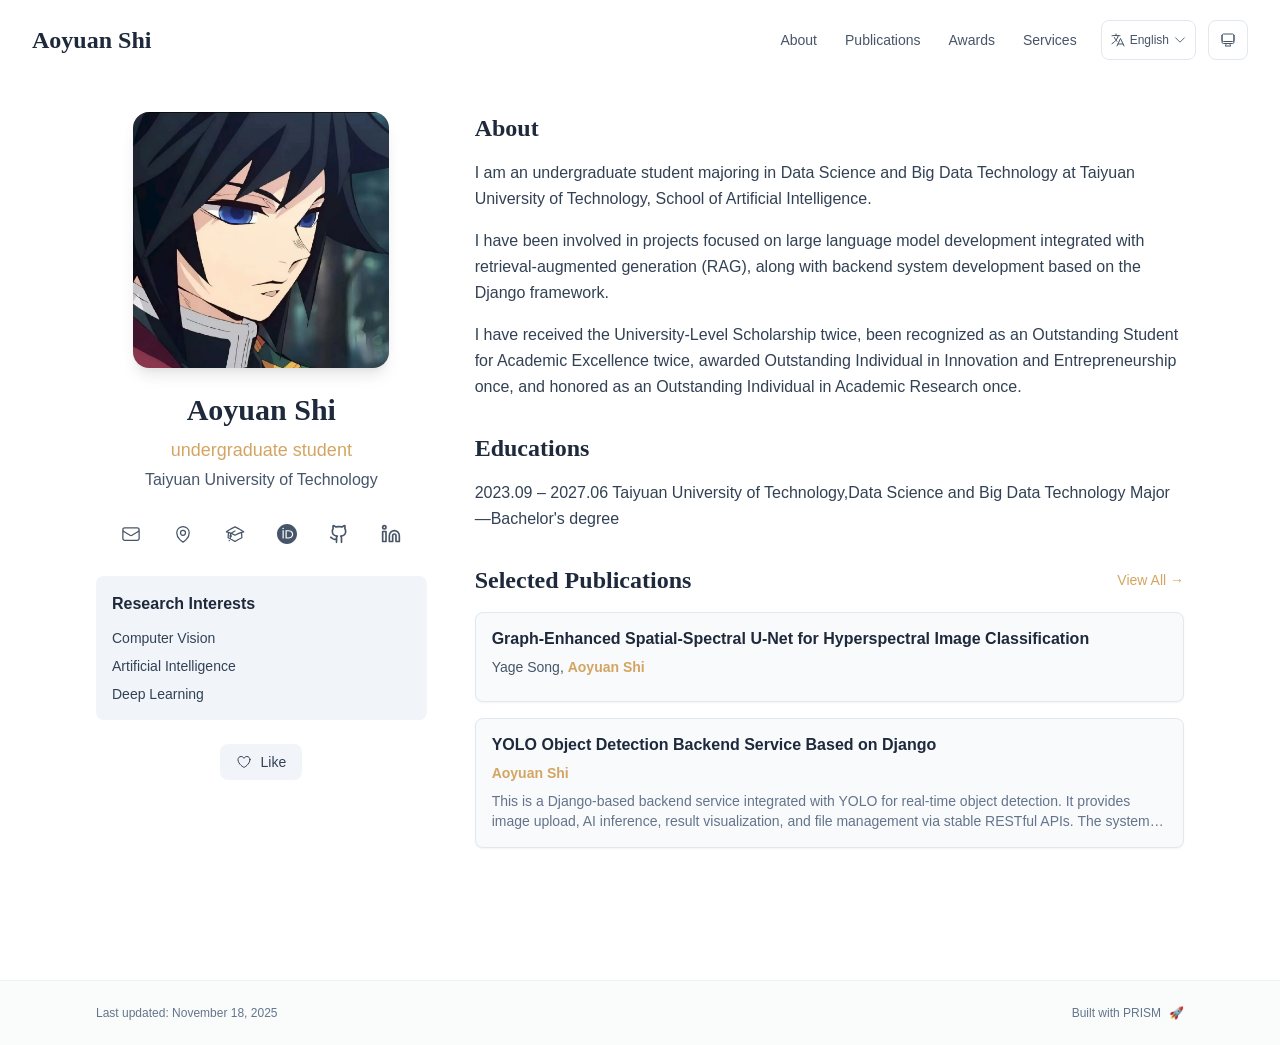
<file: index.html>
<!DOCTYPE html><html lang="en" class="scroll-smooth"><head><meta charSet="utf-8"/><meta name="viewport" content="width=device-width, initial-scale=1"/><link rel="preload" as="image" href="/bio.jpg"/><link rel="stylesheet" href="/_next/static/css/78c4370b96c05382.css" data-precedence="next"/><link rel="preload" as="script" fetchPriority="low" href="/_next/static/chunks/webpack-af78f5c2c11af041.js"/><script src="/_next/static/chunks/4bd1b696-70b6d399998de86a.js" async=""></script><script src="/_next/static/chunks/684-5aaa8290a129f299.js" async=""></script><script src="/_next/static/chunks/main-app-479bc42736169e68.js" async=""></script><script src="/_next/static/chunks/461-a9a5d7b05a71d978.js" async=""></script><script src="/_next/static/chunks/874-6cc630662f3664af.js" async=""></script><script src="/_next/static/chunks/291-e39730cc9327e39b.js" async=""></script><script src="/_next/static/chunks/app/layout-06cda5ab63d5f60a.js" async=""></script><script src="/_next/static/chunks/178-595a94b9af1e67b5.js" async=""></script><script src="/_next/static/chunks/748-97f90665cfe632a2.js" async=""></script><script src="/_next/static/chunks/app/page-14cb04c5182127f5.js" async=""></script><link rel="icon" href="/favicon.svg" type="image/svg+xml"/><link rel="dns-prefetch" href="https://jialeliu.com"/><link rel="preconnect" href="https://jialeliu.com" crossorigin=""/><link rel="preload" as="font" type="font/woff2" href="https://jialeliu.com/fonts/georgiab.woff2" crossorigin=""/><script>
              try {
                const theme = localStorage.getItem('theme-storage');
                const parsed = theme ? JSON.parse(theme) : null;
                const setting = parsed?.state?.theme || 'system';
                const prefersDark = typeof window !== 'undefined' && window.matchMedia && window.matchMedia('(prefers-color-scheme: dark)').matches;
                const effective = setting === 'dark' ? 'dark' : (setting === 'light' ? 'light' : (prefersDark ? 'dark' : 'light'));
                var root = document.documentElement;
                root.classList.add(effective);
                root.setAttribute('data-theme', effective);
              } catch (e) {
                var root = document.documentElement;
                root.classList.add('light');
                root.setAttribute('data-theme', 'light');
              }
            </script><script>
    try {
      const cfg = {"enabled":true,"locales":["zh","en"],"defaultLocale":"en","mode":"auto","fixedLocale":"en","persist":true,"switcher":true,"labels":{"zh":"中文","en":"English"}};
      const storageKey = 'locale-storage';
      const normalize = (value) => typeof value === 'string' ? value.trim().replace('_', '-').toLowerCase() : '';
      const matchLocale = (candidate) => {
        const normalized = normalize(candidate);
        if (!normalized) return null;
        if (cfg.locales.includes(normalized)) return normalized;
        const language = normalized.split('-')[0];
        if (cfg.locales.includes(language)) return language;
        return null;
      };

      let resolved = null;

      if (cfg.persist) {
        resolved = matchLocale(localStorage.getItem(storageKey));
      }

      if (!resolved) {
        if (cfg.mode === 'fixed') {
          resolved = cfg.fixedLocale;
        } else {
          resolved = matchLocale(navigator.language);
        }
      }

      if (!resolved) {
        resolved = cfg.defaultLocale;
      }

      const root = document.documentElement;
      root.lang = resolved;
      root.setAttribute('data-locale', resolved);

      if (cfg.persist) {
        localStorage.setItem(storageKey, resolved);
      }
    } catch (e) {
      const root = document.documentElement;
      root.lang = 'en';
      root.setAttribute('data-locale', 'en');
    }
  </script><title>Aoyuan Shi</title><meta name="description" content="Aoyuan Shi&#x27;s homepage"/><meta name="author" content="Aoyuan Shi"/><meta name="keywords" content="Aoyuan Shi,PhD,Research,Taiyuan University of Technology"/><meta name="creator" content="Aoyuan Shi"/><meta name="publisher" content="Aoyuan Shi"/><meta property="og:title" content="Aoyuan Shi"/><meta property="og:description" content="Aoyuan Shi&#x27;s homepage"/><meta property="og:site_name" content="Aoyuan Shi&#x27;s Academic Website"/><meta property="og:locale" content="en_US"/><meta property="og:type" content="website"/><meta name="twitter:card" content="summary"/><meta name="twitter:title" content="Aoyuan Shi"/><meta name="twitter:description" content="Aoyuan Shi&#x27;s homepage"/><link rel="icon" href="/favicon.svg"/><script>document.querySelectorAll('body link[rel="icon"], body link[rel="apple-touch-icon"]').forEach(el => document.head.appendChild(el))</script><script src="/_next/static/chunks/polyfills-42372ed130431b0a.js" noModule=""></script></head><body class="font-sans antialiased"><div style="visibility:hidden"><nav class="fixed top-0 left-0 right-0 z-50" data-headlessui-state=""><div class="transition-all duration-300 ease-out bg-transparent" style="transform:translateY(-100px)"><div class="max-w-7xl mx-auto px-4 sm:px-6 lg:px-8"><div class="flex justify-between items-center h-16 lg:h-20"><div class="flex-shrink-0" tabindex="0"><a class="text-xl lg:text-2xl font-serif font-semibold text-primary hover:text-accent transition-colors duration-200" href="/">Aoyuan Shi</a></div><div class="hidden lg:block"><div class="ml-10 flex items-center space-x-3"><div class="relative flex items-baseline space-x-1"><a data-nav-href="/" class="relative px-3 py-2 text-sm font-medium rounded-lg transition-colors duration-150 text-primary" href="/">About</a><a data-nav-href="/publications" class="relative px-3 py-2 text-sm font-medium rounded-lg transition-colors duration-150 text-neutral-600" href="/publications/">Publications</a><a data-nav-href="/awards" class="relative px-3 py-2 text-sm font-medium rounded-lg transition-colors duration-150 text-neutral-600" href="/awards/">Awards</a><a data-nav-href="/services" class="relative px-3 py-2 text-sm font-medium rounded-lg transition-colors duration-150 text-neutral-600" href="/services/">Services</a></div><div class="flex items-center justify-center w-14 h-10 rounded-lg border border-neutral-200 dark:border-[rgba(148,163,184,0.24)] bg-background dark:bg-neutral-800"><div class="w-6 h-4 rounded bg-neutral-300 animate-pulse"></div></div><div class="flex items-center justify-center w-10 h-10 rounded-lg border border-neutral-200 dark:border-[rgba(148,163,184,0.24)] bg-background dark:bg-neutral-800"><div class="w-4 h-4 rounded-full bg-neutral-300 animate-pulse"></div></div></div></div><div class="lg:hidden flex items-center space-x-2"><div class="flex items-center justify-center w-14 h-10 rounded-lg border border-neutral-200 dark:border-[rgba(148,163,184,0.24)] bg-background dark:bg-neutral-800"><div class="w-6 h-4 rounded bg-neutral-300 animate-pulse"></div></div><div class="flex items-center justify-center w-10 h-10 rounded-lg border border-neutral-200 dark:border-[rgba(148,163,184,0.24)] bg-background dark:bg-neutral-800"><div class="w-4 h-4 rounded-full bg-neutral-300 animate-pulse"></div></div><button class="inline-flex items-center justify-center p-2 rounded-md text-neutral-600 hover:text-primary hover:bg-neutral-100 dark:hover:bg-neutral-800 focus:outline-none focus:ring-2 focus:ring-inset focus:ring-accent transition-colors duration-200" id="headlessui-disclosure-button-«R7pdb»" type="button" aria-expanded="false" data-headlessui-state=""><span class="sr-only">Open main menu</span><div><svg xmlns="http://www.w3.org/2000/svg" fill="none" viewBox="0 0 24 24" stroke-width="1.5" stroke="currentColor" aria-hidden="true" data-slot="icon" class="block h-6 w-6"><path stroke-linecap="round" stroke-linejoin="round" d="M3.75 6.75h16.5M3.75 12h16.5m-16.5 5.25h16.5"></path></svg></div></button></div></div></div></div></nav><main class="min-h-screen pt-16 lg:pt-20"><div class="max-w-6xl mx-auto px-4 sm:px-6 lg:px-8 py-8 bg-background min-h-screen"><div class="grid grid-cols-1 lg:grid-cols-3 gap-12"><div class="lg:col-span-1"><div class="sticky top-8" style="opacity:0;transform:translateY(20px)"><div class="w-64 h-64 mx-auto mb-6 rounded-2xl overflow-hidden shadow-lg hover:shadow-xl transition-all duration-200 hover:scale-105"><img alt="Aoyuan Shi" width="256" height="256" decoding="async" data-nimg="1" class="w-full h-full object-cover object-[32%_center]" style="color:transparent" src="/bio.jpg"/></div><div class="text-center mb-6"><h1 class="text-3xl font-serif font-bold text-primary mb-2">Aoyuan Shi</h1><p class="text-lg text-accent font-medium mb-1">undergraduate student</p><p class="text-neutral-600 mb-2">Taiyuan University of Technology</p></div><div class="flex flex-wrap justify-center gap-3 sm:gap-4 mb-6 relative px-2"><div class="relative"><button class="p-2 sm:p-2 transition-colors duration-200 text-neutral-600 dark:text-neutral-400 hover:text-accent" aria-label="Email"><svg xmlns="http://www.w3.org/2000/svg" fill="none" viewBox="0 0 24 24" stroke-width="1.5" stroke="currentColor" aria-hidden="true" data-slot="icon" class="h-5 w-5"><path stroke-linecap="round" stroke-linejoin="round" d="M21.75 6.75v10.5a2.25 2.25 0 0 1-2.25 2.25h-15a2.25 2.25 0 0 1-2.25-2.25V6.75m19.5 0A2.25 2.25 0 0 0 19.5 4.5h-15a2.25 2.25 0 0 0-2.25 2.25m19.5 0v.243a2.25 2.25 0 0 1-1.07 1.916l-7.5 4.615a2.25 2.25 0 0 1-2.36 0L3.32 8.91a2.25 2.25 0 0 1-1.07-1.916V6.75"></path></svg></button></div><div class="relative"><button class="p-2 sm:p-2 transition-colors duration-200 text-neutral-600 dark:text-neutral-400 hover:text-accent" aria-label="Location"><svg xmlns="http://www.w3.org/2000/svg" fill="none" viewBox="0 0 24 24" stroke-width="1.5" stroke="currentColor" aria-hidden="true" data-slot="icon" class="h-5 w-5"><path stroke-linecap="round" stroke-linejoin="round" d="M15 10.5a3 3 0 1 1-6 0 3 3 0 0 1 6 0Z"></path><path stroke-linecap="round" stroke-linejoin="round" d="M19.5 10.5c0 7.142-7.5 11.25-7.5 11.25S4.5 17.642 4.5 10.5a7.5 7.5 0 1 1 15 0Z"></path></svg></button></div><a href="https://scholar.google.com" target="_blank" rel="noopener noreferrer" class="p-2 sm:p-2 text-neutral-600 dark:text-neutral-400 hover:text-accent transition-colors duration-200" aria-label="Google Scholar"><svg xmlns="http://www.w3.org/2000/svg" fill="none" viewBox="0 0 24 24" stroke-width="1.5" stroke="currentColor" aria-hidden="true" data-slot="icon" class="h-5 w-5"><path stroke-linecap="round" stroke-linejoin="round" d="M4.26 10.147a60.438 60.438 0 0 0-.491 6.347A48.62 48.62 0 0 1 12 20.904a48.62 48.62 0 0 1 8.232-4.41 60.46 60.46 0 0 0-.491-6.347m-15.482 0a50.636 50.636 0 0 0-2.658-.813A59.906 59.906 0 0 1 12 3.493a59.903 59.903 0 0 1 10.399 5.84c-.896.248-1.783.52-2.658.814m-15.482 0A50.717 50.717 0 0 1 12 13.489a50.702 50.702 0 0 1 7.74-3.342M6.75 15a.75.75 0 1 0 0-1.5.75.75 0 0 0 0 1.5Zm0 0v-3.675A55.378 55.378 0 0 1 12 8.443m-7.007 11.55A5.981 5.981 0 0 0 6.75 15.75v-1.5"></path></svg></a><a href="https://orcid.org" target="_blank" rel="noopener noreferrer" class="p-2 sm:p-2 text-neutral-600 dark:text-neutral-400 hover:text-accent transition-colors duration-200" aria-label="ORCID"><svg viewBox="0 0 24 24" fill="currentColor" class="h-5 w-5" xmlns="http://www.w3.org/2000/svg"><path d="M12 0C5.372 0 0 5.372 0 12s5.372 12 12 12 12-5.372 12-12S18.628 0 12 0zM7.369 4.378c.525 0 .947.431.947.947s-.422.947-.947.947a.95.95 0 0 1-.947-.947c0-.525.422-.947.947-.947zm-.722 3.038h1.444v10.041H6.647V7.416zm3.562 0h3.9c3.712 0 5.344 2.653 5.344 5.025 0 2.578-2.016 5.025-5.325 5.025h-3.919V7.416zm1.444 1.303v7.444h2.297c3.272 0 4.022-2.484 4.022-3.722 0-2.016-1.284-3.722-4.097-3.722h-2.222z"></path></svg></a><a href="https://github.com" target="_blank" rel="noopener noreferrer" class="p-2 sm:p-2 text-neutral-600 dark:text-neutral-400 hover:text-accent transition-colors duration-200" aria-label="GitHub"><svg xmlns="http://www.w3.org/2000/svg" width="24" height="24" viewBox="0 0 24 24" fill="none" stroke="currentColor" stroke-width="2" stroke-linecap="round" stroke-linejoin="round" class="lucide lucide-github h-5 w-5" aria-hidden="true"><path d="M15 22v-4a4.8 4.8 0 0 0-1-3.5c3 0 6-2 6-5.5.08-1.25-.27-2.48-1-3.5.28-1.15.28-2.35 0-3.5 0 0-1 0-3 1.5-2.64-.5-5.36-.5-8 0C6 2 5 2 5 2c-.3 1.15-.3 2.35 0 3.5A5.403 5.403 0 0 0 4 9c0 3.5 3 5.5 6 5.5-.39.49-.68 1.05-.85 1.65-.17.6-.22 1.23-.15 1.85v4"></path><path d="M9 18c-4.51 2-5-2-7-2"></path></svg></a><a href="https://linkedin.com" target="_blank" rel="noopener noreferrer" class="p-2 sm:p-2 text-neutral-600 dark:text-neutral-400 hover:text-accent transition-colors duration-200" aria-label="LinkedIn"><svg xmlns="http://www.w3.org/2000/svg" width="24" height="24" viewBox="0 0 24 24" fill="none" stroke="currentColor" stroke-width="2" stroke-linecap="round" stroke-linejoin="round" class="lucide lucide-linkedin h-5 w-5" aria-hidden="true"><path d="M16 8a6 6 0 0 1 6 6v7h-4v-7a2 2 0 0 0-2-2 2 2 0 0 0-2 2v7h-4v-7a6 6 0 0 1 6-6z"></path><rect width="4" height="12" x="2" y="9"></rect><circle cx="4" cy="4" r="2"></circle></svg></a></div><div class="bg-neutral-100 dark:bg-neutral-800 rounded-lg p-4 mb-6 hover:shadow-lg transition-all duration-200 hover:scale-[1.02]"><h3 class="font-semibold text-primary mb-3">Research Interests</h3><div class="space-y-2 text-sm text-neutral-700 dark:text-neutral-500"><div>Computer Vision</div><div>Artificial Intelligence</div><div>Deep Learning</div></div></div><div class="flex justify-center"><div class="relative"><button class="flex items-center space-x-2 px-4 py-2 rounded-lg font-medium text-sm transition-all duration-200 bg-neutral-100 dark:bg-neutral-800 text-neutral-700 dark:text-neutral-500 hover:bg-red-50 dark:hover:bg-red-900/20 hover:text-red-600 dark:hover:text-red-400 cursor-pointer" tabindex="0"><svg xmlns="http://www.w3.org/2000/svg" fill="none" viewBox="0 0 24 24" stroke-width="1.5" stroke="currentColor" aria-hidden="true" data-slot="icon" class="h-4 w-4"><path stroke-linecap="round" stroke-linejoin="round" d="M21 8.25c0-2.485-2.099-4.5-4.688-4.5-1.935 0-3.597 1.126-4.312 2.733-.715-1.607-2.377-2.733-4.313-2.733C5.1 3.75 3 5.765 3 8.25c0 7.22 9 12 9 12s9-4.78 9-12Z"></path></svg><span>Like</span></button></div></div></div></div><div class="lg:col-span-2 space-y-8"><section id="about" class="scroll-mt-24 space-y-8"><section style="opacity:0;transform:translateY(20px)"><h2 class="text-2xl font-serif font-bold text-primary mb-4">About</h2><div class="text-neutral-700 dark:text-neutral-600 leading-relaxed"><p class="mb-4 last:mb-0">I am an undergraduate student majoring in Data Science and Big Data Technology at Taiyuan University of Technology, School of Artificial Intelligence.</p>
<p class="mb-4 last:mb-0">I have been involved in projects focused on large language model development integrated with retrieval-augmented generation (RAG), along with backend system development based on the Django framework.</p>
<p class="mb-4 last:mb-0">I have received the University-Level Scholarship twice, been recognized as an Outstanding Student for Academic Excellence twice, awarded Outstanding Individual in Innovation and Entrepreneurship once, and honored as an Outstanding Individual in Academic Research once.</p></div></section><section style="opacity:0;transform:translateY(20px)"><h2 class="text-2xl font-serif font-bold text-primary mb-4">Educations</h2><div class="text-neutral-700 dark:text-neutral-600 leading-relaxed"><p class="mb-4 last:mb-0">2023.09 – 2027.06    Taiyuan University of Technology,Data Science and Big Data Technology Major—Bachelor&#x27;s degree</p></div></section><section style="opacity:0;transform:translateY(20px)"><div class="flex items-center justify-between mb-4"><h2 class="text-2xl font-serif font-bold text-primary">Selected Publications</h2><a class="text-accent hover:text-accent-dark text-sm font-medium transition-all duration-200 rounded hover:bg-accent/10 hover:shadow-sm" href="/publications/">View All<!-- --> →</a></div><div class="space-y-4"><div class="bg-neutral-50 dark:bg-neutral-800 p-4 rounded-lg shadow-sm border border-neutral-200 dark:border-[rgba(148,163,184,0.24)] hover:shadow-lg transition-all duration-200 hover:scale-[1.02]" style="opacity:0;transform:translateY(20px)"><h3 class="font-semibold text-primary mb-2 leading-tight">Graph-Enhanced Spatial-Spectral U-Net for Hyperspectral Image Classification</h3><p class="text-sm text-neutral-600 dark:text-neutral-500 mb-1"><span><span class=" ">Yage Song</span>, </span><span><span class="font-semibold text-accent ">Aoyuan Shi</span></span></p><p class="text-sm text-neutral-600 dark:text-neutral-500 mb-2"></p></div><div class="bg-neutral-50 dark:bg-neutral-800 p-4 rounded-lg shadow-sm border border-neutral-200 dark:border-[rgba(148,163,184,0.24)] hover:shadow-lg transition-all duration-200 hover:scale-[1.02]" style="opacity:0;transform:translateY(20px)"><h3 class="font-semibold text-primary mb-2 leading-tight">YOLO Object Detection Backend Service Based on Django</h3><p class="text-sm text-neutral-600 dark:text-neutral-500 mb-1"><span><span class="font-semibold text-accent ">Aoyuan Shi</span></span></p><p class="text-sm text-neutral-600 dark:text-neutral-500 mb-2"></p><p class="text-sm text-neutral-500 dark:text-neutral-500 line-clamp-2">This is a Django-based backend service integrated with YOLO for real-time object detection. It provides image upload, AI inference, result visualization, and file management via stable RESTful APIs. The system supports fast deployment and convenient front-end docking for intelligent vision applications.</p></div></div></section></section></div></div></div><!--$--><!--/$--><!--$--><!--/$--></main><footer class="border-t border-neutral-200/50 bg-neutral-50/50 dark:bg-neutral-900/50 dark:border-neutral-700/50"><div class="max-w-6xl mx-auto px-4 sm:px-6 lg:px-8 py-6"><div class="flex flex-col sm:flex-row justify-between items-center gap-2"><p class="text-xs text-neutral-500">Last updated<!-- -->: <!-- -->November 18, 2025</p><p class="text-xs text-neutral-500 flex items-center"><a href="https://github.com/xyjoey/PRISM" target="_blank" rel="noopener noreferrer">Built with PRISM</a><span class="ml-2">🚀</span></p></div></div></footer></div><script src="/_next/static/chunks/webpack-af78f5c2c11af041.js" async=""></script><script>(self.__next_f=self.__next_f||[]).push([0])</script><script>self.__next_f.push([1,"1:\"$Sreact.fragment\"\n3:I[3719,[\"461\",\"static/chunks/461-a9a5d7b05a71d978.js\",\"874\",\"static/chunks/874-6cc630662f3664af.js\",\"291\",\"static/chunks/291-e39730cc9327e39b.js\",\"177\",\"static/chunks/app/layout-06cda5ab63d5f60a.js\"],\"ThemeProvider\"]\n4:I[310,[\"461\",\"static/chunks/461-a9a5d7b05a71d978.js\",\"874\",\"static/chunks/874-6cc630662f3664af.js\",\"291\",\"static/chunks/291-e39730cc9327e39b.js\",\"177\",\"static/chunks/app/layout-06cda5ab63d5f60a.js\"],\"LocaleProvider\"]\n5:I[4574,[\"461\",\"static/chunks/461-a9a5d7b05a71d978.js\",\"874\",\"static/chunks/874-6cc630662f3664af.js\",\"291\",\"static/chunks/291-e39730cc9327e39b.js\",\"177\",\"static/chunks/app/layout-06cda5ab63d5f60a.js\"],\"default\"]\n6:I[7555,[],\"\"]\n7:I[1295,[],\"\"]\n8:I[2548,[\"461\",\"static/chunks/461-a9a5d7b05a71d978.js\",\"874\",\"static/chunks/874-6cc630662f3664af.js\",\"291\",\"static/chunks/291-e39730cc9327e39b.js\",\"177\",\"static/chunks/app/layout-06cda5ab63d5f60a.js\"],\"default\"]\n9:I[6613,[\"461\",\"static/chunks/461-a9a5d7b05a71d978.js\",\"178\",\"static/chunks/178-595a94b9af1e67b5.js\",\"874\",\"static/chunks/874-6cc630662f3664af.js\",\"748\",\"static/chunks/748-97f90665cfe632a2.js\",\"974\",\"static/chunks/app/page-14cb04c5182127f5.js\"],\"default\"]\ne:I[9665,[],\"MetadataBoundary\"]\n10:I[9665,[],\"OutletBoundary\"]\n13:I[4911,[],\"AsyncMetadataOutlet\"]\n15:I[9665,[],\"ViewportBoundary\"]\n17:I[6614,[],\"\"]\n:HL[\"/_next/static/css/78c4370b96c05382.css\",\"style\"]\n2:T590,\n    try {\n      const cfg = {\"enabled\":true,\"locales\":[\"zh\",\"en\"],\"defaultLocale\":\"en\",\"mode\":\"auto\",\"fixedLocale\":\"en\",\"persist\":true,\"switcher\":true,\"labels\":{\"zh\":\"中文\",\"en\":\"English\"}};\n      const storageKey = 'locale-storage';\n      const normalize = (value) =\u003e typeof value === 'string' ? value.trim().replace('_', '-').toLowerCase() : '';\n      const matchLocale = (candidate) =\u003e {\n        const normalized = normalize(candidate);\n        if (!normalized) return null;\n        if (cfg.locales.includes(normalized)) return normalized;\n        const language = normalized.split('-')[0];\n        if (cfg.locales.includes(language)) return language;\n      "])</script><script>self.__next_f.push([1,"  return null;\n      };\n\n      let resolved = null;\n\n      if (cfg.persist) {\n        resolved = matchLocale(localStorage.getItem(storageKey));\n      }\n\n      if (!resolved) {\n        if (cfg.mode === 'fixed') {\n          resolved = cfg.fixedLocale;\n        } else {\n          resolved = matchLocale(navigator.language);\n        }\n      }\n\n      if (!resolved) {\n        resolved = cfg.defaultLocale;\n      }\n\n      const root = document.documentElement;\n      root.lang = resolved;\n      root.setAttribute('data-locale', resolved);\n\n      if (cfg.persist) {\n        localStorage.setItem(storageKey, resolved);\n      }\n    } catch (e) {\n      const root = document.documentElement;\n      root.lang = 'en';\n      root.setAttribute('data-locale', 'en');\n    }\n  a:T567,Hyperspectral image (HSI) classification demands the sophisticated modeling of both intricate spatial contexts and long-range spectral dependencies. Prevailing methods, however, struggle with a fundamental trade-off: Convolutional Neural Networks (CNNs) exhibit spectral myopia due to their local receptive fields; Graph Neural Networks (GNNs) applied spatially can disrupt image integrity and incur prohibitive costs; and Transformers, while adept at capturing global dependencies, often struggle with quadratic complexity and data-hungry nature, limiting their scalability for HSI tasks. To resolve this, we propose S²G-UNet, a unified framework architected for synergistic spatial-spectral feature learning. S²G-UNet introduces three key innovations: (1) a Hierarchical Hybrid Feature Encoder (HHFE) that captures rich, multi-scale spatial features; (2) a Spectral Graph Refinement Module (SGRM), positioned at the network bottleneck, which uniquely models spectral bands as graph nodes to explicitly capture global inter-band correlations via graph attention; and (3) a Feature-Guided Interaction Module (FGIM) that ensures robust bidirectional semantic alignment between encoder and decoder pathways. Extensive experiments on three benchmark datasets demonstrate that S²G-U"])</script><script>self.__next_f.push([1,"Net substantially outperforms contemporary methods, validating the efficacy of its synergistic design.b:T6d2,@article{song_graph-enhanced_nodate,\n  title = {Graph-{Enhanced} {Spatial}-{Spectral} {U}-{Net} for {Hyperspectral} {Image} {Classification}},\n  abstract = {Hyperspectral image (HSI) classification demands the sophisticated modeling of both intricate spatial contexts and long-range spectral dependencies. Prevailing methods, however, struggle with a fundamental trade-off: Convolutional Neural Networks (CNNs) exhibit spectral myopia due to their local receptive fields; Graph Neural Networks (GNNs) applied spatially can disrupt image integrity and incur prohibitive costs; and Transformers, while adept at capturing global dependencies, often struggle with quadratic complexity and data-hungry nature, limiting their scalability for HSI tasks. To resolve this, we propose S²G-UNet, a unified framework architected for synergistic spatial-spectral feature learning. S²G-UNet introduces three key innovations: (1) a Hierarchical Hybrid Feature Encoder (HHFE) that captures rich, multi-scale spatial features; (2) a Spectral Graph Refinement Module (SGRM), positioned at the network bottleneck, which uniquely models spectral bands as graph nodes to explicitly capture global inter-band correlations via graph attention; and (3) a Feature-Guided Interaction Module (FGIM) that ensures robust bidirectional semantic alignment between encoder and decoder pathways. Extensive experiments on three benchmark datasets demonstrate that S²G-UNet substantially outperforms contemporary methods, validating the efficacy of its synergistic design.},\n  language = {en},\n  year = {2025},\n  author = {Yage Song and Aoyuan Shi},\n  file = {PDF:files/5/Song - Graph-Enhanced Spatial-Spectral U-Net for Hyperspectral Image Classification.pdf:application/pdf}\n}c:T567,Hyperspectral image (HSI) classification demands the sophisticated modeling of both intricate spatial contexts and long-range spectral dependencies. Prevailing methods, however, struggle"])</script><script>self.__next_f.push([1," with a fundamental trade-off: Convolutional Neural Networks (CNNs) exhibit spectral myopia due to their local receptive fields; Graph Neural Networks (GNNs) applied spatially can disrupt image integrity and incur prohibitive costs; and Transformers, while adept at capturing global dependencies, often struggle with quadratic complexity and data-hungry nature, limiting their scalability for HSI tasks. To resolve this, we propose S²G-UNet, a unified framework architected for synergistic spatial-spectral feature learning. S²G-UNet introduces three key innovations: (1) a Hierarchical Hybrid Feature Encoder (HHFE) that captures rich, multi-scale spatial features; (2) a Spectral Graph Refinement Module (SGRM), positioned at the network bottleneck, which uniquely models spectral bands as graph nodes to explicitly capture global inter-band correlations via graph attention; and (3) a Feature-Guided Interaction Module (FGIM) that ensures robust bidirectional semantic alignment between encoder and decoder pathways. Extensive experiments on three benchmark datasets demonstrate that S²G-UNet substantially outperforms contemporary methods, validating the efficacy of its synergistic design.d:T6d2,@article{song_graph-enhanced_nodate,\n  title = {Graph-{Enhanced} {Spatial}-{Spectral} {U}-{Net} for {Hyperspectral} {Image} {Classification}},\n  abstract = {Hyperspectral image (HSI) classification demands the sophisticated modeling of both intricate spatial contexts and long-range spectral dependencies. Prevailing methods, however, struggle with a fundamental trade-off: Convolutional Neural Networks (CNNs) exhibit spectral myopia due to their local receptive fields; Graph Neural Networks (GNNs) applied spatially can disrupt image integrity and incur prohibitive costs; and Transformers, while adept at capturing global dependencies, often struggle with quadratic complexity and data-hungry nature, limiting their scalability for HSI tasks. To resolve this, we propose S²G-UNet, a unified framework architected for synergistic spatial-sp"])</script><script>self.__next_f.push([1,"ectral feature learning. S²G-UNet introduces three key innovations: (1) a Hierarchical Hybrid Feature Encoder (HHFE) that captures rich, multi-scale spatial features; (2) a Spectral Graph Refinement Module (SGRM), positioned at the network bottleneck, which uniquely models spectral bands as graph nodes to explicitly capture global inter-band correlations via graph attention; and (3) a Feature-Guided Interaction Module (FGIM) that ensures robust bidirectional semantic alignment between encoder and decoder pathways. Extensive experiments on three benchmark datasets demonstrate that S²G-UNet substantially outperforms contemporary methods, validating the efficacy of its synergistic design.},\n  language = {en},\n  year = {2025},\n  author = {Yage Song and Aoyuan Shi},\n  file = {PDF:files/5/Song - Graph-Enhanced Spatial-Spectral U-Net for Hyperspectral Image Classification.pdf:application/pdf}\n}"])</script><script>self.__next_f.push([1,"0:{\"P\":null,\"b\":\"4FcUEV9wpQqeiVip3p1Sm\",\"p\":\"\",\"c\":[\"\",\"\"],\"i\":false,\"f\":[[[\"\",{\"children\":[\"__PAGE__\",{}]},\"$undefined\",\"$undefined\",true],[\"\",[\"$\",\"$1\",\"c\",{\"children\":[[[\"$\",\"link\",\"0\",{\"rel\":\"stylesheet\",\"href\":\"/_next/static/css/78c4370b96c05382.css\",\"precedence\":\"next\",\"crossOrigin\":\"$undefined\",\"nonce\":\"$undefined\"}]],[\"$\",\"html\",null,{\"lang\":\"en\",\"className\":\"scroll-smooth\",\"suppressHydrationWarning\":true,\"children\":[[\"$\",\"head\",null,{\"children\":[[\"$\",\"link\",null,{\"rel\":\"icon\",\"href\":\"/favicon.svg\",\"type\":\"image/svg+xml\"}],[\"$\",\"link\",null,{\"rel\":\"dns-prefetch\",\"href\":\"https://jialeliu.com\"}],[\"$\",\"link\",null,{\"rel\":\"preconnect\",\"href\":\"https://jialeliu.com\",\"crossOrigin\":\"\"}],[\"$\",\"link\",null,{\"rel\":\"preload\",\"as\":\"font\",\"type\":\"font/woff2\",\"href\":\"https://jialeliu.com/fonts/georgiab.woff2\",\"crossOrigin\":\"\"}],[\"$\",\"script\",null,{\"dangerouslySetInnerHTML\":{\"__html\":\"\\n              try {\\n                const theme = localStorage.getItem('theme-storage');\\n                const parsed = theme ? JSON.parse(theme) : null;\\n                const setting = parsed?.state?.theme || 'system';\\n                const prefersDark = typeof window !== 'undefined' \u0026\u0026 window.matchMedia \u0026\u0026 window.matchMedia('(prefers-color-scheme: dark)').matches;\\n                const effective = setting === 'dark' ? 'dark' : (setting === 'light' ? 'light' : (prefersDark ? 'dark' : 'light'));\\n                var root = document.documentElement;\\n                root.classList.add(effective);\\n                root.setAttribute('data-theme', effective);\\n              } catch (e) {\\n                var root = document.documentElement;\\n                root.classList.add('light');\\n                root.setAttribute('data-theme', 'light');\\n              }\\n            \"}}],[\"$\",\"script\",null,{\"dangerouslySetInnerHTML\":{\"__html\":\"$2\"}}]]}],[\"$\",\"body\",null,{\"className\":\"font-sans antialiased\",\"children\":[\"$\",\"$L3\",null,{\"children\":[\"$\",\"$L4\",null,{\"config\":{\"enabled\":true,\"locales\":[\"zh\",\"en\"],\"defaultLocale\":\"en\",\"mode\":\"auto\",\"fixedLocale\":\"en\",\"persist\":true,\"switcher\":true,\"labels\":{\"zh\":\"中文\",\"en\":\"English\"}},\"children\":[[\"$\",\"$L5\",null,{\"items\":[{\"title\":\"About\",\"type\":\"page\",\"target\":\"about\",\"href\":\"/\"},{\"title\":\"Publications\",\"type\":\"page\",\"target\":\"publications\",\"href\":\"/publications\"},{\"title\":\"Awards\",\"type\":\"page\",\"target\":\"awards\",\"href\":\"/awards\"},{\"title\":\"Services\",\"type\":\"page\",\"target\":\"services\",\"href\":\"/services\"}],\"siteTitle\":\"Aoyuan Shi\",\"enableOnePageMode\":false,\"i18n\":\"$0:f:0:1:1:props:children:1:props:children:1:props:children:props:children:props:config\",\"itemsByLocale\":{\"zh\":[{\"title\":\"关于我\",\"type\":\"page\",\"target\":\"about\",\"href\":\"/\"},{\"title\":\"论文\",\"type\":\"page\",\"target\":\"publications\",\"href\":\"/publications\"},{\"title\":\"奖项\",\"type\":\"page\",\"target\":\"awards\",\"href\":\"/awards\"},{\"title\":\"服务\",\"type\":\"page\",\"target\":\"services\",\"href\":\"/services\"}],\"en\":[{\"title\":\"About\",\"type\":\"page\",\"target\":\"about\",\"href\":\"/\"},{\"title\":\"Publications\",\"type\":\"page\",\"target\":\"publications\",\"href\":\"/publications\"},{\"title\":\"Awards\",\"type\":\"page\",\"target\":\"awards\",\"href\":\"/awards\"},{\"title\":\"Services\",\"type\":\"page\",\"target\":\"services\",\"href\":\"/services\"}]},\"siteTitleByLocale\":{\"zh\":\"史傲渊\",\"en\":\"Aoyuan Shi\"}}],[\"$\",\"main\",null,{\"className\":\"min-h-screen pt-16 lg:pt-20\",\"children\":[\"$\",\"$L6\",null,{\"parallelRouterKey\":\"children\",\"error\":\"$undefined\",\"errorStyles\":\"$undefined\",\"errorScripts\":\"$undefined\",\"template\":[\"$\",\"$L7\",null,{}],\"templateStyles\":\"$undefined\",\"templateScripts\":\"$undefined\",\"notFound\":[[[\"$\",\"title\",null,{\"children\":\"404: This page could not be found.\"}],[\"$\",\"div\",null,{\"style\":{\"fontFamily\":\"system-ui,\\\"Segoe UI\\\",Roboto,Helvetica,Arial,sans-serif,\\\"Apple Color Emoji\\\",\\\"Segoe UI Emoji\\\"\",\"height\":\"100vh\",\"textAlign\":\"center\",\"display\":\"flex\",\"flexDirection\":\"column\",\"alignItems\":\"center\",\"justifyContent\":\"center\"},\"children\":[\"$\",\"div\",null,{\"children\":[[\"$\",\"style\",null,{\"dangerouslySetInnerHTML\":{\"__html\":\"body{color:#000;background:#fff;margin:0}.next-error-h1{border-right:1px solid rgba(0,0,0,.3)}@media (prefers-color-scheme:dark){body{color:#fff;background:#000}.next-error-h1{border-right:1px solid rgba(255,255,255,.3)}}\"}}],[\"$\",\"h1\",null,{\"className\":\"next-error-h1\",\"style\":{\"display\":\"inline-block\",\"margin\":\"0 20px 0 0\",\"padding\":\"0 23px 0 0\",\"fontSize\":24,\"fontWeight\":500,\"verticalAlign\":\"top\",\"lineHeight\":\"49px\"},\"children\":404}],[\"$\",\"div\",null,{\"style\":{\"display\":\"inline-block\"},\"children\":[\"$\",\"h2\",null,{\"style\":{\"fontSize\":14,\"fontWeight\":400,\"lineHeight\":\"49px\",\"margin\":0},\"children\":\"This page could not be found.\"}]}]]}]}]],[]],\"forbidden\":\"$undefined\",\"unauthorized\":\"$undefined\"}]}],[\"$\",\"$L8\",null,{\"lastUpdated\":\"November 18, 2025\",\"lastUpdatedByLocale\":{\"zh\":\"2025年11月18日\",\"en\":\"November 18, 2025\"},\"defaultLocale\":\"en\"}]]}]}]}]]}]]}],{\"children\":[\"__PAGE__\",[\"$\",\"$1\",\"c\",{\"children\":[[\"$\",\"$L9\",null,{\"dataByLocale\":{\"zh\":{\"author\":{\"name\":\"史傲渊\",\"title\":\"本科\",\"institution\":\"太原理工大学\",\"avatar\":\"/bio.jpg\"},\"social\":{\"email\":\"say78770@gmail.com\",\"location\":\"太原，中国\",\"location_url\":\"https://maps.google.com\",\"location_details\":[\"太原理工大学，\",\"太原，中国\"],\"google_scholar\":\"https://scholar.google.com\",\"orcid\":\"https://orcid.org\",\"github\":\"https://github.com\",\"linkedin\":\"https://linkedin.com\"},\"features\":{\"enable_likes\":true,\"enable_one_page_mode\":false},\"enableOnePageMode\":false,\"researchInterests\":[\"计算机视觉\",\"人工智能\",\"深度学习\"],\"pagesToShow\":[{\"type\":\"about\",\"id\":\"about\",\"sections\":[{\"id\":\"about\",\"type\":\"markdown\",\"source\":\"bio.md\",\"title\":\"关于我\",\"content\":\"我是一名在太原理工大学人工智能学院主修数据科学与大数据技术的本科生。\\n\\n我参与了以大语言模型开发为核心、结合检索增强生成（RAG）的项目，以及基于Django框架的后端系统开发。\\n\\n我曾两次获得校级奖学金，两次被评为学业优秀优秀学生，曾一次获得创新创业优秀个人奖，曾一次被评为学术科研优秀个人。\\n\"},{\"id\":\"教育经历\",\"type\":\"markdown\",\"source\":\"education.md\",\"title\":\"教育经历\",\"content\":\"2023.09 – 2027.06    太原理工大学数据科学与大数据专业-本科\\r\\n                   \"},{\"id\":\"featured_publications\",\"type\":\"publications\",\"title\":\"精选论文\",\"filter\":\"selected\",\"limit\":5,\"publications\":[{\"id\":\"song_graph-enhanced_nodate\",\"title\":\"Graph-Enhanced Spatial-Spectral U-Net for Hyperspectral Image Classification\",\"authors\":[{\"name\":\"Yage Song\",\"isHighlighted\":false,\"isCorresponding\":false,\"isCoAuthor\":false},{\"name\":\"Aoyuan Shi\",\"isHighlighted\":true,\"isCorresponding\":false,\"isCoAuthor\":false}],\"year\":2025,\"type\":\"journal\",\"status\":\"published\",\"tags\":[],\"keywords\":\"$0:f:0:1:2:children:1:props:children:0:props:dataByLocale:zh:pagesToShow:0:sections:2:publications:0:tags\",\"researchArea\":\"machine-learning\",\"journal\":\"\",\"conference\":\"\",\"abstract\":\"$a\",\"description\":\"\",\"selected\":true,\"preview\":\"1.png\",\"bibtex\":\"$b\"},{\"id\":\"smith2024constructive\",\"title\":\"YOLO Object Detection Backend Service Based on Django\",\"authors\":[{\"name\":\"Aoyuan Shi\",\"isHighlighted\":true,\"isCorresponding\":false,\"isCoAuthor\":false}],\"year\":2024,\"month\":\"6\",\"type\":\"conference\",\"status\":\"published\",\"tags\":[\"Django\",\"YOLO\",\"Object Detection\",\"Backend Service\"],\"keywords\":\"$0:f:0:1:2:children:1:props:children:0:props:dataByLocale:zh:pagesToShow:0:sections:2:publications:1:tags\",\"researchArea\":\"machine-learning\",\"journal\":\"\",\"conference\":\"\",\"code\":\"https://github.com/say-666/yolo_backend\",\"abstract\":\"\",\"description\":\"This is a Django-based backend service integrated with YOLO for real-time object detection. It provides image upload, AI inference, result visualization, and file management via stable RESTful APIs. The system supports fast deployment and convenient front-end docking for intelligent vision applications.\",\"selected\":true,\"bibtex\":\"@inproceedings{smith2024constructive,\\n  title = {YOLO Object Detection Backend Service Based on Django},\\n  author = {Aoyuan Shi},\\n  year = {2024},\\n  month = {jun},\\n  urldate = {2024-12-02}\\n}\"}]}]}]},\"en\":{\"author\":{\"name\":\"Aoyuan Shi\",\"title\":\"undergraduate student\",\"institution\":\"Taiyuan University of Technology\",\"avatar\":\"/bio.jpg\"},\"social\":{\"email\":\"say78770@gmail.com\",\"location\":\"Taiyuan, China\",\"location_url\":\"https://maps.google.com\",\"location_details\":[\"Taiyuan University of Technology\",\"Taiyuan, China\"],\"google_scholar\":\"https://scholar.google.com\",\"orcid\":\"https://orcid.org\",\"github\":\"https://github.com\",\"linkedin\":\"https://linkedin.com\"},\"features\":{\"enable_likes\":true,\"enable_one_page_mode\":false},\"enableOnePageMode\":false,\"researchInterests\":[\"Computer Vision\",\"Artificial Intelligence\",\"Deep Learning\"],\"pagesToShow\":[{\"type\":\"about\",\"id\":\"about\",\"sections\":[{\"id\":\"about\",\"type\":\"markdown\",\"source\":\"bio.md\",\"title\":\"About\",\"content\":\"I am an undergraduate student majoring in Data Science and Big Data Technology at Taiyuan University of Technology, School of Artificial Intelligence.\\n\\nI have been involved in projects focused on large language model development integrated with retrieval-augmented generation (RAG), along with backend system development based on the Django framework.\\n\\nI have received the University-Level Scholarship twice, been recognized as an Outstanding Student for Academic Excellence twice, awarded Outstanding Individual in Innovation and Entrepreneurship once, and honored as an Outstanding Individual in Academic Research once.\"},{\"id\":\"Educations\",\"type\":\"markdown\",\"source\":\"education.md\",\"title\":\"Educations\",\"content\":\"2023.09 – 2027.06    Taiyuan University of Technology,Data Science and Big Data Technology Major—Bachelor's degree\\r\\n                   \"},{\"id\":\"featured_publications\",\"type\":\"publications\",\"title\":\"Selected Publications\",\"filter\":\"selected\",\"limit\":5,\"publications\":[{\"id\":\"song_graph-enhanced_nodate\",\"title\":\"Graph-Enhanced Spatial-Spectral U-Net for Hyperspectral Image Classification\",\"authors\":[{\"name\":\"Yage Song\",\"isHighlighted\":false,\"isCorresponding\":false,\"isCoAuthor\":false},{\"name\":\"Aoyuan Shi\",\"isHighlighted\":true,\"isCorresponding\":false,\"isCoAuthor\":false}],\"year\":2025,\"type\":\"journal\",\"status\":\"published\",\"tags\":[],\"keywords\":\"$0:f:0:1:2:children:1:props:children:0:props:dataByLocale:en:pagesToShow:0:sections:2:publications:0:tags\",\"researchArea\":\"machine-learning\",\"journal\":\"\",\"conference\":\"\",\"abstract\":\"$c\",\"description\":\"\",\"selected\":true,\"preview\":\"1.png\",\"bibtex\":\"$d\"},{\"id\":\"smith2024constructive\",\"title\":\"YOLO Object Detection Backend Service Based on Django\",\"authors\":[{\"name\":\"Aoyuan Shi\",\"isHighlighted\":true,\"isCorresponding\":false,\"isCoAuthor\":false}],\"year\":2024,\"month\":\"6\",\"type\":\"conference\",\"status\":\"published\",\"tags\":[\"Django\",\"YOLO\",\"Object Detection\",\"Backend Service\"],\"keywords\":\"$0:f:0:1:2:children:1:props:children:0:props:dataByLocale:en:pagesToShow:0:sections:2:publications:1:tags\",\"researchArea\":\"machine-learning\",\"journal\":\"\",\"conference\":\"\",\"code\":\"https://github.com/say-666/yolo_backend\",\"abstract\":\"\",\"description\":\"This is a Django-based backend service integrated with YOLO for real-time object detection. It provides image upload, AI inference, result visualization, and file management via stable RESTful APIs. The system supports fast deployment and convenient front-end docking for intelligent vision applications.\",\"selected\":true,\"bibtex\":\"@inproceedings{smith2024constructive,\\n  title = {YOLO Object Detection Backend Service Based on Django},\\n  author = {Aoyuan Shi},\\n  year = {2024},\\n  month = {jun},\\n  urldate = {2024-12-02}\\n}\"}]}]}]}},\"defaultLocale\":\"en\"}],[\"$\",\"$Le\",null,{\"children\":\"$Lf\"}],null,[\"$\",\"$L10\",null,{\"children\":[\"$L11\",\"$L12\",[\"$\",\"$L13\",null,{\"promise\":\"$@14\"}]]}]]}],{},null,false]},null,false],[\"$\",\"$1\",\"h\",{\"children\":[null,[\"$\",\"$1\",\"3bNuFl0yjwMBCtZhNMWBh\",{\"children\":[[\"$\",\"$L15\",null,{\"children\":\"$L16\"}],null]}],null]}],false]],\"m\":\"$undefined\",\"G\":[\"$17\",\"$undefined\"],\"s\":false,\"S\":true}\n"])</script><script>self.__next_f.push([1,"18:\"$Sreact.suspense\"\n19:I[4911,[],\"AsyncMetadata\"]\nf:[\"$\",\"$18\",null,{\"fallback\":null,\"children\":[\"$\",\"$L19\",null,{\"promise\":\"$@1a\"}]}]\n"])</script><script>self.__next_f.push([1,"12:null\n"])</script><script>self.__next_f.push([1,"16:[[\"$\",\"meta\",\"0\",{\"charSet\":\"utf-8\"}],[\"$\",\"meta\",\"1\",{\"name\":\"viewport\",\"content\":\"width=device-width, initial-scale=1\"}]]\n11:null\n"])</script><script>self.__next_f.push([1,"1a:{\"metadata\":[[\"$\",\"title\",\"0\",{\"children\":\"Aoyuan Shi\"}],[\"$\",\"meta\",\"1\",{\"name\":\"description\",\"content\":\"Aoyuan Shi's homepage\"}],[\"$\",\"meta\",\"2\",{\"name\":\"author\",\"content\":\"Aoyuan Shi\"}],[\"$\",\"meta\",\"3\",{\"name\":\"keywords\",\"content\":\"Aoyuan Shi,PhD,Research,Taiyuan University of Technology\"}],[\"$\",\"meta\",\"4\",{\"name\":\"creator\",\"content\":\"Aoyuan Shi\"}],[\"$\",\"meta\",\"5\",{\"name\":\"publisher\",\"content\":\"Aoyuan Shi\"}],[\"$\",\"meta\",\"6\",{\"property\":\"og:title\",\"content\":\"Aoyuan Shi\"}],[\"$\",\"meta\",\"7\",{\"property\":\"og:description\",\"content\":\"Aoyuan Shi's homepage\"}],[\"$\",\"meta\",\"8\",{\"property\":\"og:site_name\",\"content\":\"Aoyuan Shi's Academic Website\"}],[\"$\",\"meta\",\"9\",{\"property\":\"og:locale\",\"content\":\"en_US\"}],[\"$\",\"meta\",\"10\",{\"property\":\"og:type\",\"content\":\"website\"}],[\"$\",\"meta\",\"11\",{\"name\":\"twitter:card\",\"content\":\"summary\"}],[\"$\",\"meta\",\"12\",{\"name\":\"twitter:title\",\"content\":\"Aoyuan Shi\"}],[\"$\",\"meta\",\"13\",{\"name\":\"twitter:description\",\"content\":\"Aoyuan Shi's homepage\"}],[\"$\",\"link\",\"14\",{\"rel\":\"icon\",\"href\":\"/favicon.svg\"}]],\"error\":null,\"digest\":\"$undefined\"}\n14:{\"metadata\":\"$1a:metadata\",\"error\":null,\"digest\":\"$undefined\"}\n"])</script></body></html>
</file>
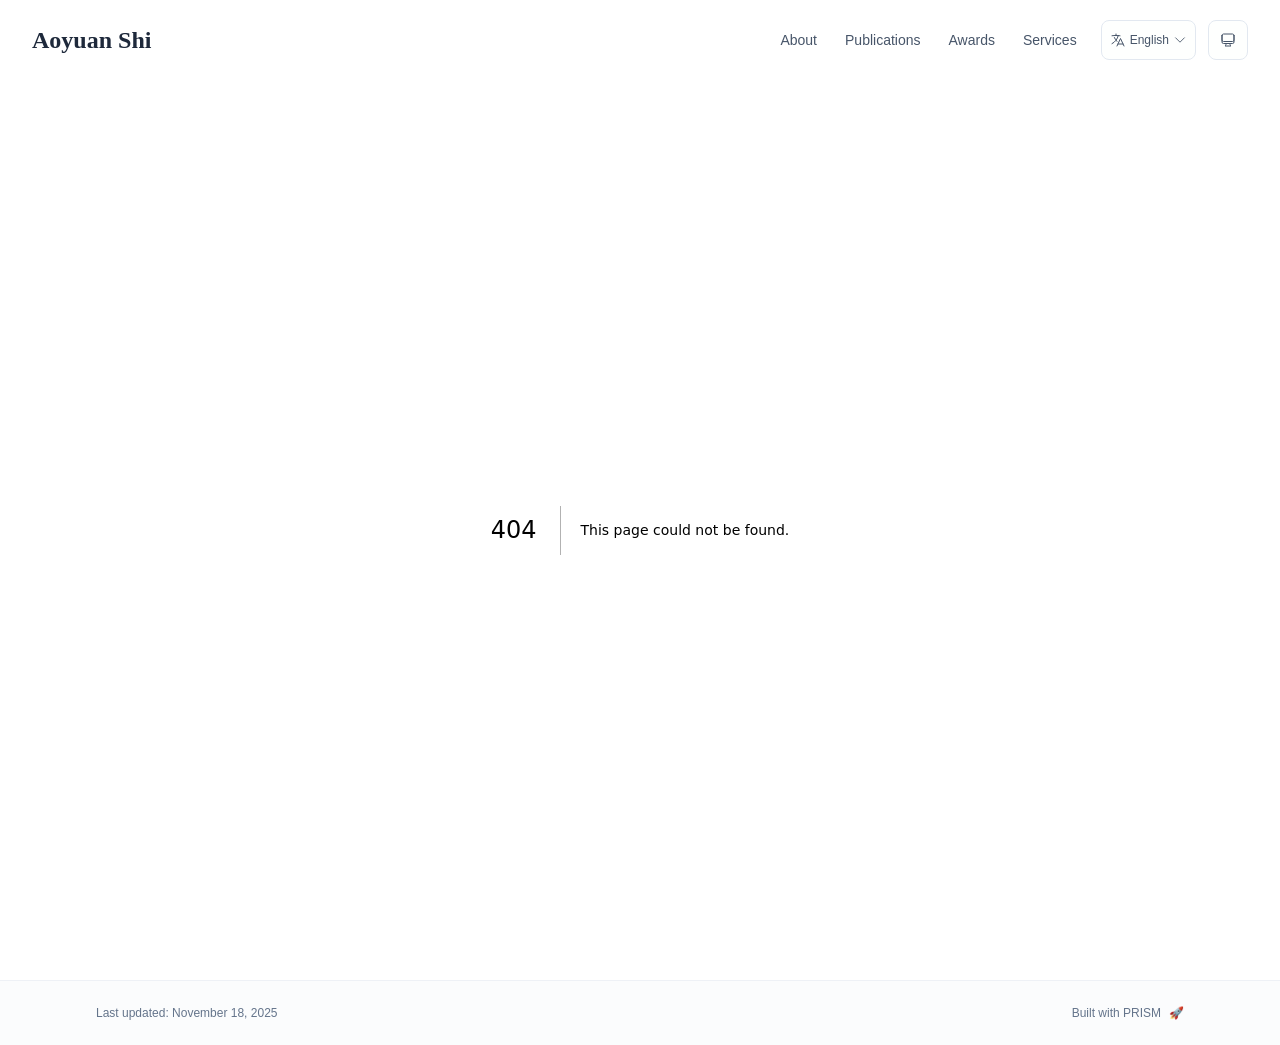
<file: 404/index.html>
<!DOCTYPE html><html lang="en" class="scroll-smooth"><head><meta charSet="utf-8"/><meta name="viewport" content="width=device-width, initial-scale=1"/><link rel="stylesheet" href="/_next/static/css/78c4370b96c05382.css" data-precedence="next"/><link rel="preload" as="script" fetchPriority="low" href="/_next/static/chunks/webpack-af78f5c2c11af041.js"/><script src="/_next/static/chunks/4bd1b696-70b6d399998de86a.js" async=""></script><script src="/_next/static/chunks/684-5aaa8290a129f299.js" async=""></script><script src="/_next/static/chunks/main-app-479bc42736169e68.js" async=""></script><script src="/_next/static/chunks/461-a9a5d7b05a71d978.js" async=""></script><script src="/_next/static/chunks/874-6cc630662f3664af.js" async=""></script><script src="/_next/static/chunks/291-e39730cc9327e39b.js" async=""></script><script src="/_next/static/chunks/app/layout-06cda5ab63d5f60a.js" async=""></script><meta name="robots" content="noindex"/><title>404: This page could not be found.</title><link rel="icon" href="/favicon.svg" type="image/svg+xml"/><link rel="dns-prefetch" href="https://jialeliu.com"/><link rel="preconnect" href="https://jialeliu.com" crossorigin=""/><link rel="preload" as="font" type="font/woff2" href="https://jialeliu.com/fonts/georgiab.woff2" crossorigin=""/><script>
              try {
                const theme = localStorage.getItem('theme-storage');
                const parsed = theme ? JSON.parse(theme) : null;
                const setting = parsed?.state?.theme || 'system';
                const prefersDark = typeof window !== 'undefined' && window.matchMedia && window.matchMedia('(prefers-color-scheme: dark)').matches;
                const effective = setting === 'dark' ? 'dark' : (setting === 'light' ? 'light' : (prefersDark ? 'dark' : 'light'));
                var root = document.documentElement;
                root.classList.add(effective);
                root.setAttribute('data-theme', effective);
              } catch (e) {
                var root = document.documentElement;
                root.classList.add('light');
                root.setAttribute('data-theme', 'light');
              }
            </script><script>
    try {
      const cfg = {"enabled":true,"locales":["zh","en"],"defaultLocale":"en","mode":"auto","fixedLocale":"en","persist":true,"switcher":true,"labels":{"zh":"中文","en":"English"}};
      const storageKey = 'locale-storage';
      const normalize = (value) => typeof value === 'string' ? value.trim().replace('_', '-').toLowerCase() : '';
      const matchLocale = (candidate) => {
        const normalized = normalize(candidate);
        if (!normalized) return null;
        if (cfg.locales.includes(normalized)) return normalized;
        const language = normalized.split('-')[0];
        if (cfg.locales.includes(language)) return language;
        return null;
      };

      let resolved = null;

      if (cfg.persist) {
        resolved = matchLocale(localStorage.getItem(storageKey));
      }

      if (!resolved) {
        if (cfg.mode === 'fixed') {
          resolved = cfg.fixedLocale;
        } else {
          resolved = matchLocale(navigator.language);
        }
      }

      if (!resolved) {
        resolved = cfg.defaultLocale;
      }

      const root = document.documentElement;
      root.lang = resolved;
      root.setAttribute('data-locale', resolved);

      if (cfg.persist) {
        localStorage.setItem(storageKey, resolved);
      }
    } catch (e) {
      const root = document.documentElement;
      root.lang = 'en';
      root.setAttribute('data-locale', 'en');
    }
  </script><title>Aoyuan Shi</title><meta name="description" content="Aoyuan Shi&#x27;s homepage"/><meta name="author" content="Aoyuan Shi"/><meta name="keywords" content="Aoyuan Shi,PhD,Research,Taiyuan University of Technology"/><meta name="creator" content="Aoyuan Shi"/><meta name="publisher" content="Aoyuan Shi"/><meta property="og:title" content="Aoyuan Shi"/><meta property="og:description" content="Aoyuan Shi&#x27;s homepage"/><meta property="og:site_name" content="Aoyuan Shi&#x27;s Academic Website"/><meta property="og:locale" content="en_US"/><meta property="og:type" content="website"/><meta name="twitter:card" content="summary"/><meta name="twitter:title" content="Aoyuan Shi"/><meta name="twitter:description" content="Aoyuan Shi&#x27;s homepage"/><link rel="icon" href="/favicon.svg"/><script>document.querySelectorAll('body link[rel="icon"], body link[rel="apple-touch-icon"]').forEach(el => document.head.appendChild(el))</script><script src="/_next/static/chunks/polyfills-42372ed130431b0a.js" noModule=""></script></head><body class="font-sans antialiased"><div style="visibility:hidden"><nav class="fixed top-0 left-0 right-0 z-50" data-headlessui-state=""><div class="transition-all duration-300 ease-out bg-transparent" style="transform:translateY(-100px)"><div class="max-w-7xl mx-auto px-4 sm:px-6 lg:px-8"><div class="flex justify-between items-center h-16 lg:h-20"><div class="flex-shrink-0" tabindex="0"><a class="text-xl lg:text-2xl font-serif font-semibold text-primary hover:text-accent transition-colors duration-200" href="/">Aoyuan Shi</a></div><div class="hidden lg:block"><div class="ml-10 flex items-center space-x-3"><div class="relative flex items-baseline space-x-1"><a data-nav-href="/" class="relative px-3 py-2 text-sm font-medium rounded-lg transition-colors duration-150 text-neutral-600" href="/">About</a><a data-nav-href="/publications" class="relative px-3 py-2 text-sm font-medium rounded-lg transition-colors duration-150 text-neutral-600" href="/publications/">Publications</a><a data-nav-href="/awards" class="relative px-3 py-2 text-sm font-medium rounded-lg transition-colors duration-150 text-neutral-600" href="/awards/">Awards</a><a data-nav-href="/services" class="relative px-3 py-2 text-sm font-medium rounded-lg transition-colors duration-150 text-neutral-600" href="/services/">Services</a></div><div class="flex items-center justify-center w-14 h-10 rounded-lg border border-neutral-200 dark:border-[rgba(148,163,184,0.24)] bg-background dark:bg-neutral-800"><div class="w-6 h-4 rounded bg-neutral-300 animate-pulse"></div></div><div class="flex items-center justify-center w-10 h-10 rounded-lg border border-neutral-200 dark:border-[rgba(148,163,184,0.24)] bg-background dark:bg-neutral-800"><div class="w-4 h-4 rounded-full bg-neutral-300 animate-pulse"></div></div></div></div><div class="lg:hidden flex items-center space-x-2"><div class="flex items-center justify-center w-14 h-10 rounded-lg border border-neutral-200 dark:border-[rgba(148,163,184,0.24)] bg-background dark:bg-neutral-800"><div class="w-6 h-4 rounded bg-neutral-300 animate-pulse"></div></div><div class="flex items-center justify-center w-10 h-10 rounded-lg border border-neutral-200 dark:border-[rgba(148,163,184,0.24)] bg-background dark:bg-neutral-800"><div class="w-4 h-4 rounded-full bg-neutral-300 animate-pulse"></div></div><button class="inline-flex items-center justify-center p-2 rounded-md text-neutral-600 hover:text-primary hover:bg-neutral-100 dark:hover:bg-neutral-800 focus:outline-none focus:ring-2 focus:ring-inset focus:ring-accent transition-colors duration-200" id="headlessui-disclosure-button-«R7pdb»" type="button" aria-expanded="false" data-headlessui-state=""><span class="sr-only">Open main menu</span><div><svg xmlns="http://www.w3.org/2000/svg" fill="none" viewBox="0 0 24 24" stroke-width="1.5" stroke="currentColor" aria-hidden="true" data-slot="icon" class="block h-6 w-6"><path stroke-linecap="round" stroke-linejoin="round" d="M3.75 6.75h16.5M3.75 12h16.5m-16.5 5.25h16.5"></path></svg></div></button></div></div></div></div></nav><main class="min-h-screen pt-16 lg:pt-20"><div style="font-family:system-ui,&quot;Segoe UI&quot;,Roboto,Helvetica,Arial,sans-serif,&quot;Apple Color Emoji&quot;,&quot;Segoe UI Emoji&quot;;height:100vh;text-align:center;display:flex;flex-direction:column;align-items:center;justify-content:center"><div><style>body{color:#000;background:#fff;margin:0}.next-error-h1{border-right:1px solid rgba(0,0,0,.3)}@media (prefers-color-scheme:dark){body{color:#fff;background:#000}.next-error-h1{border-right:1px solid rgba(255,255,255,.3)}}</style><h1 class="next-error-h1" style="display:inline-block;margin:0 20px 0 0;padding:0 23px 0 0;font-size:24px;font-weight:500;vertical-align:top;line-height:49px">404</h1><div style="display:inline-block"><h2 style="font-size:14px;font-weight:400;line-height:49px;margin:0">This page could not be found.</h2></div></div></div><!--$--><!--/$--><!--$--><!--/$--></main><footer class="border-t border-neutral-200/50 bg-neutral-50/50 dark:bg-neutral-900/50 dark:border-neutral-700/50"><div class="max-w-6xl mx-auto px-4 sm:px-6 lg:px-8 py-6"><div class="flex flex-col sm:flex-row justify-between items-center gap-2"><p class="text-xs text-neutral-500">Last updated<!-- -->: <!-- -->November 18, 2025</p><p class="text-xs text-neutral-500 flex items-center"><a href="https://github.com/xyjoey/PRISM" target="_blank" rel="noopener noreferrer">Built with PRISM</a><span class="ml-2">🚀</span></p></div></div></footer></div><script src="/_next/static/chunks/webpack-af78f5c2c11af041.js" async=""></script><script>(self.__next_f=self.__next_f||[]).push([0])</script><script>self.__next_f.push([1,"1:\"$Sreact.fragment\"\n3:I[3719,[\"461\",\"static/chunks/461-a9a5d7b05a71d978.js\",\"874\",\"static/chunks/874-6cc630662f3664af.js\",\"291\",\"static/chunks/291-e39730cc9327e39b.js\",\"177\",\"static/chunks/app/layout-06cda5ab63d5f60a.js\"],\"ThemeProvider\"]\n4:I[310,[\"461\",\"static/chunks/461-a9a5d7b05a71d978.js\",\"874\",\"static/chunks/874-6cc630662f3664af.js\",\"291\",\"static/chunks/291-e39730cc9327e39b.js\",\"177\",\"static/chunks/app/layout-06cda5ab63d5f60a.js\"],\"LocaleProvider\"]\n5:I[4574,[\"461\",\"static/chunks/461-a9a5d7b05a71d978.js\",\"874\",\"static/chunks/874-6cc630662f3664af.js\",\"291\",\"static/chunks/291-e39730cc9327e39b.js\",\"177\",\"static/chunks/app/layout-06cda5ab63d5f60a.js\"],\"default\"]\n6:I[7555,[],\"\"]\n7:I[1295,[],\"\"]\n8:I[2548,[\"461\",\"static/chunks/461-a9a5d7b05a71d978.js\",\"874\",\"static/chunks/874-6cc630662f3664af.js\",\"291\",\"static/chunks/291-e39730cc9327e39b.js\",\"177\",\"static/chunks/app/layout-06cda5ab63d5f60a.js\"],\"default\"]\n9:I[9665,[],\"MetadataBoundary\"]\nb:I[9665,[],\"OutletBoundary\"]\ne:I[4911,[],\"AsyncMetadataOutlet\"]\n10:I[9665,[],\"ViewportBoundary\"]\n12:I[6614,[],\"\"]\n:HL[\"/_next/static/css/78c4370b96c05382.css\",\"style\"]\n2:T590,\n    try {\n      const cfg = {\"enabled\":true,\"locales\":[\"zh\",\"en\"],\"defaultLocale\":\"en\",\"mode\":\"auto\",\"fixedLocale\":\"en\",\"persist\":true,\"switcher\":true,\"labels\":{\"zh\":\"中文\",\"en\":\"English\"}};\n      const storageKey = 'locale-storage';\n      const normalize = (value) =\u003e typeof value === 'string' ? value.trim().replace('_', '-').toLowerCase() : '';\n      const matchLocale = (candidate) =\u003e {\n        const normalized = normalize(candidate);\n        if (!normalized) return null;\n        if (cfg.locales.includes(normalized)) return normalized;\n        const language = normalized.split('-')[0];\n        if (cfg.locales.includes(language)) return language;\n        return null;\n      };\n\n      let resolved = null;\n\n      if (cfg.persist) {\n        resolved = matchLocale(localStorage.getItem(storageKey));\n      }\n\n      if (!resolved) {\n        if (cfg.mode === 'fixed') {\n          resolved = cfg.fixedLocale;\n        }"])</script><script>self.__next_f.push([1," else {\n          resolved = matchLocale(navigator.language);\n        }\n      }\n\n      if (!resolved) {\n        resolved = cfg.defaultLocale;\n      }\n\n      const root = document.documentElement;\n      root.lang = resolved;\n      root.setAttribute('data-locale', resolved);\n\n      if (cfg.persist) {\n        localStorage.setItem(storageKey, resolved);\n      }\n    } catch (e) {\n      const root = document.documentElement;\n      root.lang = 'en';\n      root.setAttribute('data-locale', 'en');\n    }\n  "])</script><script>self.__next_f.push([1,"0:{\"P\":null,\"b\":\"4FcUEV9wpQqeiVip3p1Sm\",\"p\":\"\",\"c\":[\"\",\"_not-found\",\"\"],\"i\":false,\"f\":[[[\"\",{\"children\":[\"/_not-found\",{\"children\":[\"__PAGE__\",{}]}]},\"$undefined\",\"$undefined\",true],[\"\",[\"$\",\"$1\",\"c\",{\"children\":[[[\"$\",\"link\",\"0\",{\"rel\":\"stylesheet\",\"href\":\"/_next/static/css/78c4370b96c05382.css\",\"precedence\":\"next\",\"crossOrigin\":\"$undefined\",\"nonce\":\"$undefined\"}]],[\"$\",\"html\",null,{\"lang\":\"en\",\"className\":\"scroll-smooth\",\"suppressHydrationWarning\":true,\"children\":[[\"$\",\"head\",null,{\"children\":[[\"$\",\"link\",null,{\"rel\":\"icon\",\"href\":\"/favicon.svg\",\"type\":\"image/svg+xml\"}],[\"$\",\"link\",null,{\"rel\":\"dns-prefetch\",\"href\":\"https://jialeliu.com\"}],[\"$\",\"link\",null,{\"rel\":\"preconnect\",\"href\":\"https://jialeliu.com\",\"crossOrigin\":\"\"}],[\"$\",\"link\",null,{\"rel\":\"preload\",\"as\":\"font\",\"type\":\"font/woff2\",\"href\":\"https://jialeliu.com/fonts/georgiab.woff2\",\"crossOrigin\":\"\"}],[\"$\",\"script\",null,{\"dangerouslySetInnerHTML\":{\"__html\":\"\\n              try {\\n                const theme = localStorage.getItem('theme-storage');\\n                const parsed = theme ? JSON.parse(theme) : null;\\n                const setting = parsed?.state?.theme || 'system';\\n                const prefersDark = typeof window !== 'undefined' \u0026\u0026 window.matchMedia \u0026\u0026 window.matchMedia('(prefers-color-scheme: dark)').matches;\\n                const effective = setting === 'dark' ? 'dark' : (setting === 'light' ? 'light' : (prefersDark ? 'dark' : 'light'));\\n                var root = document.documentElement;\\n                root.classList.add(effective);\\n                root.setAttribute('data-theme', effective);\\n              } catch (e) {\\n                var root = document.documentElement;\\n                root.classList.add('light');\\n                root.setAttribute('data-theme', 'light');\\n              }\\n            \"}}],[\"$\",\"script\",null,{\"dangerouslySetInnerHTML\":{\"__html\":\"$2\"}}]]}],[\"$\",\"body\",null,{\"className\":\"font-sans antialiased\",\"children\":[\"$\",\"$L3\",null,{\"children\":[\"$\",\"$L4\",null,{\"config\":{\"enabled\":true,\"locales\":[\"zh\",\"en\"],\"defaultLocale\":\"en\",\"mode\":\"auto\",\"fixedLocale\":\"en\",\"persist\":true,\"switcher\":true,\"labels\":{\"zh\":\"中文\",\"en\":\"English\"}},\"children\":[[\"$\",\"$L5\",null,{\"items\":[{\"title\":\"About\",\"type\":\"page\",\"target\":\"about\",\"href\":\"/\"},{\"title\":\"Publications\",\"type\":\"page\",\"target\":\"publications\",\"href\":\"/publications\"},{\"title\":\"Awards\",\"type\":\"page\",\"target\":\"awards\",\"href\":\"/awards\"},{\"title\":\"Services\",\"type\":\"page\",\"target\":\"services\",\"href\":\"/services\"}],\"siteTitle\":\"Aoyuan Shi\",\"enableOnePageMode\":false,\"i18n\":\"$0:f:0:1:1:props:children:1:props:children:1:props:children:props:children:props:config\",\"itemsByLocale\":{\"zh\":[{\"title\":\"关于我\",\"type\":\"page\",\"target\":\"about\",\"href\":\"/\"},{\"title\":\"论文\",\"type\":\"page\",\"target\":\"publications\",\"href\":\"/publications\"},{\"title\":\"奖项\",\"type\":\"page\",\"target\":\"awards\",\"href\":\"/awards\"},{\"title\":\"服务\",\"type\":\"page\",\"target\":\"services\",\"href\":\"/services\"}],\"en\":[{\"title\":\"About\",\"type\":\"page\",\"target\":\"about\",\"href\":\"/\"},{\"title\":\"Publications\",\"type\":\"page\",\"target\":\"publications\",\"href\":\"/publications\"},{\"title\":\"Awards\",\"type\":\"page\",\"target\":\"awards\",\"href\":\"/awards\"},{\"title\":\"Services\",\"type\":\"page\",\"target\":\"services\",\"href\":\"/services\"}]},\"siteTitleByLocale\":{\"zh\":\"史傲渊\",\"en\":\"Aoyuan Shi\"}}],[\"$\",\"main\",null,{\"className\":\"min-h-screen pt-16 lg:pt-20\",\"children\":[\"$\",\"$L6\",null,{\"parallelRouterKey\":\"children\",\"error\":\"$undefined\",\"errorStyles\":\"$undefined\",\"errorScripts\":\"$undefined\",\"template\":[\"$\",\"$L7\",null,{}],\"templateStyles\":\"$undefined\",\"templateScripts\":\"$undefined\",\"notFound\":[[[\"$\",\"title\",null,{\"children\":\"404: This page could not be found.\"}],[\"$\",\"div\",null,{\"style\":{\"fontFamily\":\"system-ui,\\\"Segoe UI\\\",Roboto,Helvetica,Arial,sans-serif,\\\"Apple Color Emoji\\\",\\\"Segoe UI Emoji\\\"\",\"height\":\"100vh\",\"textAlign\":\"center\",\"display\":\"flex\",\"flexDirection\":\"column\",\"alignItems\":\"center\",\"justifyContent\":\"center\"},\"children\":[\"$\",\"div\",null,{\"children\":[[\"$\",\"style\",null,{\"dangerouslySetInnerHTML\":{\"__html\":\"body{color:#000;background:#fff;margin:0}.next-error-h1{border-right:1px solid rgba(0,0,0,.3)}@media (prefers-color-scheme:dark){body{color:#fff;background:#000}.next-error-h1{border-right:1px solid rgba(255,255,255,.3)}}\"}}],[\"$\",\"h1\",null,{\"className\":\"next-error-h1\",\"style\":{\"display\":\"inline-block\",\"margin\":\"0 20px 0 0\",\"padding\":\"0 23px 0 0\",\"fontSize\":24,\"fontWeight\":500,\"verticalAlign\":\"top\",\"lineHeight\":\"49px\"},\"children\":404}],[\"$\",\"div\",null,{\"style\":{\"display\":\"inline-block\"},\"children\":[\"$\",\"h2\",null,{\"style\":{\"fontSize\":14,\"fontWeight\":400,\"lineHeight\":\"49px\",\"margin\":0},\"children\":\"This page could not be found.\"}]}]]}]}]],[]],\"forbidden\":\"$undefined\",\"unauthorized\":\"$undefined\"}]}],[\"$\",\"$L8\",null,{\"lastUpdated\":\"November 18, 2025\",\"lastUpdatedByLocale\":{\"zh\":\"2025年11月18日\",\"en\":\"November 18, 2025\"},\"defaultLocale\":\"en\"}]]}]}]}]]}]]}],{\"children\":[\"/_not-found\",[\"$\",\"$1\",\"c\",{\"children\":[null,[\"$\",\"$L6\",null,{\"parallelRouterKey\":\"children\",\"error\":\"$undefined\",\"errorStyles\":\"$undefined\",\"errorScripts\":\"$undefined\",\"template\":[\"$\",\"$L7\",null,{}],\"templateStyles\":\"$undefined\",\"templateScripts\":\"$undefined\",\"notFound\":\"$undefined\",\"forbidden\":\"$undefined\",\"unauthorized\":\"$undefined\"}]]}],{\"children\":[\"__PAGE__\",[\"$\",\"$1\",\"c\",{\"children\":[[[\"$\",\"title\",null,{\"children\":\"404: This page could not be found.\"}],[\"$\",\"div\",null,{\"style\":\"$0:f:0:1:1:props:children:1:props:children:1:props:children:props:children:props:children:1:props:children:props:notFound:0:1:props:style\",\"children\":[\"$\",\"div\",null,{\"children\":[[\"$\",\"style\",null,{\"dangerouslySetInnerHTML\":{\"__html\":\"body{color:#000;background:#fff;margin:0}.next-error-h1{border-right:1px solid rgba(0,0,0,.3)}@media (prefers-color-scheme:dark){body{color:#fff;background:#000}.next-error-h1{border-right:1px solid rgba(255,255,255,.3)}}\"}}],[\"$\",\"h1\",null,{\"className\":\"next-error-h1\",\"style\":\"$0:f:0:1:1:props:children:1:props:children:1:props:children:props:children:props:children:1:props:children:props:notFound:0:1:props:children:props:children:1:props:style\",\"children\":404}],[\"$\",\"div\",null,{\"style\":\"$0:f:0:1:1:props:children:1:props:children:1:props:children:props:children:props:children:1:props:children:props:notFound:0:1:props:children:props:children:2:props:style\",\"children\":[\"$\",\"h2\",null,{\"style\":\"$0:f:0:1:1:props:children:1:props:children:1:props:children:props:children:props:children:1:props:children:props:notFound:0:1:props:children:props:children:2:props:children:props:style\",\"children\":\"This page could not be found.\"}]}]]}]}]],[\"$\",\"$L9\",null,{\"children\":\"$La\"}],null,[\"$\",\"$Lb\",null,{\"children\":[\"$Lc\",\"$Ld\",[\"$\",\"$Le\",null,{\"promise\":\"$@f\"}]]}]]}],{},null,false]},null,false]},null,false],[\"$\",\"$1\",\"h\",{\"children\":[[\"$\",\"meta\",null,{\"name\":\"robots\",\"content\":\"noindex\"}],[\"$\",\"$1\",\"QNoydrKP-g0AZkJEM39kk\",{\"children\":[[\"$\",\"$L10\",null,{\"children\":\"$L11\"}],null]}],null]}],false]],\"m\":\"$undefined\",\"G\":[\"$12\",\"$undefined\"],\"s\":false,\"S\":true}\n"])</script><script>self.__next_f.push([1,"13:\"$Sreact.suspense\"\n14:I[4911,[],\"AsyncMetadata\"]\na:[\"$\",\"$13\",null,{\"fallback\":null,\"children\":[\"$\",\"$L14\",null,{\"promise\":\"$@15\"}]}]\n"])</script><script>self.__next_f.push([1,"d:null\n"])</script><script>self.__next_f.push([1,"11:[[\"$\",\"meta\",\"0\",{\"charSet\":\"utf-8\"}],[\"$\",\"meta\",\"1\",{\"name\":\"viewport\",\"content\":\"width=device-width, initial-scale=1\"}]]\nc:null\n"])</script><script>self.__next_f.push([1,"15:{\"metadata\":[[\"$\",\"title\",\"0\",{\"children\":\"Aoyuan Shi\"}],[\"$\",\"meta\",\"1\",{\"name\":\"description\",\"content\":\"Aoyuan Shi's homepage\"}],[\"$\",\"meta\",\"2\",{\"name\":\"author\",\"content\":\"Aoyuan Shi\"}],[\"$\",\"meta\",\"3\",{\"name\":\"keywords\",\"content\":\"Aoyuan Shi,PhD,Research,Taiyuan University of Technology\"}],[\"$\",\"meta\",\"4\",{\"name\":\"creator\",\"content\":\"Aoyuan Shi\"}],[\"$\",\"meta\",\"5\",{\"name\":\"publisher\",\"content\":\"Aoyuan Shi\"}],[\"$\",\"meta\",\"6\",{\"property\":\"og:title\",\"content\":\"Aoyuan Shi\"}],[\"$\",\"meta\",\"7\",{\"property\":\"og:description\",\"content\":\"Aoyuan Shi's homepage\"}],[\"$\",\"meta\",\"8\",{\"property\":\"og:site_name\",\"content\":\"Aoyuan Shi's Academic Website\"}],[\"$\",\"meta\",\"9\",{\"property\":\"og:locale\",\"content\":\"en_US\"}],[\"$\",\"meta\",\"10\",{\"property\":\"og:type\",\"content\":\"website\"}],[\"$\",\"meta\",\"11\",{\"name\":\"twitter:card\",\"content\":\"summary\"}],[\"$\",\"meta\",\"12\",{\"name\":\"twitter:title\",\"content\":\"Aoyuan Shi\"}],[\"$\",\"meta\",\"13\",{\"name\":\"twitter:description\",\"content\":\"Aoyuan Shi's homepage\"}],[\"$\",\"link\",\"14\",{\"rel\":\"icon\",\"href\":\"/favicon.svg\"}]],\"error\":null,\"digest\":\"$undefined\"}\nf:{\"metadata\":\"$15:metadata\",\"error\":null,\"digest\":\"$undefined\"}\n"])</script></body></html>
</file>
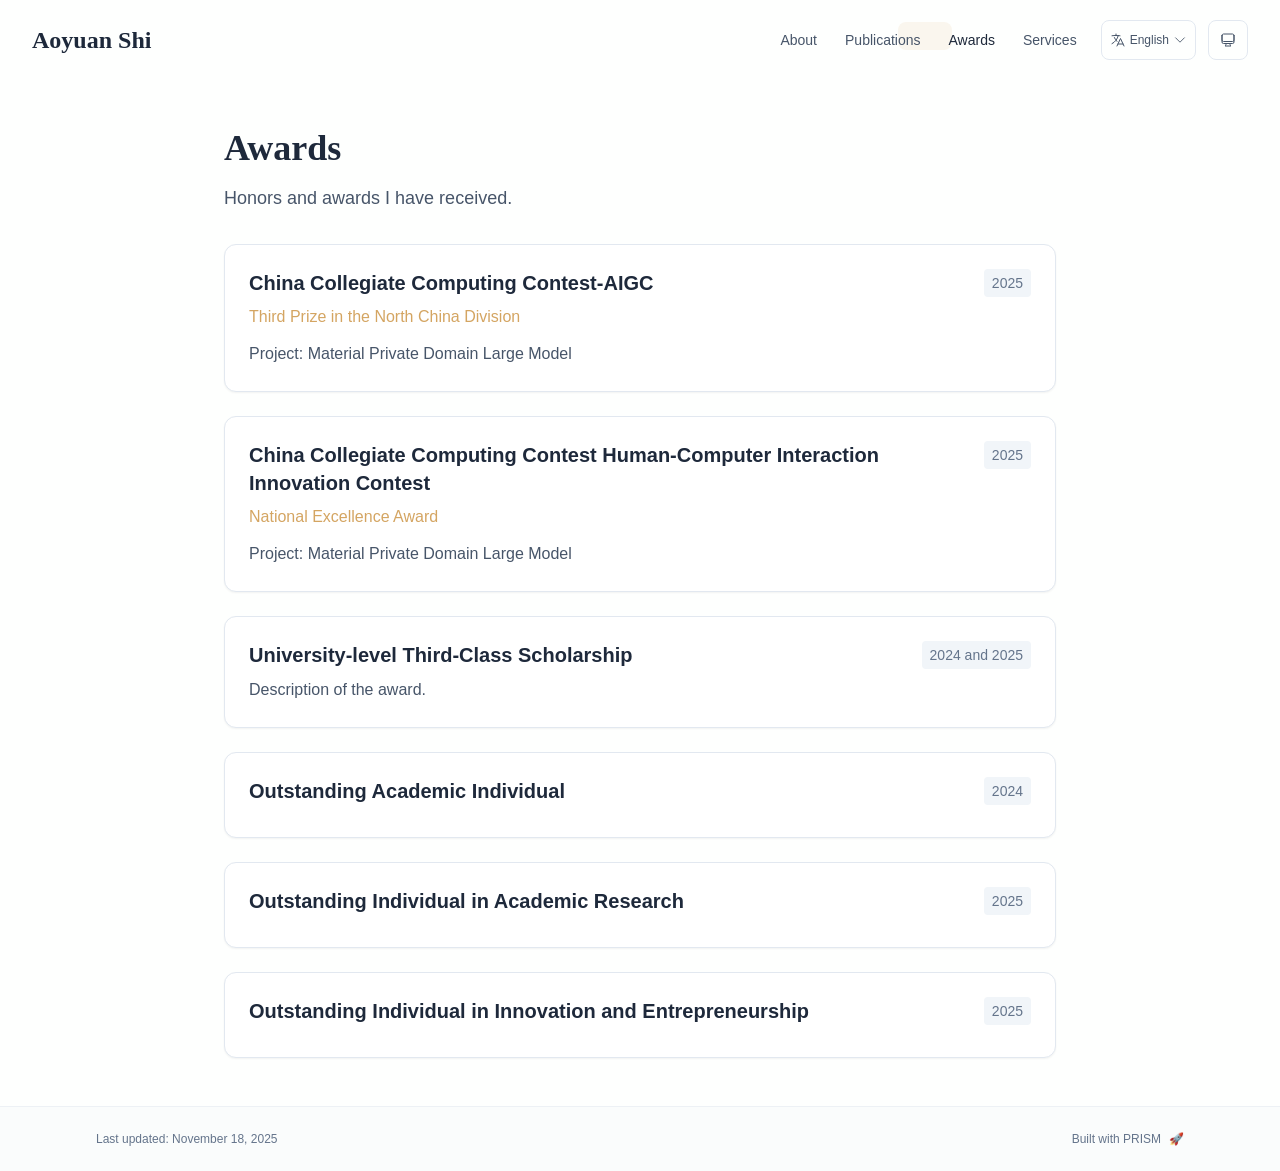
<file: awards/index.html>
<!DOCTYPE html><html lang="en" class="scroll-smooth"><head><meta charSet="utf-8"/><meta name="viewport" content="width=device-width, initial-scale=1"/><link rel="stylesheet" href="/_next/static/css/78c4370b96c05382.css" data-precedence="next"/><link rel="preload" as="script" fetchPriority="low" href="/_next/static/chunks/webpack-af78f5c2c11af041.js"/><script src="/_next/static/chunks/4bd1b696-70b6d399998de86a.js" async=""></script><script src="/_next/static/chunks/684-5aaa8290a129f299.js" async=""></script><script src="/_next/static/chunks/main-app-479bc42736169e68.js" async=""></script><script src="/_next/static/chunks/461-a9a5d7b05a71d978.js" async=""></script><script src="/_next/static/chunks/874-6cc630662f3664af.js" async=""></script><script src="/_next/static/chunks/291-e39730cc9327e39b.js" async=""></script><script src="/_next/static/chunks/app/layout-06cda5ab63d5f60a.js" async=""></script><script src="/_next/static/chunks/178-595a94b9af1e67b5.js" async=""></script><script src="/_next/static/chunks/748-97f90665cfe632a2.js" async=""></script><script src="/_next/static/chunks/app/%5Bslug%5D/page-1135241dbef3b64a.js" async=""></script><link rel="icon" href="/favicon.svg" type="image/svg+xml"/><link rel="dns-prefetch" href="https://jialeliu.com"/><link rel="preconnect" href="https://jialeliu.com" crossorigin=""/><link rel="preload" as="font" type="font/woff2" href="https://jialeliu.com/fonts/georgiab.woff2" crossorigin=""/><script>
              try {
                const theme = localStorage.getItem('theme-storage');
                const parsed = theme ? JSON.parse(theme) : null;
                const setting = parsed?.state?.theme || 'system';
                const prefersDark = typeof window !== 'undefined' && window.matchMedia && window.matchMedia('(prefers-color-scheme: dark)').matches;
                const effective = setting === 'dark' ? 'dark' : (setting === 'light' ? 'light' : (prefersDark ? 'dark' : 'light'));
                var root = document.documentElement;
                root.classList.add(effective);
                root.setAttribute('data-theme', effective);
              } catch (e) {
                var root = document.documentElement;
                root.classList.add('light');
                root.setAttribute('data-theme', 'light');
              }
            </script><script>
    try {
      const cfg = {"enabled":true,"locales":["zh","en"],"defaultLocale":"en","mode":"auto","fixedLocale":"en","persist":true,"switcher":true,"labels":{"zh":"中文","en":"English"}};
      const storageKey = 'locale-storage';
      const normalize = (value) => typeof value === 'string' ? value.trim().replace('_', '-').toLowerCase() : '';
      const matchLocale = (candidate) => {
        const normalized = normalize(candidate);
        if (!normalized) return null;
        if (cfg.locales.includes(normalized)) return normalized;
        const language = normalized.split('-')[0];
        if (cfg.locales.includes(language)) return language;
        return null;
      };

      let resolved = null;

      if (cfg.persist) {
        resolved = matchLocale(localStorage.getItem(storageKey));
      }

      if (!resolved) {
        if (cfg.mode === 'fixed') {
          resolved = cfg.fixedLocale;
        } else {
          resolved = matchLocale(navigator.language);
        }
      }

      if (!resolved) {
        resolved = cfg.defaultLocale;
      }

      const root = document.documentElement;
      root.lang = resolved;
      root.setAttribute('data-locale', resolved);

      if (cfg.persist) {
        localStorage.setItem(storageKey, resolved);
      }
    } catch (e) {
      const root = document.documentElement;
      root.lang = 'en';
      root.setAttribute('data-locale', 'en');
    }
  </script><title>Awards | Aoyuan Shi</title><meta name="description" content="Honors and awards I have received."/><meta name="author" content="Aoyuan Shi"/><meta name="keywords" content="Aoyuan Shi,PhD,Research,Taiyuan University of Technology"/><meta name="creator" content="Aoyuan Shi"/><meta name="publisher" content="Aoyuan Shi"/><meta property="og:title" content="Aoyuan Shi"/><meta property="og:description" content="Aoyuan Shi&#x27;s homepage"/><meta property="og:site_name" content="Aoyuan Shi&#x27;s Academic Website"/><meta property="og:locale" content="en_US"/><meta property="og:type" content="website"/><meta name="twitter:card" content="summary"/><meta name="twitter:title" content="Aoyuan Shi"/><meta name="twitter:description" content="Aoyuan Shi&#x27;s homepage"/><link rel="icon" href="/favicon.svg"/><script>document.querySelectorAll('body link[rel="icon"], body link[rel="apple-touch-icon"]').forEach(el => document.head.appendChild(el))</script><script src="/_next/static/chunks/polyfills-42372ed130431b0a.js" noModule=""></script></head><body class="font-sans antialiased"><div style="visibility:hidden"><nav class="fixed top-0 left-0 right-0 z-50" data-headlessui-state=""><div class="transition-all duration-300 ease-out bg-transparent" style="transform:translateY(-100px)"><div class="max-w-7xl mx-auto px-4 sm:px-6 lg:px-8"><div class="flex justify-between items-center h-16 lg:h-20"><div class="flex-shrink-0" tabindex="0"><a class="text-xl lg:text-2xl font-serif font-semibold text-primary hover:text-accent transition-colors duration-200" href="/">Aoyuan Shi</a></div><div class="hidden lg:block"><div class="ml-10 flex items-center space-x-3"><div class="relative flex items-baseline space-x-1"><a data-nav-href="/" class="relative px-3 py-2 text-sm font-medium rounded-lg transition-colors duration-150 text-neutral-600" href="/">About</a><a data-nav-href="/publications" class="relative px-3 py-2 text-sm font-medium rounded-lg transition-colors duration-150 text-neutral-600" href="/publications/">Publications</a><a data-nav-href="/awards" class="relative px-3 py-2 text-sm font-medium rounded-lg transition-colors duration-150 text-primary" href="/awards/">Awards</a><a data-nav-href="/services" class="relative px-3 py-2 text-sm font-medium rounded-lg transition-colors duration-150 text-neutral-600" href="/services/">Services</a></div><div class="flex items-center justify-center w-14 h-10 rounded-lg border border-neutral-200 dark:border-[rgba(148,163,184,0.24)] bg-background dark:bg-neutral-800"><div class="w-6 h-4 rounded bg-neutral-300 animate-pulse"></div></div><div class="flex items-center justify-center w-10 h-10 rounded-lg border border-neutral-200 dark:border-[rgba(148,163,184,0.24)] bg-background dark:bg-neutral-800"><div class="w-4 h-4 rounded-full bg-neutral-300 animate-pulse"></div></div></div></div><div class="lg:hidden flex items-center space-x-2"><div class="flex items-center justify-center w-14 h-10 rounded-lg border border-neutral-200 dark:border-[rgba(148,163,184,0.24)] bg-background dark:bg-neutral-800"><div class="w-6 h-4 rounded bg-neutral-300 animate-pulse"></div></div><div class="flex items-center justify-center w-10 h-10 rounded-lg border border-neutral-200 dark:border-[rgba(148,163,184,0.24)] bg-background dark:bg-neutral-800"><div class="w-4 h-4 rounded-full bg-neutral-300 animate-pulse"></div></div><button class="inline-flex items-center justify-center p-2 rounded-md text-neutral-600 hover:text-primary hover:bg-neutral-100 dark:hover:bg-neutral-800 focus:outline-none focus:ring-2 focus:ring-inset focus:ring-accent transition-colors duration-200" id="headlessui-disclosure-button-«R7pdb»" type="button" aria-expanded="false" data-headlessui-state=""><span class="sr-only">Open main menu</span><div><svg xmlns="http://www.w3.org/2000/svg" fill="none" viewBox="0 0 24 24" stroke-width="1.5" stroke="currentColor" aria-hidden="true" data-slot="icon" class="block h-6 w-6"><path stroke-linecap="round" stroke-linejoin="round" d="M3.75 6.75h16.5M3.75 12h16.5m-16.5 5.25h16.5"></path></svg></div></button></div></div></div></div></nav><main class="min-h-screen pt-16 lg:pt-20"><div class="max-w-4xl mx-auto px-4 sm:px-6 lg:px-8 py-12"><div style="opacity:0;transform:translateY(20px)"><div class="mb-8"><h1 class="text-4xl font-serif font-bold text-primary mb-4">Awards</h1><p class="text-lg text-neutral-600 dark:text-neutral-500 max-w-2xl">Honors and awards I have received.</p></div><div class="grid gap-6"><div class="bg-white dark:bg-neutral-900 p-6 rounded-xl shadow-sm border border-neutral-200 dark:border-neutral-800 hover:shadow-lg transition-all duration-200 hover:scale-[1.01]" style="opacity:0;transform:translateY(20px)"><div class="flex justify-between items-start mb-2"><h3 class="text-xl font-semibold text-primary">China Collegiate Computing Contest-AIGC</h3><span class="text-sm text-neutral-500 font-medium bg-neutral-100 dark:bg-neutral-800 px-2 py-1 rounded">2025</span></div><p class="text-base text-accent font-medium mb-3">Third Prize in the North China Division</p><p class="text-base text-neutral-600 dark:text-neutral-500 leading-relaxed">Project: Material Private Domain Large Model</p></div><div class="bg-white dark:bg-neutral-900 p-6 rounded-xl shadow-sm border border-neutral-200 dark:border-neutral-800 hover:shadow-lg transition-all duration-200 hover:scale-[1.01]" style="opacity:0;transform:translateY(20px)"><div class="flex justify-between items-start mb-2"><h3 class="text-xl font-semibold text-primary">China Collegiate Computing Contest Human-Computer Interaction Innovation Contest</h3><span class="text-sm text-neutral-500 font-medium bg-neutral-100 dark:bg-neutral-800 px-2 py-1 rounded">2025</span></div><p class="text-base text-accent font-medium mb-3">National Excellence Award</p><p class="text-base text-neutral-600 dark:text-neutral-500 leading-relaxed">Project: Material Private Domain Large Model</p></div><div class="bg-white dark:bg-neutral-900 p-6 rounded-xl shadow-sm border border-neutral-200 dark:border-neutral-800 hover:shadow-lg transition-all duration-200 hover:scale-[1.01]" style="opacity:0;transform:translateY(20px)"><div class="flex justify-between items-start mb-2"><h3 class="text-xl font-semibold text-primary">University-level Third-Class Scholarship</h3><span class="text-sm text-neutral-500 font-medium bg-neutral-100 dark:bg-neutral-800 px-2 py-1 rounded">2024 and 2025</span></div><p class="text-base text-neutral-600 dark:text-neutral-500 leading-relaxed">Description of the award.</p></div><div class="bg-white dark:bg-neutral-900 p-6 rounded-xl shadow-sm border border-neutral-200 dark:border-neutral-800 hover:shadow-lg transition-all duration-200 hover:scale-[1.01]" style="opacity:0;transform:translateY(20px)"><div class="flex justify-between items-start mb-2"><h3 class="text-xl font-semibold text-primary">Outstanding Academic Individual</h3><span class="text-sm text-neutral-500 font-medium bg-neutral-100 dark:bg-neutral-800 px-2 py-1 rounded">2024</span></div></div><div class="bg-white dark:bg-neutral-900 p-6 rounded-xl shadow-sm border border-neutral-200 dark:border-neutral-800 hover:shadow-lg transition-all duration-200 hover:scale-[1.01]" style="opacity:0;transform:translateY(20px)"><div class="flex justify-between items-start mb-2"><h3 class="text-xl font-semibold text-primary">Outstanding Individual in Academic Research</h3><span class="text-sm text-neutral-500 font-medium bg-neutral-100 dark:bg-neutral-800 px-2 py-1 rounded">2025</span></div></div><div class="bg-white dark:bg-neutral-900 p-6 rounded-xl shadow-sm border border-neutral-200 dark:border-neutral-800 hover:shadow-lg transition-all duration-200 hover:scale-[1.01]" style="opacity:0;transform:translateY(20px)"><div class="flex justify-between items-start mb-2"><h3 class="text-xl font-semibold text-primary">Outstanding Individual in Innovation and Entrepreneurship</h3><span class="text-sm text-neutral-500 font-medium bg-neutral-100 dark:bg-neutral-800 px-2 py-1 rounded">2025</span></div></div></div></div></div><!--$--><!--/$--><!--$--><!--/$--></main><footer class="border-t border-neutral-200/50 bg-neutral-50/50 dark:bg-neutral-900/50 dark:border-neutral-700/50"><div class="max-w-6xl mx-auto px-4 sm:px-6 lg:px-8 py-6"><div class="flex flex-col sm:flex-row justify-between items-center gap-2"><p class="text-xs text-neutral-500">Last updated<!-- -->: <!-- -->November 18, 2025</p><p class="text-xs text-neutral-500 flex items-center"><a href="https://github.com/xyjoey/PRISM" target="_blank" rel="noopener noreferrer">Built with PRISM</a><span class="ml-2">🚀</span></p></div></div></footer></div><script src="/_next/static/chunks/webpack-af78f5c2c11af041.js" async=""></script><script>(self.__next_f=self.__next_f||[]).push([0])</script><script>self.__next_f.push([1,"1:\"$Sreact.fragment\"\n3:I[3719,[\"461\",\"static/chunks/461-a9a5d7b05a71d978.js\",\"874\",\"static/chunks/874-6cc630662f3664af.js\",\"291\",\"static/chunks/291-e39730cc9327e39b.js\",\"177\",\"static/chunks/app/layout-06cda5ab63d5f60a.js\"],\"ThemeProvider\"]\n4:I[310,[\"461\",\"static/chunks/461-a9a5d7b05a71d978.js\",\"874\",\"static/chunks/874-6cc630662f3664af.js\",\"291\",\"static/chunks/291-e39730cc9327e39b.js\",\"177\",\"static/chunks/app/layout-06cda5ab63d5f60a.js\"],\"LocaleProvider\"]\n5:I[4574,[\"461\",\"static/chunks/461-a9a5d7b05a71d978.js\",\"874\",\"static/chunks/874-6cc630662f3664af.js\",\"291\",\"static/chunks/291-e39730cc9327e39b.js\",\"177\",\"static/chunks/app/layout-06cda5ab63d5f60a.js\"],\"default\"]\n6:I[7555,[],\"\"]\n7:I[1295,[],\"\"]\n8:I[2548,[\"461\",\"static/chunks/461-a9a5d7b05a71d978.js\",\"874\",\"static/chunks/874-6cc630662f3664af.js\",\"291\",\"static/chunks/291-e39730cc9327e39b.js\",\"177\",\"static/chunks/app/layout-06cda5ab63d5f60a.js\"],\"default\"]\na:I[9665,[],\"MetadataBoundary\"]\nc:I[9665,[],\"OutletBoundary\"]\nf:I[4911,[],\"AsyncMetadataOutlet\"]\n11:I[9665,[],\"ViewportBoundary\"]\n13:I[6614,[],\"\"]\n:HL[\"/_next/static/css/78c4370b96c05382.css\",\"style\"]\n2:T590,\n    try {\n      const cfg = {\"enabled\":true,\"locales\":[\"zh\",\"en\"],\"defaultLocale\":\"en\",\"mode\":\"auto\",\"fixedLocale\":\"en\",\"persist\":true,\"switcher\":true,\"labels\":{\"zh\":\"中文\",\"en\":\"English\"}};\n      const storageKey = 'locale-storage';\n      const normalize = (value) =\u003e typeof value === 'string' ? value.trim().replace('_', '-').toLowerCase() : '';\n      const matchLocale = (candidate) =\u003e {\n        const normalized = normalize(candidate);\n        if (!normalized) return null;\n        if (cfg.locales.includes(normalized)) return normalized;\n        const language = normalized.split('-')[0];\n        if (cfg.locales.includes(language)) return language;\n        return null;\n      };\n\n      let resolved = null;\n\n      if (cfg.persist) {\n        resolved = matchLocale(localStorage.getItem(storageKey));\n      }\n\n      if (!resolved) {\n        if (cfg.mode === 'fixed') {\n          resolved = cfg.fixedLocale;\n        }"])</script><script>self.__next_f.push([1," else {\n          resolved = matchLocale(navigator.language);\n        }\n      }\n\n      if (!resolved) {\n        resolved = cfg.defaultLocale;\n      }\n\n      const root = document.documentElement;\n      root.lang = resolved;\n      root.setAttribute('data-locale', resolved);\n\n      if (cfg.persist) {\n        localStorage.setItem(storageKey, resolved);\n      }\n    } catch (e) {\n      const root = document.documentElement;\n      root.lang = 'en';\n      root.setAttribute('data-locale', 'en');\n    }\n  "])</script><script>self.__next_f.push([1,"0:{\"P\":null,\"b\":\"4FcUEV9wpQqeiVip3p1Sm\",\"p\":\"\",\"c\":[\"\",\"awards\",\"\"],\"i\":false,\"f\":[[[\"\",{\"children\":[[\"slug\",\"awards\",\"d\"],{\"children\":[\"__PAGE__\",{}]}]},\"$undefined\",\"$undefined\",true],[\"\",[\"$\",\"$1\",\"c\",{\"children\":[[[\"$\",\"link\",\"0\",{\"rel\":\"stylesheet\",\"href\":\"/_next/static/css/78c4370b96c05382.css\",\"precedence\":\"next\",\"crossOrigin\":\"$undefined\",\"nonce\":\"$undefined\"}]],[\"$\",\"html\",null,{\"lang\":\"en\",\"className\":\"scroll-smooth\",\"suppressHydrationWarning\":true,\"children\":[[\"$\",\"head\",null,{\"children\":[[\"$\",\"link\",null,{\"rel\":\"icon\",\"href\":\"/favicon.svg\",\"type\":\"image/svg+xml\"}],[\"$\",\"link\",null,{\"rel\":\"dns-prefetch\",\"href\":\"https://jialeliu.com\"}],[\"$\",\"link\",null,{\"rel\":\"preconnect\",\"href\":\"https://jialeliu.com\",\"crossOrigin\":\"\"}],[\"$\",\"link\",null,{\"rel\":\"preload\",\"as\":\"font\",\"type\":\"font/woff2\",\"href\":\"https://jialeliu.com/fonts/georgiab.woff2\",\"crossOrigin\":\"\"}],[\"$\",\"script\",null,{\"dangerouslySetInnerHTML\":{\"__html\":\"\\n              try {\\n                const theme = localStorage.getItem('theme-storage');\\n                const parsed = theme ? JSON.parse(theme) : null;\\n                const setting = parsed?.state?.theme || 'system';\\n                const prefersDark = typeof window !== 'undefined' \u0026\u0026 window.matchMedia \u0026\u0026 window.matchMedia('(prefers-color-scheme: dark)').matches;\\n                const effective = setting === 'dark' ? 'dark' : (setting === 'light' ? 'light' : (prefersDark ? 'dark' : 'light'));\\n                var root = document.documentElement;\\n                root.classList.add(effective);\\n                root.setAttribute('data-theme', effective);\\n              } catch (e) {\\n                var root = document.documentElement;\\n                root.classList.add('light');\\n                root.setAttribute('data-theme', 'light');\\n              }\\n            \"}}],[\"$\",\"script\",null,{\"dangerouslySetInnerHTML\":{\"__html\":\"$2\"}}]]}],[\"$\",\"body\",null,{\"className\":\"font-sans antialiased\",\"children\":[\"$\",\"$L3\",null,{\"children\":[\"$\",\"$L4\",null,{\"config\":{\"enabled\":true,\"locales\":[\"zh\",\"en\"],\"defaultLocale\":\"en\",\"mode\":\"auto\",\"fixedLocale\":\"en\",\"persist\":true,\"switcher\":true,\"labels\":{\"zh\":\"中文\",\"en\":\"English\"}},\"children\":[[\"$\",\"$L5\",null,{\"items\":[{\"title\":\"About\",\"type\":\"page\",\"target\":\"about\",\"href\":\"/\"},{\"title\":\"Publications\",\"type\":\"page\",\"target\":\"publications\",\"href\":\"/publications\"},{\"title\":\"Awards\",\"type\":\"page\",\"target\":\"awards\",\"href\":\"/awards\"},{\"title\":\"Services\",\"type\":\"page\",\"target\":\"services\",\"href\":\"/services\"}],\"siteTitle\":\"Aoyuan Shi\",\"enableOnePageMode\":false,\"i18n\":\"$0:f:0:1:1:props:children:1:props:children:1:props:children:props:children:props:config\",\"itemsByLocale\":{\"zh\":[{\"title\":\"关于我\",\"type\":\"page\",\"target\":\"about\",\"href\":\"/\"},{\"title\":\"论文\",\"type\":\"page\",\"target\":\"publications\",\"href\":\"/publications\"},{\"title\":\"奖项\",\"type\":\"page\",\"target\":\"awards\",\"href\":\"/awards\"},{\"title\":\"服务\",\"type\":\"page\",\"target\":\"services\",\"href\":\"/services\"}],\"en\":[{\"title\":\"About\",\"type\":\"page\",\"target\":\"about\",\"href\":\"/\"},{\"title\":\"Publications\",\"type\":\"page\",\"target\":\"publications\",\"href\":\"/publications\"},{\"title\":\"Awards\",\"type\":\"page\",\"target\":\"awards\",\"href\":\"/awards\"},{\"title\":\"Services\",\"type\":\"page\",\"target\":\"services\",\"href\":\"/services\"}]},\"siteTitleByLocale\":{\"zh\":\"史傲渊\",\"en\":\"Aoyuan Shi\"}}],[\"$\",\"main\",null,{\"className\":\"min-h-screen pt-16 lg:pt-20\",\"children\":[\"$\",\"$L6\",null,{\"parallelRouterKey\":\"children\",\"error\":\"$undefined\",\"errorStyles\":\"$undefined\",\"errorScripts\":\"$undefined\",\"template\":[\"$\",\"$L7\",null,{}],\"templateStyles\":\"$undefined\",\"templateScripts\":\"$undefined\",\"notFound\":[[[\"$\",\"title\",null,{\"children\":\"404: This page could not be found.\"}],[\"$\",\"div\",null,{\"style\":{\"fontFamily\":\"system-ui,\\\"Segoe UI\\\",Roboto,Helvetica,Arial,sans-serif,\\\"Apple Color Emoji\\\",\\\"Segoe UI Emoji\\\"\",\"height\":\"100vh\",\"textAlign\":\"center\",\"display\":\"flex\",\"flexDirection\":\"column\",\"alignItems\":\"center\",\"justifyContent\":\"center\"},\"children\":[\"$\",\"div\",null,{\"children\":[[\"$\",\"style\",null,{\"dangerouslySetInnerHTML\":{\"__html\":\"body{color:#000;background:#fff;margin:0}.next-error-h1{border-right:1px solid rgba(0,0,0,.3)}@media (prefers-color-scheme:dark){body{color:#fff;background:#000}.next-error-h1{border-right:1px solid rgba(255,255,255,.3)}}\"}}],[\"$\",\"h1\",null,{\"className\":\"next-error-h1\",\"style\":{\"display\":\"inline-block\",\"margin\":\"0 20px 0 0\",\"padding\":\"0 23px 0 0\",\"fontSize\":24,\"fontWeight\":500,\"verticalAlign\":\"top\",\"lineHeight\":\"49px\"},\"children\":404}],[\"$\",\"div\",null,{\"style\":{\"display\":\"inline-block\"},\"children\":[\"$\",\"h2\",null,{\"style\":{\"fontSize\":14,\"fontWeight\":400,\"lineHeight\":\"49px\",\"margin\":0},\"children\":\"This page could not be found.\"}]}]]}]}]],[]],\"forbidden\":\"$undefined\",\"unauthorized\":\"$undefined\"}]}],[\"$\",\"$L8\",null,{\"lastUpdated\":\"November 18, 2025\",\"lastUpdatedByLocale\":{\"zh\":\"2025年11月18日\",\"en\":\"November 18, 2025\"},\"defaultLocale\":\"en\"}]]}]}]}]]}]]}],{\"children\":[[\"slug\",\"awards\",\"d\"],[\"$\",\"$1\",\"c\",{\"children\":[null,[\"$\",\"$L6\",null,{\"parallelRouterKey\":\"children\",\"error\":\"$undefined\",\"errorStyles\":\"$undefined\",\"errorScripts\":\"$undefined\",\"template\":[\"$\",\"$L7\",null,{}],\"templateStyles\":\"$undefined\",\"templateScripts\":\"$undefined\",\"notFound\":\"$undefined\",\"forbidden\":\"$undefined\",\"unauthorized\":\"$undefined\"}]]}],{\"children\":[\"__PAGE__\",[\"$\",\"$1\",\"c\",{\"children\":[\"$L9\",[\"$\",\"$La\",null,{\"children\":\"$Lb\"}],null,[\"$\",\"$Lc\",null,{\"children\":[\"$Ld\",\"$Le\",[\"$\",\"$Lf\",null,{\"promise\":\"$@10\"}]]}]]}],{},null,false]},null,false]},null,false],[\"$\",\"$1\",\"h\",{\"children\":[null,[\"$\",\"$1\",\"2nZBvkU87YrEJnsgIxKD7\",{\"children\":[[\"$\",\"$L11\",null,{\"children\":\"$L12\"}],null]}],null]}],false]],\"m\":\"$undefined\",\"G\":[\"$13\",\"$undefined\"],\"s\":false,\"S\":true}\n"])</script><script>self.__next_f.push([1,"14:\"$Sreact.suspense\"\n15:I[4911,[],\"AsyncMetadata\"]\n17:I[2382,[\"461\",\"static/chunks/461-a9a5d7b05a71d978.js\",\"178\",\"static/chunks/178-595a94b9af1e67b5.js\",\"748\",\"static/chunks/748-97f90665cfe632a2.js\",\"182\",\"static/chunks/app/%5Bslug%5D/page-1135241dbef3b64a.js\"],\"default\"]\nb:[\"$\",\"$14\",null,{\"fallback\":null,\"children\":[\"$\",\"$L15\",null,{\"promise\":\"$@16\"}]}]\n9:[\"$\",\"$L17\",null,{\"dataByLocale\":{\"zh\":{\"type\":\"card\",\"config\":{\"type\":\"card\",\"title\":\"奖项\",\"description\":\"我获得的荣誉与奖项。\",\"items\":[{\"title\":\"中国高校计算机大赛-AIGC\",\"subtitle\":\"华北赛区三等奖\",\"date\":\"2025\",\"content\":\"项目：材料私域大模型\"},{\"title\":\"中国高校计算机大赛-智能交互\",\"subtitle\":\"全国优胜奖\",\"date\":\"2025\",\"content\":\"项目：材料私域大模型\"},{\"title\":\"校级三等奖学金\",\"subtitle\":\"\",\"date\":\"2024 and 2025\",\"content\":\"\"},{\"title\":\"学业优秀个人\",\"subtitle\":\"\",\"date\":\"2024\",\"content\":\"\"},{\"title\":\"学术研究优秀个人\",\"subtitle\":\"\",\"date\":\"2025\",\"content\":\"\"},{\"title\":\"创新创业优秀个人\",\"subtitle\":\"\",\"date\":\"2025\",\"content\":\"\"}]}},\"en\":{\"type\":\"card\",\"config\":{\"type\":\"card\",\"title\":\"Awards\",\"description\":\"Honors and awards I have received.\",\"items\":[{\"title\":\"China Collegiate Computing Contest-AIGC\",\"subtitle\":\"Third Prize in the North China Division\",\"date\":\"2025\",\"content\":\"Project: Material Private Domain Large Model\"},{\"title\":\"China Collegiate Computing Contest Human-Computer Interaction Innovation Contest\",\"subtitle\":\"National Excellence Award\",\"date\":\"2025\",\"content\":\"Project: Material Private Domain Large Model\"},{\"title\":\"University-level Third-Class Scholarship\",\"subtitle\":\"\",\"date\":\"2024 and 2025\",\"content\":\"Description of the award.\"},{\"title\":\"Outstanding Academic Individual\",\"subtitle\":\"\",\"date\":\"2024\",\"content\":\"\"},{\"title\":\"Outstanding Individual in Academic Research\",\"subtitle\":\"\",\"date\":\"2025\",\"content\":\"\"},{\"title\":\"Outstanding Individual in Innovation and Entrepreneurship\",\"subtitle\":\"\",\"date\":\"2025\",\"content\":\"\"}]}}},\"defaultLocale\":\"en"])</script><script>self.__next_f.push([1,"\"}]\n"])</script><script>self.__next_f.push([1,"e:null\n"])</script><script>self.__next_f.push([1,"12:[[\"$\",\"meta\",\"0\",{\"charSet\":\"utf-8\"}],[\"$\",\"meta\",\"1\",{\"name\":\"viewport\",\"content\":\"width=device-width, initial-scale=1\"}]]\nd:null\n"])</script><script>self.__next_f.push([1,"16:{\"metadata\":[[\"$\",\"title\",\"0\",{\"children\":\"Awards | Aoyuan Shi\"}],[\"$\",\"meta\",\"1\",{\"name\":\"description\",\"content\":\"Honors and awards I have received.\"}],[\"$\",\"meta\",\"2\",{\"name\":\"author\",\"content\":\"Aoyuan Shi\"}],[\"$\",\"meta\",\"3\",{\"name\":\"keywords\",\"content\":\"Aoyuan Shi,PhD,Research,Taiyuan University of Technology\"}],[\"$\",\"meta\",\"4\",{\"name\":\"creator\",\"content\":\"Aoyuan Shi\"}],[\"$\",\"meta\",\"5\",{\"name\":\"publisher\",\"content\":\"Aoyuan Shi\"}],[\"$\",\"meta\",\"6\",{\"property\":\"og:title\",\"content\":\"Aoyuan Shi\"}],[\"$\",\"meta\",\"7\",{\"property\":\"og:description\",\"content\":\"Aoyuan Shi's homepage\"}],[\"$\",\"meta\",\"8\",{\"property\":\"og:site_name\",\"content\":\"Aoyuan Shi's Academic Website\"}],[\"$\",\"meta\",\"9\",{\"property\":\"og:locale\",\"content\":\"en_US\"}],[\"$\",\"meta\",\"10\",{\"property\":\"og:type\",\"content\":\"website\"}],[\"$\",\"meta\",\"11\",{\"name\":\"twitter:card\",\"content\":\"summary\"}],[\"$\",\"meta\",\"12\",{\"name\":\"twitter:title\",\"content\":\"Aoyuan Shi\"}],[\"$\",\"meta\",\"13\",{\"name\":\"twitter:description\",\"content\":\"Aoyuan Shi's homepage\"}],[\"$\",\"link\",\"14\",{\"rel\":\"icon\",\"href\":\"/favicon.svg\"}]],\"error\":null,\"digest\":\"$undefined\"}\n10:{\"metadata\":\"$16:metadata\",\"error\":null,\"digest\":\"$undefined\"}\n"])</script></body></html>
</file>
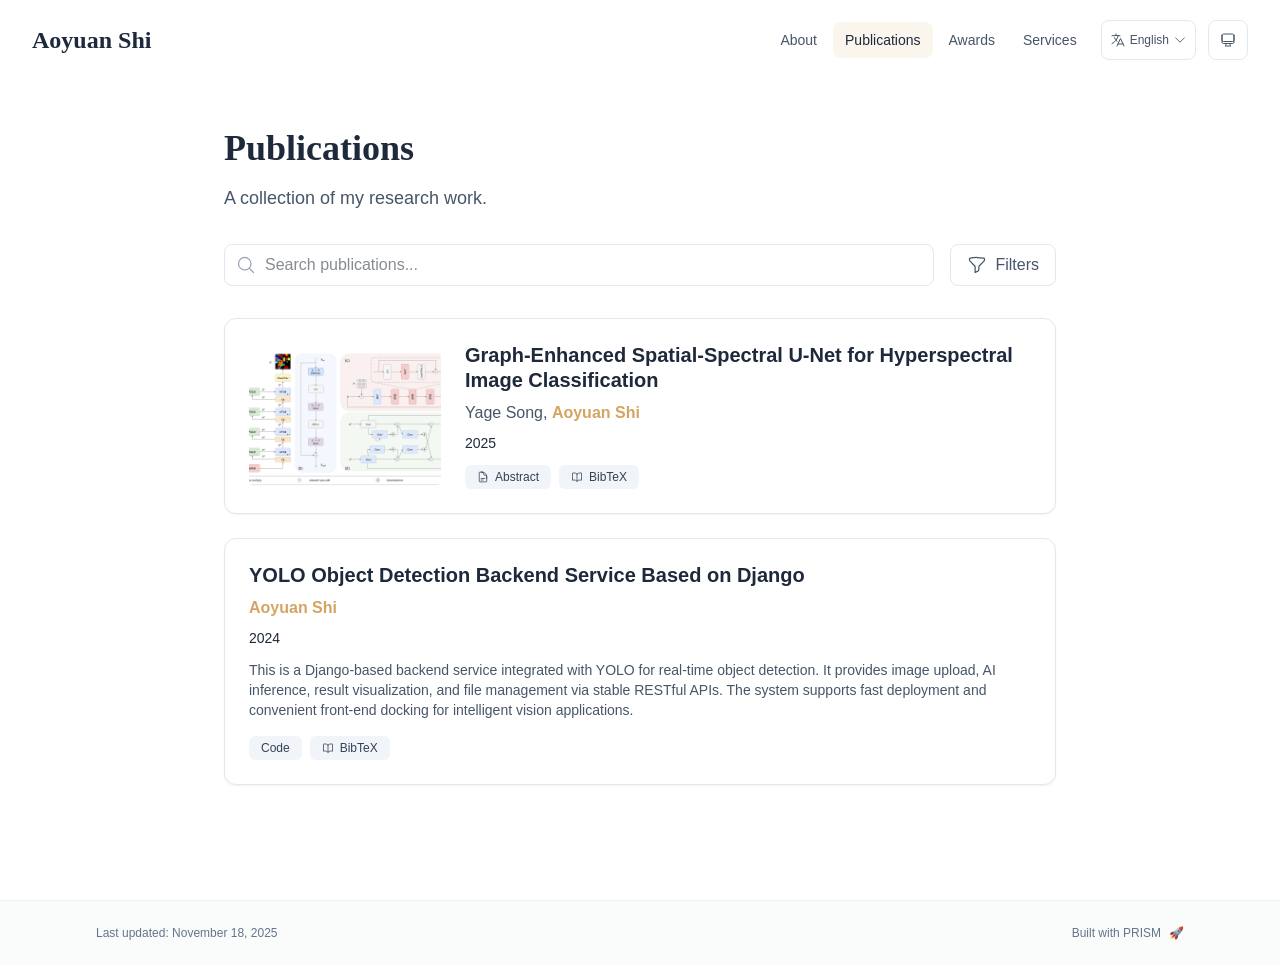
<file: publications/index.html>
<!DOCTYPE html><html lang="en" class="scroll-smooth"><head><meta charSet="utf-8"/><meta name="viewport" content="width=device-width, initial-scale=1"/><link rel="stylesheet" href="/_next/static/css/78c4370b96c05382.css" data-precedence="next"/><link rel="preload" as="script" fetchPriority="low" href="/_next/static/chunks/webpack-af78f5c2c11af041.js"/><script src="/_next/static/chunks/4bd1b696-70b6d399998de86a.js" async=""></script><script src="/_next/static/chunks/684-5aaa8290a129f299.js" async=""></script><script src="/_next/static/chunks/main-app-479bc42736169e68.js" async=""></script><script src="/_next/static/chunks/461-a9a5d7b05a71d978.js" async=""></script><script src="/_next/static/chunks/874-6cc630662f3664af.js" async=""></script><script src="/_next/static/chunks/291-e39730cc9327e39b.js" async=""></script><script src="/_next/static/chunks/app/layout-06cda5ab63d5f60a.js" async=""></script><script src="/_next/static/chunks/178-595a94b9af1e67b5.js" async=""></script><script src="/_next/static/chunks/748-97f90665cfe632a2.js" async=""></script><script src="/_next/static/chunks/app/%5Bslug%5D/page-1135241dbef3b64a.js" async=""></script><link rel="icon" href="/favicon.svg" type="image/svg+xml"/><link rel="dns-prefetch" href="https://jialeliu.com"/><link rel="preconnect" href="https://jialeliu.com" crossorigin=""/><link rel="preload" as="font" type="font/woff2" href="https://jialeliu.com/fonts/georgiab.woff2" crossorigin=""/><script>
              try {
                const theme = localStorage.getItem('theme-storage');
                const parsed = theme ? JSON.parse(theme) : null;
                const setting = parsed?.state?.theme || 'system';
                const prefersDark = typeof window !== 'undefined' && window.matchMedia && window.matchMedia('(prefers-color-scheme: dark)').matches;
                const effective = setting === 'dark' ? 'dark' : (setting === 'light' ? 'light' : (prefersDark ? 'dark' : 'light'));
                var root = document.documentElement;
                root.classList.add(effective);
                root.setAttribute('data-theme', effective);
              } catch (e) {
                var root = document.documentElement;
                root.classList.add('light');
                root.setAttribute('data-theme', 'light');
              }
            </script><script>
    try {
      const cfg = {"enabled":true,"locales":["zh","en"],"defaultLocale":"en","mode":"auto","fixedLocale":"en","persist":true,"switcher":true,"labels":{"zh":"中文","en":"English"}};
      const storageKey = 'locale-storage';
      const normalize = (value) => typeof value === 'string' ? value.trim().replace('_', '-').toLowerCase() : '';
      const matchLocale = (candidate) => {
        const normalized = normalize(candidate);
        if (!normalized) return null;
        if (cfg.locales.includes(normalized)) return normalized;
        const language = normalized.split('-')[0];
        if (cfg.locales.includes(language)) return language;
        return null;
      };

      let resolved = null;

      if (cfg.persist) {
        resolved = matchLocale(localStorage.getItem(storageKey));
      }

      if (!resolved) {
        if (cfg.mode === 'fixed') {
          resolved = cfg.fixedLocale;
        } else {
          resolved = matchLocale(navigator.language);
        }
      }

      if (!resolved) {
        resolved = cfg.defaultLocale;
      }

      const root = document.documentElement;
      root.lang = resolved;
      root.setAttribute('data-locale', resolved);

      if (cfg.persist) {
        localStorage.setItem(storageKey, resolved);
      }
    } catch (e) {
      const root = document.documentElement;
      root.lang = 'en';
      root.setAttribute('data-locale', 'en');
    }
  </script><title>Publications | Aoyuan Shi</title><meta name="description" content="A collection of my research work."/><meta name="author" content="Aoyuan Shi"/><meta name="keywords" content="Aoyuan Shi,PhD,Research,Taiyuan University of Technology"/><meta name="creator" content="Aoyuan Shi"/><meta name="publisher" content="Aoyuan Shi"/><meta property="og:title" content="Aoyuan Shi"/><meta property="og:description" content="Aoyuan Shi&#x27;s homepage"/><meta property="og:site_name" content="Aoyuan Shi&#x27;s Academic Website"/><meta property="og:locale" content="en_US"/><meta property="og:type" content="website"/><meta name="twitter:card" content="summary"/><meta name="twitter:title" content="Aoyuan Shi"/><meta name="twitter:description" content="Aoyuan Shi&#x27;s homepage"/><link rel="icon" href="/favicon.svg"/><script>document.querySelectorAll('body link[rel="icon"], body link[rel="apple-touch-icon"]').forEach(el => document.head.appendChild(el))</script><script src="/_next/static/chunks/polyfills-42372ed130431b0a.js" noModule=""></script></head><body class="font-sans antialiased"><div style="visibility:hidden"><nav class="fixed top-0 left-0 right-0 z-50" data-headlessui-state=""><div class="transition-all duration-300 ease-out bg-transparent" style="transform:translateY(-100px)"><div class="max-w-7xl mx-auto px-4 sm:px-6 lg:px-8"><div class="flex justify-between items-center h-16 lg:h-20"><div class="flex-shrink-0" tabindex="0"><a class="text-xl lg:text-2xl font-serif font-semibold text-primary hover:text-accent transition-colors duration-200" href="/">Aoyuan Shi</a></div><div class="hidden lg:block"><div class="ml-10 flex items-center space-x-3"><div class="relative flex items-baseline space-x-1"><a data-nav-href="/" class="relative px-3 py-2 text-sm font-medium rounded-lg transition-colors duration-150 text-neutral-600" href="/">About</a><a data-nav-href="/publications" class="relative px-3 py-2 text-sm font-medium rounded-lg transition-colors duration-150 text-primary" href="/publications/">Publications</a><a data-nav-href="/awards" class="relative px-3 py-2 text-sm font-medium rounded-lg transition-colors duration-150 text-neutral-600" href="/awards/">Awards</a><a data-nav-href="/services" class="relative px-3 py-2 text-sm font-medium rounded-lg transition-colors duration-150 text-neutral-600" href="/services/">Services</a></div><div class="flex items-center justify-center w-14 h-10 rounded-lg border border-neutral-200 dark:border-[rgba(148,163,184,0.24)] bg-background dark:bg-neutral-800"><div class="w-6 h-4 rounded bg-neutral-300 animate-pulse"></div></div><div class="flex items-center justify-center w-10 h-10 rounded-lg border border-neutral-200 dark:border-[rgba(148,163,184,0.24)] bg-background dark:bg-neutral-800"><div class="w-4 h-4 rounded-full bg-neutral-300 animate-pulse"></div></div></div></div><div class="lg:hidden flex items-center space-x-2"><div class="flex items-center justify-center w-14 h-10 rounded-lg border border-neutral-200 dark:border-[rgba(148,163,184,0.24)] bg-background dark:bg-neutral-800"><div class="w-6 h-4 rounded bg-neutral-300 animate-pulse"></div></div><div class="flex items-center justify-center w-10 h-10 rounded-lg border border-neutral-200 dark:border-[rgba(148,163,184,0.24)] bg-background dark:bg-neutral-800"><div class="w-4 h-4 rounded-full bg-neutral-300 animate-pulse"></div></div><button class="inline-flex items-center justify-center p-2 rounded-md text-neutral-600 hover:text-primary hover:bg-neutral-100 dark:hover:bg-neutral-800 focus:outline-none focus:ring-2 focus:ring-inset focus:ring-accent transition-colors duration-200" id="headlessui-disclosure-button-«R7pdb»" type="button" aria-expanded="false" data-headlessui-state=""><span class="sr-only">Open main menu</span><div><svg xmlns="http://www.w3.org/2000/svg" fill="none" viewBox="0 0 24 24" stroke-width="1.5" stroke="currentColor" aria-hidden="true" data-slot="icon" class="block h-6 w-6"><path stroke-linecap="round" stroke-linejoin="round" d="M3.75 6.75h16.5M3.75 12h16.5m-16.5 5.25h16.5"></path></svg></div></button></div></div></div></div></nav><main class="min-h-screen pt-16 lg:pt-20"><div class="max-w-4xl mx-auto px-4 sm:px-6 lg:px-8 py-12"><div style="opacity:0;transform:translateY(20px)"><div class="mb-8"><h1 class="text-4xl font-serif font-bold text-primary mb-4">Publications</h1><p class="text-lg text-neutral-600 dark:text-neutral-500 max-w-2xl">A collection of my research work.</p></div><div class="mb-8 space-y-4"><div class="flex flex-col sm:flex-row gap-4"><div class="relative flex-grow"><svg xmlns="http://www.w3.org/2000/svg" fill="none" viewBox="0 0 24 24" stroke-width="1.5" stroke="currentColor" aria-hidden="true" data-slot="icon" class="absolute left-3 top-1/2 transform -translate-y-1/2 h-5 w-5 text-neutral-400"><path stroke-linecap="round" stroke-linejoin="round" d="m21 21-5.197-5.197m0 0A7.5 7.5 0 1 0 5.196 5.196a7.5 7.5 0 0 0 10.607 10.607Z"></path></svg><input type="text" placeholder="Search publications..." class="w-full pl-10 pr-4 py-2 rounded-lg border border-neutral-200 dark:border-neutral-800 bg-white dark:bg-neutral-900 focus:ring-2 focus:ring-accent focus:border-transparent transition-all duration-200" value=""/></div><button class="flex items-center justify-center px-4 py-2 rounded-lg border transition-all duration-200 bg-white dark:bg-neutral-900 border-neutral-200 dark:border-neutral-800 text-neutral-600 hover:border-accent hover:text-accent"><svg xmlns="http://www.w3.org/2000/svg" fill="none" viewBox="0 0 24 24" stroke-width="1.5" stroke="currentColor" aria-hidden="true" data-slot="icon" class="h-5 w-5 mr-2"><path stroke-linecap="round" stroke-linejoin="round" d="M12 3c2.755 0 5.455.232 8.083.678.533.09.917.556.917 1.096v1.044a2.25 2.25 0 0 1-.659 1.591l-5.432 5.432a2.25 2.25 0 0 0-.659 1.591v2.927a2.25 2.25 0 0 1-1.244 2.013L9.75 21v-6.568a2.25 2.25 0 0 0-.659-1.591L3.659 7.409A2.25 2.25 0 0 1 3 5.818V4.774c0-.54.384-1.006.917-1.096A48.32 48.32 0 0 1 12 3Z"></path></svg>Filters</button></div></div><div class="space-y-6"><div class="bg-white dark:bg-neutral-900 p-6 rounded-xl shadow-sm border border-neutral-200 dark:border-neutral-800 hover:shadow-md transition-all duration-200" style="opacity:0;transform:translateY(20px)"><div class="flex flex-col md:flex-row gap-6"><div class="w-full md:w-48 flex-shrink-0"><div class="aspect-video md:aspect-[4/3] relative rounded-lg overflow-hidden bg-neutral-100 dark:bg-neutral-800"><img alt="Graph-Enhanced Spatial-Spectral U-Net for Hyperspectral Image Classification" loading="lazy" decoding="async" data-nimg="fill" class="object-cover" style="position:absolute;height:100%;width:100%;left:0;top:0;right:0;bottom:0;color:transparent" src="/papers/1.png"/></div></div><div class="flex-grow"><h3 class="text-xl font-semibold text-primary mb-2 leading-tight">Graph-Enhanced Spatial-Spectral U-Net for Hyperspectral Image Classification</h3><p class="text-base text-neutral-600 dark:text-neutral-400 mb-2"><span><span class=" ">Yage Song</span>, </span><span><span class="font-semibold text-accent ">Aoyuan Shi</span></span></p><p class="text-sm font-medium text-neutral-800 dark:text-neutral-600 mb-3"> <!-- -->2025</p><div class="flex flex-wrap gap-2 mt-auto"><button class="inline-flex items-center px-3 py-1 rounded-md text-xs font-medium transition-colors bg-neutral-100 dark:bg-neutral-800 text-neutral-700 dark:text-neutral-300 hover:bg-accent hover:text-white"><svg xmlns="http://www.w3.org/2000/svg" fill="none" viewBox="0 0 24 24" stroke-width="1.5" stroke="currentColor" aria-hidden="true" data-slot="icon" class="h-3 w-3 mr-1.5"><path stroke-linecap="round" stroke-linejoin="round" d="M19.5 14.25v-2.625a3.375 3.375 0 0 0-3.375-3.375h-1.5A1.125 1.125 0 0 1 13.5 7.125v-1.5a3.375 3.375 0 0 0-3.375-3.375H8.25m0 12.75h7.5m-7.5 3H12M10.5 2.25H5.625c-.621 0-1.125.504-1.125 1.125v17.25c0 .621.504 1.125 1.125 1.125h12.75c.621 0 1.125-.504 1.125-1.125V11.25a9 9 0 0 0-9-9Z"></path></svg>Abstract</button><button class="inline-flex items-center px-3 py-1 rounded-md text-xs font-medium transition-colors bg-neutral-100 dark:bg-neutral-800 text-neutral-700 dark:text-neutral-300 hover:bg-accent hover:text-white"><svg xmlns="http://www.w3.org/2000/svg" fill="none" viewBox="0 0 24 24" stroke-width="1.5" stroke="currentColor" aria-hidden="true" data-slot="icon" class="h-3 w-3 mr-1.5"><path stroke-linecap="round" stroke-linejoin="round" d="M12 6.042A8.967 8.967 0 0 0 6 3.75c-1.052 0-2.062.18-3 .512v14.25A8.987 8.987 0 0 1 6 18c2.305 0 4.408.867 6 2.292m0-14.25a8.966 8.966 0 0 1 6-2.292c1.052 0 2.062.18 3 .512v14.25A8.987 8.987 0 0 0 18 18a8.967 8.967 0 0 0-6 2.292m0-14.25v14.25"></path></svg>BibTeX</button></div></div></div></div><div class="bg-white dark:bg-neutral-900 p-6 rounded-xl shadow-sm border border-neutral-200 dark:border-neutral-800 hover:shadow-md transition-all duration-200" style="opacity:0;transform:translateY(20px)"><div class="flex flex-col md:flex-row gap-6"><div class="flex-grow"><h3 class="text-xl font-semibold text-primary mb-2 leading-tight">YOLO Object Detection Backend Service Based on Django</h3><p class="text-base text-neutral-600 dark:text-neutral-400 mb-2"><span><span class="font-semibold text-accent ">Aoyuan Shi</span></span></p><p class="text-sm font-medium text-neutral-800 dark:text-neutral-600 mb-3"> <!-- -->2024</p><p class="text-sm text-neutral-600 dark:text-neutral-500 mb-4 line-clamp-3">This is a Django-based backend service integrated with YOLO for real-time object detection. It provides image upload, AI inference, result visualization, and file management via stable RESTful APIs. The system supports fast deployment and convenient front-end docking for intelligent vision applications.</p><div class="flex flex-wrap gap-2 mt-auto"><a href="https://github.com/say-666/yolo_backend" target="_blank" rel="noopener noreferrer" class="inline-flex items-center px-3 py-1 rounded-md text-xs font-medium bg-neutral-100 dark:bg-neutral-800 text-neutral-700 dark:text-neutral-300 hover:bg-accent hover:text-white transition-colors">Code</a><button class="inline-flex items-center px-3 py-1 rounded-md text-xs font-medium transition-colors bg-neutral-100 dark:bg-neutral-800 text-neutral-700 dark:text-neutral-300 hover:bg-accent hover:text-white"><svg xmlns="http://www.w3.org/2000/svg" fill="none" viewBox="0 0 24 24" stroke-width="1.5" stroke="currentColor" aria-hidden="true" data-slot="icon" class="h-3 w-3 mr-1.5"><path stroke-linecap="round" stroke-linejoin="round" d="M12 6.042A8.967 8.967 0 0 0 6 3.75c-1.052 0-2.062.18-3 .512v14.25A8.987 8.987 0 0 1 6 18c2.305 0 4.408.867 6 2.292m0-14.25a8.966 8.966 0 0 1 6-2.292c1.052 0 2.062.18 3 .512v14.25A8.987 8.987 0 0 0 18 18a8.967 8.967 0 0 0-6 2.292m0-14.25v14.25"></path></svg>BibTeX</button></div></div></div></div></div></div></div><!--$--><!--/$--><!--$--><!--/$--></main><footer class="border-t border-neutral-200/50 bg-neutral-50/50 dark:bg-neutral-900/50 dark:border-neutral-700/50"><div class="max-w-6xl mx-auto px-4 sm:px-6 lg:px-8 py-6"><div class="flex flex-col sm:flex-row justify-between items-center gap-2"><p class="text-xs text-neutral-500">Last updated<!-- -->: <!-- -->November 18, 2025</p><p class="text-xs text-neutral-500 flex items-center"><a href="https://github.com/xyjoey/PRISM" target="_blank" rel="noopener noreferrer">Built with PRISM</a><span class="ml-2">🚀</span></p></div></div></footer></div><script src="/_next/static/chunks/webpack-af78f5c2c11af041.js" async=""></script><script>(self.__next_f=self.__next_f||[]).push([0])</script><script>self.__next_f.push([1,"1:\"$Sreact.fragment\"\n3:I[3719,[\"461\",\"static/chunks/461-a9a5d7b05a71d978.js\",\"874\",\"static/chunks/874-6cc630662f3664af.js\",\"291\",\"static/chunks/291-e39730cc9327e39b.js\",\"177\",\"static/chunks/app/layout-06cda5ab63d5f60a.js\"],\"ThemeProvider\"]\n4:I[310,[\"461\",\"static/chunks/461-a9a5d7b05a71d978.js\",\"874\",\"static/chunks/874-6cc630662f3664af.js\",\"291\",\"static/chunks/291-e39730cc9327e39b.js\",\"177\",\"static/chunks/app/layout-06cda5ab63d5f60a.js\"],\"LocaleProvider\"]\n5:I[4574,[\"461\",\"static/chunks/461-a9a5d7b05a71d978.js\",\"874\",\"static/chunks/874-6cc630662f3664af.js\",\"291\",\"static/chunks/291-e39730cc9327e39b.js\",\"177\",\"static/chunks/app/layout-06cda5ab63d5f60a.js\"],\"default\"]\n6:I[7555,[],\"\"]\n7:I[1295,[],\"\"]\n8:I[2548,[\"461\",\"static/chunks/461-a9a5d7b05a71d978.js\",\"874\",\"static/chunks/874-6cc630662f3664af.js\",\"291\",\"static/chunks/291-e39730cc9327e39b.js\",\"177\",\"static/chunks/app/layout-06cda5ab63d5f60a.js\"],\"default\"]\na:I[9665,[],\"MetadataBoundary\"]\nc:I[9665,[],\"OutletBoundary\"]\nf:I[4911,[],\"AsyncMetadataOutlet\"]\n11:I[9665,[],\"ViewportBoundary\"]\n13:I[6614,[],\"\"]\n:HL[\"/_next/static/css/78c4370b96c05382.css\",\"style\"]\n2:T590,\n    try {\n      const cfg = {\"enabled\":true,\"locales\":[\"zh\",\"en\"],\"defaultLocale\":\"en\",\"mode\":\"auto\",\"fixedLocale\":\"en\",\"persist\":true,\"switcher\":true,\"labels\":{\"zh\":\"中文\",\"en\":\"English\"}};\n      const storageKey = 'locale-storage';\n      const normalize = (value) =\u003e typeof value === 'string' ? value.trim().replace('_', '-').toLowerCase() : '';\n      const matchLocale = (candidate) =\u003e {\n        const normalized = normalize(candidate);\n        if (!normalized) return null;\n        if (cfg.locales.includes(normalized)) return normalized;\n        const language = normalized.split('-')[0];\n        if (cfg.locales.includes(language)) return language;\n        return null;\n      };\n\n      let resolved = null;\n\n      if (cfg.persist) {\n        resolved = matchLocale(localStorage.getItem(storageKey));\n      }\n\n      if (!resolved) {\n        if (cfg.mode === 'fixed') {\n          resolved = cfg.fixedLocale;\n        }"])</script><script>self.__next_f.push([1," else {\n          resolved = matchLocale(navigator.language);\n        }\n      }\n\n      if (!resolved) {\n        resolved = cfg.defaultLocale;\n      }\n\n      const root = document.documentElement;\n      root.lang = resolved;\n      root.setAttribute('data-locale', resolved);\n\n      if (cfg.persist) {\n        localStorage.setItem(storageKey, resolved);\n      }\n    } catch (e) {\n      const root = document.documentElement;\n      root.lang = 'en';\n      root.setAttribute('data-locale', 'en');\n    }\n  "])</script><script>self.__next_f.push([1,"0:{\"P\":null,\"b\":\"4FcUEV9wpQqeiVip3p1Sm\",\"p\":\"\",\"c\":[\"\",\"publications\",\"\"],\"i\":false,\"f\":[[[\"\",{\"children\":[[\"slug\",\"publications\",\"d\"],{\"children\":[\"__PAGE__\",{}]}]},\"$undefined\",\"$undefined\",true],[\"\",[\"$\",\"$1\",\"c\",{\"children\":[[[\"$\",\"link\",\"0\",{\"rel\":\"stylesheet\",\"href\":\"/_next/static/css/78c4370b96c05382.css\",\"precedence\":\"next\",\"crossOrigin\":\"$undefined\",\"nonce\":\"$undefined\"}]],[\"$\",\"html\",null,{\"lang\":\"en\",\"className\":\"scroll-smooth\",\"suppressHydrationWarning\":true,\"children\":[[\"$\",\"head\",null,{\"children\":[[\"$\",\"link\",null,{\"rel\":\"icon\",\"href\":\"/favicon.svg\",\"type\":\"image/svg+xml\"}],[\"$\",\"link\",null,{\"rel\":\"dns-prefetch\",\"href\":\"https://jialeliu.com\"}],[\"$\",\"link\",null,{\"rel\":\"preconnect\",\"href\":\"https://jialeliu.com\",\"crossOrigin\":\"\"}],[\"$\",\"link\",null,{\"rel\":\"preload\",\"as\":\"font\",\"type\":\"font/woff2\",\"href\":\"https://jialeliu.com/fonts/georgiab.woff2\",\"crossOrigin\":\"\"}],[\"$\",\"script\",null,{\"dangerouslySetInnerHTML\":{\"__html\":\"\\n              try {\\n                const theme = localStorage.getItem('theme-storage');\\n                const parsed = theme ? JSON.parse(theme) : null;\\n                const setting = parsed?.state?.theme || 'system';\\n                const prefersDark = typeof window !== 'undefined' \u0026\u0026 window.matchMedia \u0026\u0026 window.matchMedia('(prefers-color-scheme: dark)').matches;\\n                const effective = setting === 'dark' ? 'dark' : (setting === 'light' ? 'light' : (prefersDark ? 'dark' : 'light'));\\n                var root = document.documentElement;\\n                root.classList.add(effective);\\n                root.setAttribute('data-theme', effective);\\n              } catch (e) {\\n                var root = document.documentElement;\\n                root.classList.add('light');\\n                root.setAttribute('data-theme', 'light');\\n              }\\n            \"}}],[\"$\",\"script\",null,{\"dangerouslySetInnerHTML\":{\"__html\":\"$2\"}}]]}],[\"$\",\"body\",null,{\"className\":\"font-sans antialiased\",\"children\":[\"$\",\"$L3\",null,{\"children\":[\"$\",\"$L4\",null,{\"config\":{\"enabled\":true,\"locales\":[\"zh\",\"en\"],\"defaultLocale\":\"en\",\"mode\":\"auto\",\"fixedLocale\":\"en\",\"persist\":true,\"switcher\":true,\"labels\":{\"zh\":\"中文\",\"en\":\"English\"}},\"children\":[[\"$\",\"$L5\",null,{\"items\":[{\"title\":\"About\",\"type\":\"page\",\"target\":\"about\",\"href\":\"/\"},{\"title\":\"Publications\",\"type\":\"page\",\"target\":\"publications\",\"href\":\"/publications\"},{\"title\":\"Awards\",\"type\":\"page\",\"target\":\"awards\",\"href\":\"/awards\"},{\"title\":\"Services\",\"type\":\"page\",\"target\":\"services\",\"href\":\"/services\"}],\"siteTitle\":\"Aoyuan Shi\",\"enableOnePageMode\":false,\"i18n\":\"$0:f:0:1:1:props:children:1:props:children:1:props:children:props:children:props:config\",\"itemsByLocale\":{\"zh\":[{\"title\":\"关于我\",\"type\":\"page\",\"target\":\"about\",\"href\":\"/\"},{\"title\":\"论文\",\"type\":\"page\",\"target\":\"publications\",\"href\":\"/publications\"},{\"title\":\"奖项\",\"type\":\"page\",\"target\":\"awards\",\"href\":\"/awards\"},{\"title\":\"服务\",\"type\":\"page\",\"target\":\"services\",\"href\":\"/services\"}],\"en\":[{\"title\":\"About\",\"type\":\"page\",\"target\":\"about\",\"href\":\"/\"},{\"title\":\"Publications\",\"type\":\"page\",\"target\":\"publications\",\"href\":\"/publications\"},{\"title\":\"Awards\",\"type\":\"page\",\"target\":\"awards\",\"href\":\"/awards\"},{\"title\":\"Services\",\"type\":\"page\",\"target\":\"services\",\"href\":\"/services\"}]},\"siteTitleByLocale\":{\"zh\":\"史傲渊\",\"en\":\"Aoyuan Shi\"}}],[\"$\",\"main\",null,{\"className\":\"min-h-screen pt-16 lg:pt-20\",\"children\":[\"$\",\"$L6\",null,{\"parallelRouterKey\":\"children\",\"error\":\"$undefined\",\"errorStyles\":\"$undefined\",\"errorScripts\":\"$undefined\",\"template\":[\"$\",\"$L7\",null,{}],\"templateStyles\":\"$undefined\",\"templateScripts\":\"$undefined\",\"notFound\":[[[\"$\",\"title\",null,{\"children\":\"404: This page could not be found.\"}],[\"$\",\"div\",null,{\"style\":{\"fontFamily\":\"system-ui,\\\"Segoe UI\\\",Roboto,Helvetica,Arial,sans-serif,\\\"Apple Color Emoji\\\",\\\"Segoe UI Emoji\\\"\",\"height\":\"100vh\",\"textAlign\":\"center\",\"display\":\"flex\",\"flexDirection\":\"column\",\"alignItems\":\"center\",\"justifyContent\":\"center\"},\"children\":[\"$\",\"div\",null,{\"children\":[[\"$\",\"style\",null,{\"dangerouslySetInnerHTML\":{\"__html\":\"body{color:#000;background:#fff;margin:0}.next-error-h1{border-right:1px solid rgba(0,0,0,.3)}@media (prefers-color-scheme:dark){body{color:#fff;background:#000}.next-error-h1{border-right:1px solid rgba(255,255,255,.3)}}\"}}],[\"$\",\"h1\",null,{\"className\":\"next-error-h1\",\"style\":{\"display\":\"inline-block\",\"margin\":\"0 20px 0 0\",\"padding\":\"0 23px 0 0\",\"fontSize\":24,\"fontWeight\":500,\"verticalAlign\":\"top\",\"lineHeight\":\"49px\"},\"children\":404}],[\"$\",\"div\",null,{\"style\":{\"display\":\"inline-block\"},\"children\":[\"$\",\"h2\",null,{\"style\":{\"fontSize\":14,\"fontWeight\":400,\"lineHeight\":\"49px\",\"margin\":0},\"children\":\"This page could not be found.\"}]}]]}]}]],[]],\"forbidden\":\"$undefined\",\"unauthorized\":\"$undefined\"}]}],[\"$\",\"$L8\",null,{\"lastUpdated\":\"November 18, 2025\",\"lastUpdatedByLocale\":{\"zh\":\"2025年11月18日\",\"en\":\"November 18, 2025\"},\"defaultLocale\":\"en\"}]]}]}]}]]}]]}],{\"children\":[[\"slug\",\"publications\",\"d\"],[\"$\",\"$1\",\"c\",{\"children\":[null,[\"$\",\"$L6\",null,{\"parallelRouterKey\":\"children\",\"error\":\"$undefined\",\"errorStyles\":\"$undefined\",\"errorScripts\":\"$undefined\",\"template\":[\"$\",\"$L7\",null,{}],\"templateStyles\":\"$undefined\",\"templateScripts\":\"$undefined\",\"notFound\":\"$undefined\",\"forbidden\":\"$undefined\",\"unauthorized\":\"$undefined\"}]]}],{\"children\":[\"__PAGE__\",[\"$\",\"$1\",\"c\",{\"children\":[\"$L9\",[\"$\",\"$La\",null,{\"children\":\"$Lb\"}],null,[\"$\",\"$Lc\",null,{\"children\":[\"$Ld\",\"$Le\",[\"$\",\"$Lf\",null,{\"promise\":\"$@10\"}]]}]]}],{},null,false]},null,false]},null,false],[\"$\",\"$1\",\"h\",{\"children\":[null,[\"$\",\"$1\",\"FAlUq3-dCtOrONT_tMKvQ\",{\"children\":[[\"$\",\"$L11\",null,{\"children\":\"$L12\"}],null]}],null]}],false]],\"m\":\"$undefined\",\"G\":[\"$13\",\"$undefined\"],\"s\":false,\"S\":true}\n"])</script><script>self.__next_f.push([1,"14:\"$Sreact.suspense\"\n15:I[4911,[],\"AsyncMetadata\"]\n17:I[2382,[\"461\",\"static/chunks/461-a9a5d7b05a71d978.js\",\"178\",\"static/chunks/178-595a94b9af1e67b5.js\",\"748\",\"static/chunks/748-97f90665cfe632a2.js\",\"182\",\"static/chunks/app/%5Bslug%5D/page-1135241dbef3b64a.js\"],\"default\"]\nb:[\"$\",\"$14\",null,{\"fallback\":null,\"children\":[\"$\",\"$L15\",null,{\"promise\":\"$@16\"}]}]\n18:T567,Hyperspectral image (HSI) classification demands the sophisticated modeling of both intricate spatial contexts and long-range spectral dependencies. Prevailing methods, however, struggle with a fundamental trade-off: Convolutional Neural Networks (CNNs) exhibit spectral myopia due to their local receptive fields; Graph Neural Networks (GNNs) applied spatially can disrupt image integrity and incur prohibitive costs; and Transformers, while adept at capturing global dependencies, often struggle with quadratic complexity and data-hungry nature, limiting their scalability for HSI tasks. To resolve this, we propose S²G-UNet, a unified framework architected for synergistic spatial-spectral feature learning. S²G-UNet introduces three key innovations: (1) a Hierarchical Hybrid Feature Encoder (HHFE) that captures rich, multi-scale spatial features; (2) a Spectral Graph Refinement Module (SGRM), positioned at the network bottleneck, which uniquely models spectral bands as graph nodes to explicitly capture global inter-band correlations via graph attention; and (3) a Feature-Guided Interaction Module (FGIM) that ensures robust bidirectional semantic alignment between encoder and decoder pathways. Extensive experiments on three benchmark datasets demonstrate that S²G-UNet substantially outperforms contemporary methods, validating the efficacy of its synergistic design.19:T6d2,@article{song_graph-enhanced_nodate,\n  title = {Graph-{Enhanced} {Spatial}-{Spectral} {U}-{Net} for {Hyperspectral} {Image} {Classification}},\n  abstract = {Hyperspectral image (HSI) classification demands the sophisticated modeling of both intricate spatial contexts and long-range spectr"])</script><script>self.__next_f.push([1,"al dependencies. Prevailing methods, however, struggle with a fundamental trade-off: Convolutional Neural Networks (CNNs) exhibit spectral myopia due to their local receptive fields; Graph Neural Networks (GNNs) applied spatially can disrupt image integrity and incur prohibitive costs; and Transformers, while adept at capturing global dependencies, often struggle with quadratic complexity and data-hungry nature, limiting their scalability for HSI tasks. To resolve this, we propose S²G-UNet, a unified framework architected for synergistic spatial-spectral feature learning. S²G-UNet introduces three key innovations: (1) a Hierarchical Hybrid Feature Encoder (HHFE) that captures rich, multi-scale spatial features; (2) a Spectral Graph Refinement Module (SGRM), positioned at the network bottleneck, which uniquely models spectral bands as graph nodes to explicitly capture global inter-band correlations via graph attention; and (3) a Feature-Guided Interaction Module (FGIM) that ensures robust bidirectional semantic alignment between encoder and decoder pathways. Extensive experiments on three benchmark datasets demonstrate that S²G-UNet substantially outperforms contemporary methods, validating the efficacy of its synergistic design.},\n  language = {en},\n  year = {2025},\n  author = {Yage Song and Aoyuan Shi},\n  file = {PDF:files/5/Song - Graph-Enhanced Spatial-Spectral U-Net for Hyperspectral Image Classification.pdf:application/pdf}\n}1a:T567,Hyperspectral image (HSI) classification demands the sophisticated modeling of both intricate spatial contexts and long-range spectral dependencies. Prevailing methods, however, struggle with a fundamental trade-off: Convolutional Neural Networks (CNNs) exhibit spectral myopia due to their local receptive fields; Graph Neural Networks (GNNs) applied spatially can disrupt image integrity and incur prohibitive costs; and Transformers, while adept at capturing global dependencies, often struggle with quadratic complexity and data-hungry nature, limiting their scalability for HSI "])</script><script>self.__next_f.push([1,"tasks. To resolve this, we propose S²G-UNet, a unified framework architected for synergistic spatial-spectral feature learning. S²G-UNet introduces three key innovations: (1) a Hierarchical Hybrid Feature Encoder (HHFE) that captures rich, multi-scale spatial features; (2) a Spectral Graph Refinement Module (SGRM), positioned at the network bottleneck, which uniquely models spectral bands as graph nodes to explicitly capture global inter-band correlations via graph attention; and (3) a Feature-Guided Interaction Module (FGIM) that ensures robust bidirectional semantic alignment between encoder and decoder pathways. Extensive experiments on three benchmark datasets demonstrate that S²G-UNet substantially outperforms contemporary methods, validating the efficacy of its synergistic design.1b:T6d2,@article{song_graph-enhanced_nodate,\n  title = {Graph-{Enhanced} {Spatial}-{Spectral} {U}-{Net} for {Hyperspectral} {Image} {Classification}},\n  abstract = {Hyperspectral image (HSI) classification demands the sophisticated modeling of both intricate spatial contexts and long-range spectral dependencies. Prevailing methods, however, struggle with a fundamental trade-off: Convolutional Neural Networks (CNNs) exhibit spectral myopia due to their local receptive fields; Graph Neural Networks (GNNs) applied spatially can disrupt image integrity and incur prohibitive costs; and Transformers, while adept at capturing global dependencies, often struggle with quadratic complexity and data-hungry nature, limiting their scalability for HSI tasks. To resolve this, we propose S²G-UNet, a unified framework architected for synergistic spatial-spectral feature learning. S²G-UNet introduces three key innovations: (1) a Hierarchical Hybrid Feature Encoder (HHFE) that captures rich, multi-scale spatial features; (2) a Spectral Graph Refinement Module (SGRM), positioned at the network bottleneck, which uniquely models spectral bands as graph nodes to explicitly capture global inter-band correlations via graph attention; and (3) a Feature"])</script><script>self.__next_f.push([1,"-Guided Interaction Module (FGIM) that ensures robust bidirectional semantic alignment between encoder and decoder pathways. Extensive experiments on three benchmark datasets demonstrate that S²G-UNet substantially outperforms contemporary methods, validating the efficacy of its synergistic design.},\n  language = {en},\n  year = {2025},\n  author = {Yage Song and Aoyuan Shi},\n  file = {PDF:files/5/Song - Graph-Enhanced Spatial-Spectral U-Net for Hyperspectral Image Classification.pdf:application/pdf}\n}"])</script><script>self.__next_f.push([1,"9:[\"$\",\"$L17\",null,{\"dataByLocale\":{\"zh\":{\"type\":\"publication\",\"config\":{\"type\":\"publication\",\"title\":\"论文\",\"description\":\"我的研究成果列表。\",\"source\":\"publications.bib\"},\"publications\":[{\"id\":\"song_graph-enhanced_nodate\",\"title\":\"Graph-Enhanced Spatial-Spectral U-Net for Hyperspectral Image Classification\",\"authors\":[{\"name\":\"Yage Song\",\"isHighlighted\":false,\"isCorresponding\":false,\"isCoAuthor\":false},{\"name\":\"Aoyuan Shi\",\"isHighlighted\":true,\"isCorresponding\":false,\"isCoAuthor\":false}],\"year\":2025,\"type\":\"journal\",\"status\":\"published\",\"tags\":[],\"keywords\":\"$9:props:dataByLocale:zh:publications:0:tags\",\"researchArea\":\"machine-learning\",\"journal\":\"\",\"conference\":\"\",\"abstract\":\"$18\",\"description\":\"\",\"selected\":true,\"preview\":\"1.png\",\"bibtex\":\"$19\"},{\"id\":\"smith2024constructive\",\"title\":\"YOLO Object Detection Backend Service Based on Django\",\"authors\":[{\"name\":\"Aoyuan Shi\",\"isHighlighted\":true,\"isCorresponding\":false,\"isCoAuthor\":false}],\"year\":2024,\"month\":\"6\",\"type\":\"conference\",\"status\":\"published\",\"tags\":[\"Django\",\"YOLO\",\"Object Detection\",\"Backend Service\"],\"keywords\":\"$9:props:dataByLocale:zh:publications:1:tags\",\"researchArea\":\"machine-learning\",\"journal\":\"\",\"conference\":\"\",\"code\":\"https://github.com/say-666/yolo_backend\",\"abstract\":\"\",\"description\":\"This is a Django-based backend service integrated with YOLO for real-time object detection. It provides image upload, AI inference, result visualization, and file management via stable RESTful APIs. The system supports fast deployment and convenient front-end docking for intelligent vision applications.\",\"selected\":true,\"bibtex\":\"@inproceedings{smith2024constructive,\\n  title = {YOLO Object Detection Backend Service Based on Django},\\n  author = {Aoyuan Shi},\\n  year = {2024},\\n  month = {jun},\\n  urldate = {2024-12-02}\\n}\"}]},\"en\":{\"type\":\"publication\",\"config\":{\"type\":\"publication\",\"title\":\"Publications\",\"description\":\"A collection of my research work.\",\"source\":\"publications.bib\"},\"publications\":[{\"id\":\"song_graph-enhanced_nodate\",\"title\":\"Graph-Enhanced Spatial-Spectral U-Net for Hyperspectral Image Classification\",\"authors\":[{\"name\":\"Yage Song\",\"isHighlighted\":false,\"isCorresponding\":false,\"isCoAuthor\":false},{\"name\":\"Aoyuan Shi\",\"isHighlighted\":true,\"isCorresponding\":false,\"isCoAuthor\":false}],\"year\":2025,\"type\":\"journal\",\"status\":\"published\",\"tags\":[],\"keywords\":\"$9:props:dataByLocale:en:publications:0:tags\",\"researchArea\":\"machine-learning\",\"journal\":\"\",\"conference\":\"\",\"abstract\":\"$1a\",\"description\":\"\",\"selected\":true,\"preview\":\"1.png\",\"bibtex\":\"$1b\"},{\"id\":\"smith2024constructive\",\"title\":\"YOLO Object Detection Backend Service Based on Django\",\"authors\":[{\"name\":\"Aoyuan Shi\",\"isHighlighted\":true,\"isCorresponding\":false,\"isCoAuthor\":false}],\"year\":2024,\"month\":\"6\",\"type\":\"conference\",\"status\":\"published\",\"tags\":[\"Django\",\"YOLO\",\"Object Detection\",\"Backend Service\"],\"keywords\":\"$9:props:dataByLocale:en:publications:1:tags\",\"researchArea\":\"machine-learning\",\"journal\":\"\",\"conference\":\"\",\"code\":\"https://github.com/say-666/yolo_backend\",\"abstract\":\"\",\"description\":\"This is a Django-based backend service integrated with YOLO for real-time object detection. It provides image upload, AI inference, result visualization, and file management via stable RESTful APIs. The system supports fast deployment and convenient front-end docking for intelligent vision applications.\",\"selected\":true,\"bibtex\":\"@inproceedings{smith2024constructive,\\n  title = {YOLO Object Detection Backend Service Based on Django},\\n  author = {Aoyuan Shi},\\n  year = {2024},\\n  month = {jun},\\n  urldate = {2024-12-02}\\n}\"}]}},\"defaultLocale\":\"en\"}]\n"])</script><script>self.__next_f.push([1,"e:null\n"])</script><script>self.__next_f.push([1,"12:[[\"$\",\"meta\",\"0\",{\"charSet\":\"utf-8\"}],[\"$\",\"meta\",\"1\",{\"name\":\"viewport\",\"content\":\"width=device-width, initial-scale=1\"}]]\nd:null\n"])</script><script>self.__next_f.push([1,"16:{\"metadata\":[[\"$\",\"title\",\"0\",{\"children\":\"Publications | Aoyuan Shi\"}],[\"$\",\"meta\",\"1\",{\"name\":\"description\",\"content\":\"A collection of my research work.\"}],[\"$\",\"meta\",\"2\",{\"name\":\"author\",\"content\":\"Aoyuan Shi\"}],[\"$\",\"meta\",\"3\",{\"name\":\"keywords\",\"content\":\"Aoyuan Shi,PhD,Research,Taiyuan University of Technology\"}],[\"$\",\"meta\",\"4\",{\"name\":\"creator\",\"content\":\"Aoyuan Shi\"}],[\"$\",\"meta\",\"5\",{\"name\":\"publisher\",\"content\":\"Aoyuan Shi\"}],[\"$\",\"meta\",\"6\",{\"property\":\"og:title\",\"content\":\"Aoyuan Shi\"}],[\"$\",\"meta\",\"7\",{\"property\":\"og:description\",\"content\":\"Aoyuan Shi's homepage\"}],[\"$\",\"meta\",\"8\",{\"property\":\"og:site_name\",\"content\":\"Aoyuan Shi's Academic Website\"}],[\"$\",\"meta\",\"9\",{\"property\":\"og:locale\",\"content\":\"en_US\"}],[\"$\",\"meta\",\"10\",{\"property\":\"og:type\",\"content\":\"website\"}],[\"$\",\"meta\",\"11\",{\"name\":\"twitter:card\",\"content\":\"summary\"}],[\"$\",\"meta\",\"12\",{\"name\":\"twitter:title\",\"content\":\"Aoyuan Shi\"}],[\"$\",\"meta\",\"13\",{\"name\":\"twitter:description\",\"content\":\"Aoyuan Shi's homepage\"}],[\"$\",\"link\",\"14\",{\"rel\":\"icon\",\"href\":\"/favicon.svg\"}]],\"error\":null,\"digest\":\"$undefined\"}\n10:{\"metadata\":\"$16:metadata\",\"error\":null,\"digest\":\"$undefined\"}\n"])</script></body></html>
</file>
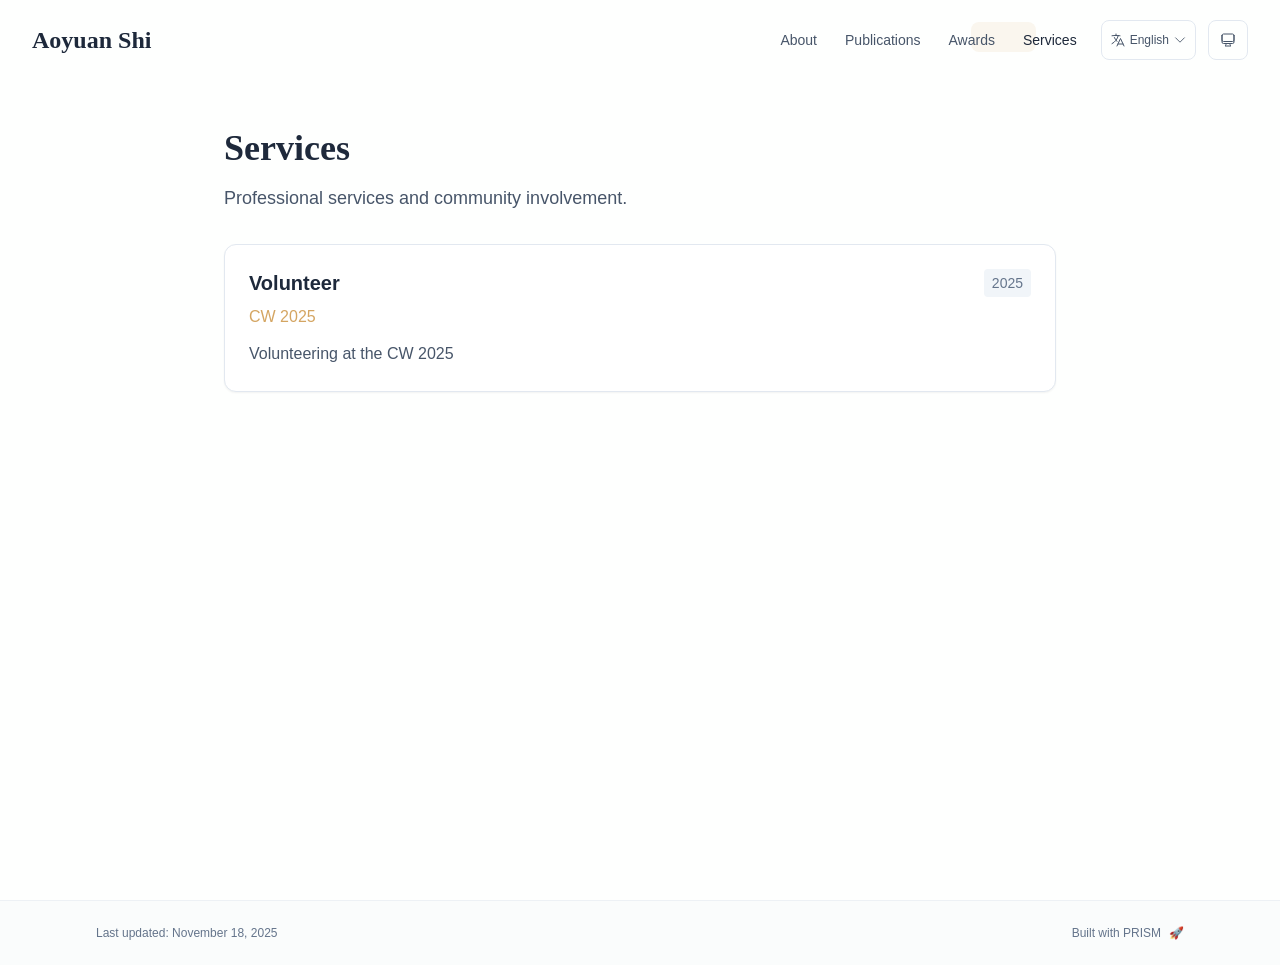
<file: services/index.html>
<!DOCTYPE html><html lang="en" class="scroll-smooth"><head><meta charSet="utf-8"/><meta name="viewport" content="width=device-width, initial-scale=1"/><link rel="stylesheet" href="/_next/static/css/78c4370b96c05382.css" data-precedence="next"/><link rel="preload" as="script" fetchPriority="low" href="/_next/static/chunks/webpack-af78f5c2c11af041.js"/><script src="/_next/static/chunks/4bd1b696-70b6d399998de86a.js" async=""></script><script src="/_next/static/chunks/684-5aaa8290a129f299.js" async=""></script><script src="/_next/static/chunks/main-app-479bc42736169e68.js" async=""></script><script src="/_next/static/chunks/461-a9a5d7b05a71d978.js" async=""></script><script src="/_next/static/chunks/874-6cc630662f3664af.js" async=""></script><script src="/_next/static/chunks/291-e39730cc9327e39b.js" async=""></script><script src="/_next/static/chunks/app/layout-06cda5ab63d5f60a.js" async=""></script><script src="/_next/static/chunks/178-595a94b9af1e67b5.js" async=""></script><script src="/_next/static/chunks/748-97f90665cfe632a2.js" async=""></script><script src="/_next/static/chunks/app/%5Bslug%5D/page-1135241dbef3b64a.js" async=""></script><link rel="icon" href="/favicon.svg" type="image/svg+xml"/><link rel="dns-prefetch" href="https://jialeliu.com"/><link rel="preconnect" href="https://jialeliu.com" crossorigin=""/><link rel="preload" as="font" type="font/woff2" href="https://jialeliu.com/fonts/georgiab.woff2" crossorigin=""/><script>
              try {
                const theme = localStorage.getItem('theme-storage');
                const parsed = theme ? JSON.parse(theme) : null;
                const setting = parsed?.state?.theme || 'system';
                const prefersDark = typeof window !== 'undefined' && window.matchMedia && window.matchMedia('(prefers-color-scheme: dark)').matches;
                const effective = setting === 'dark' ? 'dark' : (setting === 'light' ? 'light' : (prefersDark ? 'dark' : 'light'));
                var root = document.documentElement;
                root.classList.add(effective);
                root.setAttribute('data-theme', effective);
              } catch (e) {
                var root = document.documentElement;
                root.classList.add('light');
                root.setAttribute('data-theme', 'light');
              }
            </script><script>
    try {
      const cfg = {"enabled":true,"locales":["zh","en"],"defaultLocale":"en","mode":"auto","fixedLocale":"en","persist":true,"switcher":true,"labels":{"zh":"中文","en":"English"}};
      const storageKey = 'locale-storage';
      const normalize = (value) => typeof value === 'string' ? value.trim().replace('_', '-').toLowerCase() : '';
      const matchLocale = (candidate) => {
        const normalized = normalize(candidate);
        if (!normalized) return null;
        if (cfg.locales.includes(normalized)) return normalized;
        const language = normalized.split('-')[0];
        if (cfg.locales.includes(language)) return language;
        return null;
      };

      let resolved = null;

      if (cfg.persist) {
        resolved = matchLocale(localStorage.getItem(storageKey));
      }

      if (!resolved) {
        if (cfg.mode === 'fixed') {
          resolved = cfg.fixedLocale;
        } else {
          resolved = matchLocale(navigator.language);
        }
      }

      if (!resolved) {
        resolved = cfg.defaultLocale;
      }

      const root = document.documentElement;
      root.lang = resolved;
      root.setAttribute('data-locale', resolved);

      if (cfg.persist) {
        localStorage.setItem(storageKey, resolved);
      }
    } catch (e) {
      const root = document.documentElement;
      root.lang = 'en';
      root.setAttribute('data-locale', 'en');
    }
  </script><title>Services | Aoyuan Shi</title><meta name="description" content="Professional services and community involvement."/><meta name="author" content="Aoyuan Shi"/><meta name="keywords" content="Aoyuan Shi,PhD,Research,Taiyuan University of Technology"/><meta name="creator" content="Aoyuan Shi"/><meta name="publisher" content="Aoyuan Shi"/><meta property="og:title" content="Aoyuan Shi"/><meta property="og:description" content="Aoyuan Shi&#x27;s homepage"/><meta property="og:site_name" content="Aoyuan Shi&#x27;s Academic Website"/><meta property="og:locale" content="en_US"/><meta property="og:type" content="website"/><meta name="twitter:card" content="summary"/><meta name="twitter:title" content="Aoyuan Shi"/><meta name="twitter:description" content="Aoyuan Shi&#x27;s homepage"/><link rel="icon" href="/favicon.svg"/><script>document.querySelectorAll('body link[rel="icon"], body link[rel="apple-touch-icon"]').forEach(el => document.head.appendChild(el))</script><script src="/_next/static/chunks/polyfills-42372ed130431b0a.js" noModule=""></script></head><body class="font-sans antialiased"><div style="visibility:hidden"><nav class="fixed top-0 left-0 right-0 z-50" data-headlessui-state=""><div class="transition-all duration-300 ease-out bg-transparent" style="transform:translateY(-100px)"><div class="max-w-7xl mx-auto px-4 sm:px-6 lg:px-8"><div class="flex justify-between items-center h-16 lg:h-20"><div class="flex-shrink-0" tabindex="0"><a class="text-xl lg:text-2xl font-serif font-semibold text-primary hover:text-accent transition-colors duration-200" href="/">Aoyuan Shi</a></div><div class="hidden lg:block"><div class="ml-10 flex items-center space-x-3"><div class="relative flex items-baseline space-x-1"><a data-nav-href="/" class="relative px-3 py-2 text-sm font-medium rounded-lg transition-colors duration-150 text-neutral-600" href="/">About</a><a data-nav-href="/publications" class="relative px-3 py-2 text-sm font-medium rounded-lg transition-colors duration-150 text-neutral-600" href="/publications/">Publications</a><a data-nav-href="/awards" class="relative px-3 py-2 text-sm font-medium rounded-lg transition-colors duration-150 text-neutral-600" href="/awards/">Awards</a><a data-nav-href="/services" class="relative px-3 py-2 text-sm font-medium rounded-lg transition-colors duration-150 text-primary" href="/services/">Services</a></div><div class="flex items-center justify-center w-14 h-10 rounded-lg border border-neutral-200 dark:border-[rgba(148,163,184,0.24)] bg-background dark:bg-neutral-800"><div class="w-6 h-4 rounded bg-neutral-300 animate-pulse"></div></div><div class="flex items-center justify-center w-10 h-10 rounded-lg border border-neutral-200 dark:border-[rgba(148,163,184,0.24)] bg-background dark:bg-neutral-800"><div class="w-4 h-4 rounded-full bg-neutral-300 animate-pulse"></div></div></div></div><div class="lg:hidden flex items-center space-x-2"><div class="flex items-center justify-center w-14 h-10 rounded-lg border border-neutral-200 dark:border-[rgba(148,163,184,0.24)] bg-background dark:bg-neutral-800"><div class="w-6 h-4 rounded bg-neutral-300 animate-pulse"></div></div><div class="flex items-center justify-center w-10 h-10 rounded-lg border border-neutral-200 dark:border-[rgba(148,163,184,0.24)] bg-background dark:bg-neutral-800"><div class="w-4 h-4 rounded-full bg-neutral-300 animate-pulse"></div></div><button class="inline-flex items-center justify-center p-2 rounded-md text-neutral-600 hover:text-primary hover:bg-neutral-100 dark:hover:bg-neutral-800 focus:outline-none focus:ring-2 focus:ring-inset focus:ring-accent transition-colors duration-200" id="headlessui-disclosure-button-«R7pdb»" type="button" aria-expanded="false" data-headlessui-state=""><span class="sr-only">Open main menu</span><div><svg xmlns="http://www.w3.org/2000/svg" fill="none" viewBox="0 0 24 24" stroke-width="1.5" stroke="currentColor" aria-hidden="true" data-slot="icon" class="block h-6 w-6"><path stroke-linecap="round" stroke-linejoin="round" d="M3.75 6.75h16.5M3.75 12h16.5m-16.5 5.25h16.5"></path></svg></div></button></div></div></div></div></nav><main class="min-h-screen pt-16 lg:pt-20"><div class="max-w-4xl mx-auto px-4 sm:px-6 lg:px-8 py-12"><div style="opacity:0;transform:translateY(20px)"><div class="mb-8"><h1 class="text-4xl font-serif font-bold text-primary mb-4">Services</h1><p class="text-lg text-neutral-600 dark:text-neutral-500 max-w-2xl">Professional services and community involvement.</p></div><div class="grid gap-6"><div class="bg-white dark:bg-neutral-900 p-6 rounded-xl shadow-sm border border-neutral-200 dark:border-neutral-800 hover:shadow-lg transition-all duration-200 hover:scale-[1.01]" style="opacity:0;transform:translateY(20px)"><div class="flex justify-between items-start mb-2"><h3 class="text-xl font-semibold text-primary">Volunteer</h3><span class="text-sm text-neutral-500 font-medium bg-neutral-100 dark:bg-neutral-800 px-2 py-1 rounded">2025</span></div><p class="text-base text-accent font-medium mb-3">CW 2025</p><p class="text-base text-neutral-600 dark:text-neutral-500 leading-relaxed">Volunteering at the CW 2025</p></div></div></div></div><!--$--><!--/$--><!--$--><!--/$--></main><footer class="border-t border-neutral-200/50 bg-neutral-50/50 dark:bg-neutral-900/50 dark:border-neutral-700/50"><div class="max-w-6xl mx-auto px-4 sm:px-6 lg:px-8 py-6"><div class="flex flex-col sm:flex-row justify-between items-center gap-2"><p class="text-xs text-neutral-500">Last updated<!-- -->: <!-- -->November 18, 2025</p><p class="text-xs text-neutral-500 flex items-center"><a href="https://github.com/xyjoey/PRISM" target="_blank" rel="noopener noreferrer">Built with PRISM</a><span class="ml-2">🚀</span></p></div></div></footer></div><script src="/_next/static/chunks/webpack-af78f5c2c11af041.js" async=""></script><script>(self.__next_f=self.__next_f||[]).push([0])</script><script>self.__next_f.push([1,"1:\"$Sreact.fragment\"\n3:I[3719,[\"461\",\"static/chunks/461-a9a5d7b05a71d978.js\",\"874\",\"static/chunks/874-6cc630662f3664af.js\",\"291\",\"static/chunks/291-e39730cc9327e39b.js\",\"177\",\"static/chunks/app/layout-06cda5ab63d5f60a.js\"],\"ThemeProvider\"]\n4:I[310,[\"461\",\"static/chunks/461-a9a5d7b05a71d978.js\",\"874\",\"static/chunks/874-6cc630662f3664af.js\",\"291\",\"static/chunks/291-e39730cc9327e39b.js\",\"177\",\"static/chunks/app/layout-06cda5ab63d5f60a.js\"],\"LocaleProvider\"]\n5:I[4574,[\"461\",\"static/chunks/461-a9a5d7b05a71d978.js\",\"874\",\"static/chunks/874-6cc630662f3664af.js\",\"291\",\"static/chunks/291-e39730cc9327e39b.js\",\"177\",\"static/chunks/app/layout-06cda5ab63d5f60a.js\"],\"default\"]\n6:I[7555,[],\"\"]\n7:I[1295,[],\"\"]\n8:I[2548,[\"461\",\"static/chunks/461-a9a5d7b05a71d978.js\",\"874\",\"static/chunks/874-6cc630662f3664af.js\",\"291\",\"static/chunks/291-e39730cc9327e39b.js\",\"177\",\"static/chunks/app/layout-06cda5ab63d5f60a.js\"],\"default\"]\na:I[9665,[],\"MetadataBoundary\"]\nc:I[9665,[],\"OutletBoundary\"]\nf:I[4911,[],\"AsyncMetadataOutlet\"]\n11:I[9665,[],\"ViewportBoundary\"]\n13:I[6614,[],\"\"]\n:HL[\"/_next/static/css/78c4370b96c05382.css\",\"style\"]\n2:T590,\n    try {\n      const cfg = {\"enabled\":true,\"locales\":[\"zh\",\"en\"],\"defaultLocale\":\"en\",\"mode\":\"auto\",\"fixedLocale\":\"en\",\"persist\":true,\"switcher\":true,\"labels\":{\"zh\":\"中文\",\"en\":\"English\"}};\n      const storageKey = 'locale-storage';\n      const normalize = (value) =\u003e typeof value === 'string' ? value.trim().replace('_', '-').toLowerCase() : '';\n      const matchLocale = (candidate) =\u003e {\n        const normalized = normalize(candidate);\n        if (!normalized) return null;\n        if (cfg.locales.includes(normalized)) return normalized;\n        const language = normalized.split('-')[0];\n        if (cfg.locales.includes(language)) return language;\n        return null;\n      };\n\n      let resolved = null;\n\n      if (cfg.persist) {\n        resolved = matchLocale(localStorage.getItem(storageKey));\n      }\n\n      if (!resolved) {\n        if (cfg.mode === 'fixed') {\n          resolved = cfg.fixedLocale;\n        }"])</script><script>self.__next_f.push([1," else {\n          resolved = matchLocale(navigator.language);\n        }\n      }\n\n      if (!resolved) {\n        resolved = cfg.defaultLocale;\n      }\n\n      const root = document.documentElement;\n      root.lang = resolved;\n      root.setAttribute('data-locale', resolved);\n\n      if (cfg.persist) {\n        localStorage.setItem(storageKey, resolved);\n      }\n    } catch (e) {\n      const root = document.documentElement;\n      root.lang = 'en';\n      root.setAttribute('data-locale', 'en');\n    }\n  "])</script><script>self.__next_f.push([1,"0:{\"P\":null,\"b\":\"4FcUEV9wpQqeiVip3p1Sm\",\"p\":\"\",\"c\":[\"\",\"services\",\"\"],\"i\":false,\"f\":[[[\"\",{\"children\":[[\"slug\",\"services\",\"d\"],{\"children\":[\"__PAGE__\",{}]}]},\"$undefined\",\"$undefined\",true],[\"\",[\"$\",\"$1\",\"c\",{\"children\":[[[\"$\",\"link\",\"0\",{\"rel\":\"stylesheet\",\"href\":\"/_next/static/css/78c4370b96c05382.css\",\"precedence\":\"next\",\"crossOrigin\":\"$undefined\",\"nonce\":\"$undefined\"}]],[\"$\",\"html\",null,{\"lang\":\"en\",\"className\":\"scroll-smooth\",\"suppressHydrationWarning\":true,\"children\":[[\"$\",\"head\",null,{\"children\":[[\"$\",\"link\",null,{\"rel\":\"icon\",\"href\":\"/favicon.svg\",\"type\":\"image/svg+xml\"}],[\"$\",\"link\",null,{\"rel\":\"dns-prefetch\",\"href\":\"https://jialeliu.com\"}],[\"$\",\"link\",null,{\"rel\":\"preconnect\",\"href\":\"https://jialeliu.com\",\"crossOrigin\":\"\"}],[\"$\",\"link\",null,{\"rel\":\"preload\",\"as\":\"font\",\"type\":\"font/woff2\",\"href\":\"https://jialeliu.com/fonts/georgiab.woff2\",\"crossOrigin\":\"\"}],[\"$\",\"script\",null,{\"dangerouslySetInnerHTML\":{\"__html\":\"\\n              try {\\n                const theme = localStorage.getItem('theme-storage');\\n                const parsed = theme ? JSON.parse(theme) : null;\\n                const setting = parsed?.state?.theme || 'system';\\n                const prefersDark = typeof window !== 'undefined' \u0026\u0026 window.matchMedia \u0026\u0026 window.matchMedia('(prefers-color-scheme: dark)').matches;\\n                const effective = setting === 'dark' ? 'dark' : (setting === 'light' ? 'light' : (prefersDark ? 'dark' : 'light'));\\n                var root = document.documentElement;\\n                root.classList.add(effective);\\n                root.setAttribute('data-theme', effective);\\n              } catch (e) {\\n                var root = document.documentElement;\\n                root.classList.add('light');\\n                root.setAttribute('data-theme', 'light');\\n              }\\n            \"}}],[\"$\",\"script\",null,{\"dangerouslySetInnerHTML\":{\"__html\":\"$2\"}}]]}],[\"$\",\"body\",null,{\"className\":\"font-sans antialiased\",\"children\":[\"$\",\"$L3\",null,{\"children\":[\"$\",\"$L4\",null,{\"config\":{\"enabled\":true,\"locales\":[\"zh\",\"en\"],\"defaultLocale\":\"en\",\"mode\":\"auto\",\"fixedLocale\":\"en\",\"persist\":true,\"switcher\":true,\"labels\":{\"zh\":\"中文\",\"en\":\"English\"}},\"children\":[[\"$\",\"$L5\",null,{\"items\":[{\"title\":\"About\",\"type\":\"page\",\"target\":\"about\",\"href\":\"/\"},{\"title\":\"Publications\",\"type\":\"page\",\"target\":\"publications\",\"href\":\"/publications\"},{\"title\":\"Awards\",\"type\":\"page\",\"target\":\"awards\",\"href\":\"/awards\"},{\"title\":\"Services\",\"type\":\"page\",\"target\":\"services\",\"href\":\"/services\"}],\"siteTitle\":\"Aoyuan Shi\",\"enableOnePageMode\":false,\"i18n\":\"$0:f:0:1:1:props:children:1:props:children:1:props:children:props:children:props:config\",\"itemsByLocale\":{\"zh\":[{\"title\":\"关于我\",\"type\":\"page\",\"target\":\"about\",\"href\":\"/\"},{\"title\":\"论文\",\"type\":\"page\",\"target\":\"publications\",\"href\":\"/publications\"},{\"title\":\"奖项\",\"type\":\"page\",\"target\":\"awards\",\"href\":\"/awards\"},{\"title\":\"服务\",\"type\":\"page\",\"target\":\"services\",\"href\":\"/services\"}],\"en\":[{\"title\":\"About\",\"type\":\"page\",\"target\":\"about\",\"href\":\"/\"},{\"title\":\"Publications\",\"type\":\"page\",\"target\":\"publications\",\"href\":\"/publications\"},{\"title\":\"Awards\",\"type\":\"page\",\"target\":\"awards\",\"href\":\"/awards\"},{\"title\":\"Services\",\"type\":\"page\",\"target\":\"services\",\"href\":\"/services\"}]},\"siteTitleByLocale\":{\"zh\":\"史傲渊\",\"en\":\"Aoyuan Shi\"}}],[\"$\",\"main\",null,{\"className\":\"min-h-screen pt-16 lg:pt-20\",\"children\":[\"$\",\"$L6\",null,{\"parallelRouterKey\":\"children\",\"error\":\"$undefined\",\"errorStyles\":\"$undefined\",\"errorScripts\":\"$undefined\",\"template\":[\"$\",\"$L7\",null,{}],\"templateStyles\":\"$undefined\",\"templateScripts\":\"$undefined\",\"notFound\":[[[\"$\",\"title\",null,{\"children\":\"404: This page could not be found.\"}],[\"$\",\"div\",null,{\"style\":{\"fontFamily\":\"system-ui,\\\"Segoe UI\\\",Roboto,Helvetica,Arial,sans-serif,\\\"Apple Color Emoji\\\",\\\"Segoe UI Emoji\\\"\",\"height\":\"100vh\",\"textAlign\":\"center\",\"display\":\"flex\",\"flexDirection\":\"column\",\"alignItems\":\"center\",\"justifyContent\":\"center\"},\"children\":[\"$\",\"div\",null,{\"children\":[[\"$\",\"style\",null,{\"dangerouslySetInnerHTML\":{\"__html\":\"body{color:#000;background:#fff;margin:0}.next-error-h1{border-right:1px solid rgba(0,0,0,.3)}@media (prefers-color-scheme:dark){body{color:#fff;background:#000}.next-error-h1{border-right:1px solid rgba(255,255,255,.3)}}\"}}],[\"$\",\"h1\",null,{\"className\":\"next-error-h1\",\"style\":{\"display\":\"inline-block\",\"margin\":\"0 20px 0 0\",\"padding\":\"0 23px 0 0\",\"fontSize\":24,\"fontWeight\":500,\"verticalAlign\":\"top\",\"lineHeight\":\"49px\"},\"children\":404}],[\"$\",\"div\",null,{\"style\":{\"display\":\"inline-block\"},\"children\":[\"$\",\"h2\",null,{\"style\":{\"fontSize\":14,\"fontWeight\":400,\"lineHeight\":\"49px\",\"margin\":0},\"children\":\"This page could not be found.\"}]}]]}]}]],[]],\"forbidden\":\"$undefined\",\"unauthorized\":\"$undefined\"}]}],[\"$\",\"$L8\",null,{\"lastUpdated\":\"November 18, 2025\",\"lastUpdatedByLocale\":{\"zh\":\"2025年11月18日\",\"en\":\"November 18, 2025\"},\"defaultLocale\":\"en\"}]]}]}]}]]}]]}],{\"children\":[[\"slug\",\"services\",\"d\"],[\"$\",\"$1\",\"c\",{\"children\":[null,[\"$\",\"$L6\",null,{\"parallelRouterKey\":\"children\",\"error\":\"$undefined\",\"errorStyles\":\"$undefined\",\"errorScripts\":\"$undefined\",\"template\":[\"$\",\"$L7\",null,{}],\"templateStyles\":\"$undefined\",\"templateScripts\":\"$undefined\",\"notFound\":\"$undefined\",\"forbidden\":\"$undefined\",\"unauthorized\":\"$undefined\"}]]}],{\"children\":[\"__PAGE__\",[\"$\",\"$1\",\"c\",{\"children\":[\"$L9\",[\"$\",\"$La\",null,{\"children\":\"$Lb\"}],null,[\"$\",\"$Lc\",null,{\"children\":[\"$Ld\",\"$Le\",[\"$\",\"$Lf\",null,{\"promise\":\"$@10\"}]]}]]}],{},null,false]},null,false]},null,false],[\"$\",\"$1\",\"h\",{\"children\":[null,[\"$\",\"$1\",\"qzZCGqNVxRV2XOf5jgawB\",{\"children\":[[\"$\",\"$L11\",null,{\"children\":\"$L12\"}],null]}],null]}],false]],\"m\":\"$undefined\",\"G\":[\"$13\",\"$undefined\"],\"s\":false,\"S\":true}\n"])</script><script>self.__next_f.push([1,"14:\"$Sreact.suspense\"\n15:I[4911,[],\"AsyncMetadata\"]\n17:I[2382,[\"461\",\"static/chunks/461-a9a5d7b05a71d978.js\",\"178\",\"static/chunks/178-595a94b9af1e67b5.js\",\"748\",\"static/chunks/748-97f90665cfe632a2.js\",\"182\",\"static/chunks/app/%5Bslug%5D/page-1135241dbef3b64a.js\"],\"default\"]\nb:[\"$\",\"$14\",null,{\"fallback\":null,\"children\":[\"$\",\"$L15\",null,{\"promise\":\"$@16\"}]}]\n9:[\"$\",\"$L17\",null,{\"dataByLocale\":{\"zh\":{\"type\":\"card\",\"config\":{\"type\":\"card\",\"title\":\"学术服务\",\"description\":\"专业服务与社区参与。\",\"items\":[{\"title\":\"志愿者\",\"subtitle\":\"CW 2025\",\"date\":\"2025\",\"content\":\"参与CW相关的志愿者活动\"}]}},\"en\":{\"type\":\"card\",\"config\":{\"type\":\"card\",\"title\":\"Services\",\"description\":\"Professional services and community involvement.\",\"items\":[{\"title\":\"Volunteer\",\"subtitle\":\"CW 2025\",\"date\":\"2025\",\"content\":\"Volunteering at the CW 2025\"}]}}},\"defaultLocale\":\"en\"}]\n"])</script><script>self.__next_f.push([1,"e:null\n"])</script><script>self.__next_f.push([1,"12:[[\"$\",\"meta\",\"0\",{\"charSet\":\"utf-8\"}],[\"$\",\"meta\",\"1\",{\"name\":\"viewport\",\"content\":\"width=device-width, initial-scale=1\"}]]\nd:null\n"])</script><script>self.__next_f.push([1,"16:{\"metadata\":[[\"$\",\"title\",\"0\",{\"children\":\"Services | Aoyuan Shi\"}],[\"$\",\"meta\",\"1\",{\"name\":\"description\",\"content\":\"Professional services and community involvement.\"}],[\"$\",\"meta\",\"2\",{\"name\":\"author\",\"content\":\"Aoyuan Shi\"}],[\"$\",\"meta\",\"3\",{\"name\":\"keywords\",\"content\":\"Aoyuan Shi,PhD,Research,Taiyuan University of Technology\"}],[\"$\",\"meta\",\"4\",{\"name\":\"creator\",\"content\":\"Aoyuan Shi\"}],[\"$\",\"meta\",\"5\",{\"name\":\"publisher\",\"content\":\"Aoyuan Shi\"}],[\"$\",\"meta\",\"6\",{\"property\":\"og:title\",\"content\":\"Aoyuan Shi\"}],[\"$\",\"meta\",\"7\",{\"property\":\"og:description\",\"content\":\"Aoyuan Shi's homepage\"}],[\"$\",\"meta\",\"8\",{\"property\":\"og:site_name\",\"content\":\"Aoyuan Shi's Academic Website\"}],[\"$\",\"meta\",\"9\",{\"property\":\"og:locale\",\"content\":\"en_US\"}],[\"$\",\"meta\",\"10\",{\"property\":\"og:type\",\"content\":\"website\"}],[\"$\",\"meta\",\"11\",{\"name\":\"twitter:card\",\"content\":\"summary\"}],[\"$\",\"meta\",\"12\",{\"name\":\"twitter:title\",\"content\":\"Aoyuan Shi\"}],[\"$\",\"meta\",\"13\",{\"name\":\"twitter:description\",\"content\":\"Aoyuan Shi's homepage\"}],[\"$\",\"link\",\"14\",{\"rel\":\"icon\",\"href\":\"/favicon.svg\"}]],\"error\":null,\"digest\":\"$undefined\"}\n10:{\"metadata\":\"$16:metadata\",\"error\":null,\"digest\":\"$undefined\"}\n"])</script></body></html>
</file>
<file: _next/static/css/78c4370b96c05382.css>
/*! tailwindcss v4.1.10 | MIT License | https://tailwindcss.com */@layer properties{@supports (((-webkit-hyphens:none)) and (not (margin-trim:inline))) or ((-moz-orient:inline) and (not (color:rgb(from red r g b)))){*,::backdrop,:after,:before{--tw-translate-x:0;--tw-translate-y:0;--tw-translate-z:0;--tw-rotate-x:initial;--tw-rotate-y:initial;--tw-rotate-z:initial;--tw-skew-x:initial;--tw-skew-y:initial;--tw-space-y-reverse:0;--tw-space-x-reverse:0;--tw-border-style:solid;--tw-leading:initial;--tw-font-weight:initial;--tw-shadow:0 0 #0000;--tw-shadow-color:initial;--tw-shadow-alpha:100%;--tw-inset-shadow:0 0 #0000;--tw-inset-shadow-color:initial;--tw-inset-shadow-alpha:100%;--tw-ring-color:initial;--tw-ring-shadow:0 0 #0000;--tw-inset-ring-color:initial;--tw-inset-ring-shadow:0 0 #0000;--tw-ring-inset:initial;--tw-ring-offset-width:0px;--tw-ring-offset-color:#fff;--tw-ring-offset-shadow:0 0 #0000;--tw-blur:initial;--tw-brightness:initial;--tw-contrast:initial;--tw-grayscale:initial;--tw-hue-rotate:initial;--tw-invert:initial;--tw-opacity:initial;--tw-saturate:initial;--tw-sepia:initial;--tw-drop-shadow:initial;--tw-drop-shadow-color:initial;--tw-drop-shadow-alpha:100%;--tw-drop-shadow-size:initial;--tw-backdrop-blur:initial;--tw-backdrop-brightness:initial;--tw-backdrop-contrast:initial;--tw-backdrop-grayscale:initial;--tw-backdrop-hue-rotate:initial;--tw-backdrop-invert:initial;--tw-backdrop-opacity:initial;--tw-backdrop-saturate:initial;--tw-backdrop-sepia:initial;--tw-duration:initial;--tw-ease:initial;--tw-scale-x:1;--tw-scale-y:1;--tw-scale-z:1}}}@layer theme{:host,:root{--font-sans:"Inter",-apple-system,BlinkMacSystemFont,"Segoe UI",Roboto,sans-serif;--color-red-50:oklch(97.1% .013 17.38);--color-red-400:oklch(70.4% .191 22.216);--color-red-600:oklch(57.7% .245 27.325);--color-red-900:oklch(39.6% .141 25.723);--color-white:#fff;--spacing:.25rem;--container-2xl:42rem;--container-3xl:48rem;--container-4xl:56rem;--container-6xl:72rem;--container-7xl:80rem;--text-xs:.75rem;--text-xs--line-height:calc(1/.75);--text-sm:.875rem;--text-sm--line-height:calc(1.25/.875);--text-base:1rem;--text-base--line-height:calc(1.5/1);--text-lg:1.125rem;--text-lg--line-height:calc(1.75/1.125);--text-xl:1.25rem;--text-xl--line-height:calc(1.75/1.25);--text-2xl:1.5rem;--text-2xl--line-height:calc(2/1.5);--text-3xl:1.875rem;--text-3xl--line-height:calc(2.25/1.875);--text-4xl:2.25rem;--text-4xl--line-height:calc(2.5/2.25);--font-weight-medium:500;--font-weight-semibold:600;--font-weight-bold:700;--leading-tight:1.25;--leading-relaxed:1.625;--radius-md:.375rem;--radius-lg:.5rem;--radius-xl:.75rem;--radius-2xl:1rem;--ease-out:cubic-bezier(0,0,.2,1);--animate-pulse:pulse 2s cubic-bezier(.4,0,.6,1)infinite;--blur-xl:24px;--aspect-video:16/9;--default-transition-duration:.15s;--default-transition-timing-function:cubic-bezier(.4,0,.2,1);--default-font-family:"Inter",-apple-system,BlinkMacSystemFont,"Segoe UI",Roboto,sans-serif;--default-mono-font-family:"SF Mono",Monaco,"Cascadia Code","Roboto Mono",Consolas,"Courier New",monospace;--line-height-normal:1.5;--shadow-glass:0 8px 32px 0 #1f26875e}}@layer base{*,::backdrop,:after,:before{box-sizing:border-box;border:0 solid;margin:0;padding:0}::file-selector-button{box-sizing:border-box;border:0 solid;margin:0;padding:0}:host,html{-webkit-text-size-adjust:100%;tab-size:4;line-height:1.5;font-family:var(--default-font-family,ui-sans-serif,system-ui,sans-serif,"Apple Color Emoji","Segoe UI Emoji","Segoe UI Symbol","Noto Color Emoji");font-feature-settings:var(--default-font-feature-settings,normal);font-variation-settings:var(--default-font-variation-settings,normal);-webkit-tap-highlight-color:transparent}hr{height:0;color:inherit;border-top-width:1px}abbr:where([title]){-webkit-text-decoration:underline dotted;text-decoration:underline dotted}h1,h2,h3,h4,h5,h6{font-size:inherit;font-weight:inherit}a{color:inherit;-webkit-text-decoration:inherit;text-decoration:inherit}b,strong{font-weight:bolder}code,kbd,pre,samp{font-family:var(--default-mono-font-family,ui-monospace,SFMono-Regular,Menlo,Monaco,Consolas,"Liberation Mono","Courier New",monospace);font-feature-settings:var(--default-mono-font-feature-settings,normal);font-variation-settings:var(--default-mono-font-variation-settings,normal);font-size:1em}small{font-size:80%}sub,sup{vertical-align:baseline;font-size:75%;line-height:0;position:relative}sub{bottom:-.25em}sup{top:-.5em}table{text-indent:0;border-color:inherit;border-collapse:collapse}:-moz-focusring{outline:auto}progress{vertical-align:baseline}summary{display:list-item}menu,ol,ul{list-style:none}audio,canvas,embed,iframe,img,object,svg,video{vertical-align:middle;display:block}img,video{max-width:100%;height:auto}button,input,optgroup,select,textarea{font:inherit;font-feature-settings:inherit;font-variation-settings:inherit;letter-spacing:inherit;color:inherit;opacity:1;background-color:#0000;border-radius:0}::file-selector-button{font:inherit;font-feature-settings:inherit;font-variation-settings:inherit;letter-spacing:inherit;color:inherit;opacity:1;background-color:#0000;border-radius:0}:where(select:is([multiple],[size])) optgroup{font-weight:bolder}:where(select:is([multiple],[size])) optgroup option{padding-inline-start:20px}::file-selector-button{margin-inline-end:4px}::placeholder{opacity:1}@supports (not ((-webkit-appearance:-apple-pay-button))) or (contain-intrinsic-size:1px){::placeholder{color:currentColor}@supports (color:color-mix(in lab,red,red)){::placeholder{color:color-mix(in oklab,currentcolor 50%,transparent)}}}textarea{resize:vertical}::-webkit-search-decoration{-webkit-appearance:none}::-webkit-date-and-time-value{min-height:1lh;text-align:inherit}::-webkit-datetime-edit{display:inline-flex}::-webkit-datetime-edit-fields-wrapper{padding:0}::-webkit-datetime-edit,::-webkit-datetime-edit-year-field{padding-block:0}::-webkit-datetime-edit-day-field,::-webkit-datetime-edit-month-field{padding-block:0}::-webkit-datetime-edit-hour-field,::-webkit-datetime-edit-minute-field{padding-block:0}::-webkit-datetime-edit-millisecond-field,::-webkit-datetime-edit-second-field{padding-block:0}::-webkit-datetime-edit-meridiem-field{padding-block:0}:-moz-ui-invalid{box-shadow:none}button,input:where([type=button],[type=reset],[type=submit]){appearance:button}::file-selector-button{appearance:button}::-webkit-inner-spin-button,::-webkit-outer-spin-button{height:auto}[hidden]:where(:not([hidden=until-found])){display:none!important}}@layer components;@layer utilities{.pointer-events-none{pointer-events:none}.sr-only{clip:rect(0,0,0,0);white-space:nowrap;border-width:0;width:1px;height:1px;margin:-1px;padding:0;overflow:hidden}.absolute,.sr-only{position:absolute}.fixed{position:fixed}.relative{position:relative}.static{position:static}.sticky{position:sticky}.inset-0{inset:calc(var(--spacing)*0)}.top-0{top:calc(var(--spacing)*0)}.top-1\/2{top:50%}.top-2{top:calc(var(--spacing)*2)}.top-8{top:calc(var(--spacing)*8)}.top-full{top:100%}.right-0{right:calc(var(--spacing)*0)}.right-2{right:calc(var(--spacing)*2)}.left-0{left:calc(var(--spacing)*0)}.left-1\/2{left:50%}.left-3{left:calc(var(--spacing)*3)}.z-10{z-index:10}.z-20{z-index:20}.z-40{z-index:40}.z-50{z-index:50}.container{width:100%}@media (min-width:40rem){.container{max-width:40rem}}@media (min-width:48rem){.container{max-width:48rem}}@media (min-width:64rem){.container{max-width:64rem}}@media (min-width:80rem){.container{max-width:80rem}}@media (min-width:96rem){.container{max-width:96rem}}.mx-auto{margin-inline:auto}.my-4{margin-block:calc(var(--spacing)*4)}.mt-1{margin-top:calc(var(--spacing)*1)}.mt-2{margin-top:calc(var(--spacing)*2)}.mt-4{margin-top:calc(var(--spacing)*4)}.mt-6{margin-top:calc(var(--spacing)*6)}.mt-8{margin-top:calc(var(--spacing)*8)}.mt-auto{margin-top:auto}.mr-1{margin-right:calc(var(--spacing)*1)}.mr-1\.5{margin-right:calc(var(--spacing)*1.5)}.mr-2{margin-right:calc(var(--spacing)*2)}.mb-1{margin-bottom:calc(var(--spacing)*1)}.mb-2{margin-bottom:calc(var(--spacing)*2)}.mb-3{margin-bottom:calc(var(--spacing)*3)}.mb-4{margin-bottom:calc(var(--spacing)*4)}.mb-6{margin-bottom:calc(var(--spacing)*6)}.mb-8{margin-bottom:calc(var(--spacing)*8)}.ml-0{margin-left:calc(var(--spacing)*0)}.ml-2{margin-left:calc(var(--spacing)*2)}.ml-4{margin-left:calc(var(--spacing)*4)}.ml-10{margin-left:calc(var(--spacing)*10)}.line-clamp-2{-webkit-line-clamp:2}.line-clamp-2,.line-clamp-3{-webkit-box-orient:vertical;display:-webkit-box;overflow:hidden}.line-clamp-3{-webkit-line-clamp:3}.block{display:block}.contents{display:contents}.flex{display:flex}.grid{display:grid}.hidden{display:none}.inline-flex{display:inline-flex}.aspect-video{aspect-ratio:var(--aspect-video)}.h-0{height:calc(var(--spacing)*0)}.h-2\.5{height:calc(var(--spacing)*2.5)}.h-3{height:calc(var(--spacing)*3)}.h-3\.5{height:calc(var(--spacing)*3.5)}.h-4{height:calc(var(--spacing)*4)}.h-5{height:calc(var(--spacing)*5)}.h-6{height:calc(var(--spacing)*6)}.h-10{height:calc(var(--spacing)*10)}.h-16{height:calc(var(--spacing)*16)}.h-64{height:calc(var(--spacing)*64)}.h-full{height:100%}.min-h-screen{min-height:100vh}.w-0{width:calc(var(--spacing)*0)}.w-2\.5{width:calc(var(--spacing)*2.5)}.w-3{width:calc(var(--spacing)*3)}.w-3\.5{width:calc(var(--spacing)*3.5)}.w-4{width:calc(var(--spacing)*4)}.w-5{width:calc(var(--spacing)*5)}.w-6{width:calc(var(--spacing)*6)}.w-10{width:calc(var(--spacing)*10)}.w-14{width:calc(var(--spacing)*14)}.w-16{width:calc(var(--spacing)*16)}.w-32{width:calc(var(--spacing)*32)}.w-36{width:calc(var(--spacing)*36)}.w-64{width:calc(var(--spacing)*64)}.w-full{width:100%}.max-w-2xl{max-width:var(--container-2xl)}.max-w-3xl{max-width:var(--container-3xl)}.max-w-4xl{max-width:var(--container-4xl)}.max-w-6xl{max-width:var(--container-6xl)}.max-w-7xl{max-width:var(--container-7xl)}.max-w-\[calc\(100vw-2rem\)\]{max-width:calc(100vw - 2rem)}.flex-shrink-0{flex-shrink:0}.flex-grow{flex-grow:1}.-translate-x-1\/2{--tw-translate-x:calc(calc(1/2*100%)*-1)}.-translate-x-1\/2,.-translate-y-1\/2{translate:var(--tw-translate-x)var(--tw-translate-y)}.-translate-y-1\/2{--tw-translate-y:calc(calc(1/2*100%)*-1)}.-translate-y-full{--tw-translate-y:-100%;translate:var(--tw-translate-x)var(--tw-translate-y)}.transform{transform:var(--tw-rotate-x,)var(--tw-rotate-y,)var(--tw-rotate-z,)var(--tw-skew-x,)var(--tw-skew-y,)}.animate-pulse{animation:var(--animate-pulse)}.cursor-pointer{cursor:pointer}.resize{resize:both}.scroll-mt-24{scroll-margin-top:calc(var(--spacing)*24)}.list-inside{list-style-position:inside}.list-decimal{list-style-type:decimal}.list-disc{list-style-type:disc}.grid-cols-1{grid-template-columns:repeat(1,minmax(0,1fr))}.flex-col{flex-direction:column}.flex-wrap{flex-wrap:wrap}.items-baseline{align-items:baseline}.items-center{align-items:center}.items-start{align-items:flex-start}.justify-between{justify-content:space-between}.justify-center{justify-content:center}.gap-1{gap:calc(var(--spacing)*1)}.gap-2{gap:calc(var(--spacing)*2)}.gap-3{gap:calc(var(--spacing)*3)}.gap-4{gap:calc(var(--spacing)*4)}.gap-6{gap:calc(var(--spacing)*6)}.gap-12{gap:calc(var(--spacing)*12)}:where(.space-y-1>:not(:last-child)){--tw-space-y-reverse:0;margin-block-start:calc(calc(var(--spacing)*1)*var(--tw-space-y-reverse));margin-block-end:calc(calc(var(--spacing)*1)*calc(1 - var(--tw-space-y-reverse)))}:where(.space-y-2>:not(:last-child)){--tw-space-y-reverse:0;margin-block-start:calc(calc(var(--spacing)*2)*var(--tw-space-y-reverse));margin-block-end:calc(calc(var(--spacing)*2)*calc(1 - var(--tw-space-y-reverse)))}:where(.space-y-3>:not(:last-child)){--tw-space-y-reverse:0;margin-block-start:calc(calc(var(--spacing)*3)*var(--tw-space-y-reverse));margin-block-end:calc(calc(var(--spacing)*3)*calc(1 - var(--tw-space-y-reverse)))}:where(.space-y-4>:not(:last-child)){--tw-space-y-reverse:0;margin-block-start:calc(calc(var(--spacing)*4)*var(--tw-space-y-reverse));margin-block-end:calc(calc(var(--spacing)*4)*calc(1 - var(--tw-space-y-reverse)))}:where(.space-y-6>:not(:last-child)){--tw-space-y-reverse:0;margin-block-start:calc(calc(var(--spacing)*6)*var(--tw-space-y-reverse));margin-block-end:calc(calc(var(--spacing)*6)*calc(1 - var(--tw-space-y-reverse)))}:where(.space-y-8>:not(:last-child)){--tw-space-y-reverse:0;margin-block-start:calc(calc(var(--spacing)*8)*var(--tw-space-y-reverse));margin-block-end:calc(calc(var(--spacing)*8)*calc(1 - var(--tw-space-y-reverse)))}:where(.space-x-0\.5>:not(:last-child)){--tw-space-x-reverse:0;margin-inline-start:calc(calc(var(--spacing)*.5)*var(--tw-space-x-reverse));margin-inline-end:calc(calc(var(--spacing)*.5)*calc(1 - var(--tw-space-x-reverse)))}:where(.space-x-1>:not(:last-child)){--tw-space-x-reverse:0;margin-inline-start:calc(calc(var(--spacing)*1)*var(--tw-space-x-reverse));margin-inline-end:calc(calc(var(--spacing)*1)*calc(1 - var(--tw-space-x-reverse)))}:where(.space-x-2>:not(:last-child)){--tw-space-x-reverse:0;margin-inline-start:calc(calc(var(--spacing)*2)*var(--tw-space-x-reverse));margin-inline-end:calc(calc(var(--spacing)*2)*calc(1 - var(--tw-space-x-reverse)))}:where(.space-x-3>:not(:last-child)){--tw-space-x-reverse:0;margin-inline-start:calc(calc(var(--spacing)*3)*var(--tw-space-x-reverse));margin-inline-end:calc(calc(var(--spacing)*3)*calc(1 - var(--tw-space-x-reverse)))}.overflow-hidden{overflow:hidden}.overflow-x-auto{overflow-x:auto}.scroll-smooth{scroll-behavior:smooth}.rounded{border-radius:.25rem}.rounded-2xl{border-radius:var(--radius-2xl)}.rounded-full{border-radius:3.40282e+38px}.rounded-lg{border-radius:var(--radius-lg)}.rounded-md{border-radius:var(--radius-md)}.rounded-xl{border-radius:var(--radius-xl)}.border{border-style:var(--tw-border-style);border-width:1px}.border-t{border-top-style:var(--tw-border-style);border-top-width:1px}.border-t-4{border-top-style:var(--tw-border-style);border-top-width:4px}.border-r-4{border-right-style:var(--tw-border-style);border-right-width:4px}.border-b{border-bottom-style:var(--tw-border-style);border-bottom-width:1px}.border-l-4{border-left-style:var(--tw-border-style);border-left-width:4px}.border-accent,.border-accent\/50{border-color:var(--accent)}@supports (color:color-mix(in lab,red,red)){.border-accent\/50{border-color:color-mix(in oklab,var(--accent)50%,transparent)}}.border-neutral-100{border-color:var(--neutral-100)}.border-neutral-200,.border-neutral-200\/50{border-color:var(--neutral-200)}@supports (color:color-mix(in lab,red,red)){.border-neutral-200\/50{border-color:color-mix(in oklab,var(--neutral-200)50%,transparent)}}.border-transparent{border-color:#0000}.border-t-accent{border-top-color:var(--accent)}.border-t-neutral-800{border-top-color:var(--neutral-800)}.bg-accent,.bg-accent\/10{background-color:var(--accent)}@supports (color:color-mix(in lab,red,red)){.bg-accent\/10{background-color:color-mix(in oklab,var(--accent)10%,transparent)}}.bg-accent\/\[0\.07\]{background-color:var(--accent)}@supports (color:color-mix(in lab,red,red)){.bg-accent\/\[0\.07\]{background-color:color-mix(in oklab,var(--accent)7%,transparent)}}.bg-background,.bg-background\/80{background-color:var(--background)}@supports (color:color-mix(in lab,red,red)){.bg-background\/80{background-color:color-mix(in oklab,var(--background)80%,transparent)}}.bg-background\/95{background-color:var(--background)}@supports (color:color-mix(in lab,red,red)){.bg-background\/95{background-color:color-mix(in oklab,var(--background)95%,transparent)}}.bg-neutral-50,.bg-neutral-50\/50{background-color:var(--neutral-50)}@supports (color:color-mix(in lab,red,red)){.bg-neutral-50\/50{background-color:color-mix(in oklab,var(--neutral-50)50%,transparent)}}.bg-neutral-100{background-color:var(--neutral-100)}.bg-neutral-300{background-color:var(--neutral-300)}.bg-neutral-800{background-color:var(--neutral-800)}.bg-red-50{background-color:var(--color-red-50)}.bg-transparent{background-color:#0000}.bg-white{background-color:var(--color-white)}.object-cover{object-fit:cover}.object-\[32\%_center\]{object-position:32% center}.p-1\.5{padding:calc(var(--spacing)*1.5)}.p-2{padding:calc(var(--spacing)*2)}.p-4{padding:calc(var(--spacing)*4)}.p-6{padding:calc(var(--spacing)*6)}.px-2{padding-inline:calc(var(--spacing)*2)}.px-3{padding-inline:calc(var(--spacing)*3)}.px-4{padding-inline:calc(var(--spacing)*4)}.py-1{padding-block:calc(var(--spacing)*1)}.py-2{padding-block:calc(var(--spacing)*2)}.py-3{padding-block:calc(var(--spacing)*3)}.py-6{padding-block:calc(var(--spacing)*6)}.py-8{padding-block:calc(var(--spacing)*8)}.py-12{padding-block:calc(var(--spacing)*12)}.pt-2{padding-top:calc(var(--spacing)*2)}.pt-16{padding-top:calc(var(--spacing)*16)}.pr-4{padding-right:calc(var(--spacing)*4)}.pb-2{padding-bottom:calc(var(--spacing)*2)}.pb-3{padding-bottom:calc(var(--spacing)*3)}.pl-4{padding-left:calc(var(--spacing)*4)}.pl-10{padding-left:calc(var(--spacing)*10)}.text-center{text-align:center}.font-mono{font-family:SF Mono,Monaco,Cascadia Code,Roboto Mono,Consolas,Courier New,monospace}.font-sans{font-family:Inter,-apple-system,BlinkMacSystemFont,Segoe UI,Roboto,sans-serif}.font-serif{font-family:Georgia CDN,Georgia,serif}.text-2xl{font-size:var(--text-2xl);line-height:var(--tw-leading,var(--text-2xl--line-height))}.text-3xl{font-size:var(--text-3xl);line-height:var(--tw-leading,var(--text-3xl--line-height))}.text-4xl{font-size:var(--text-4xl);line-height:var(--tw-leading,var(--text-4xl--line-height))}.text-base{font-size:var(--text-base);line-height:var(--tw-leading,var(--text-base--line-height))}.text-lg{font-size:var(--text-lg);line-height:var(--tw-leading,var(--text-lg--line-height))}.text-sm{font-size:var(--text-sm);line-height:var(--tw-leading,var(--text-sm--line-height))}.text-xl{font-size:var(--text-xl);line-height:var(--tw-leading,var(--text-xl--line-height))}.text-xs{font-size:var(--text-xs);line-height:var(--tw-leading,var(--text-xs--line-height))}.leading-relaxed{--tw-leading:var(--leading-relaxed);line-height:var(--leading-relaxed)}.leading-tight{--tw-leading:var(--leading-tight);line-height:var(--leading-tight)}.font-bold{--tw-font-weight:var(--font-weight-bold);font-weight:var(--font-weight-bold)}.font-medium{--tw-font-weight:var(--font-weight-medium);font-weight:var(--font-weight-medium)}.font-semibold{--tw-font-weight:var(--font-weight-semibold);font-weight:var(--font-weight-semibold)}.break-words{overflow-wrap:break-word}.whitespace-nowrap{white-space:nowrap}.whitespace-pre-wrap{white-space:pre-wrap}.text-accent{color:var(--accent)}.text-neutral-400{color:var(--neutral-400)}.text-neutral-500{color:var(--neutral-500)}.text-neutral-600{color:var(--neutral-600)}.text-neutral-700{color:var(--neutral-700)}.text-neutral-800{color:var(--neutral-800)}.text-primary{color:var(--primary)}.text-red-600{color:var(--color-red-600)}.text-white{color:var(--color-white)}.capitalize{text-transform:capitalize}.italic{font-style:italic}.underline{text-decoration-line:underline}.decoration-accent{-webkit-text-decoration-color:var(--accent);text-decoration-color:var(--accent)}.decoration-neutral-400{-webkit-text-decoration-color:var(--neutral-400);text-decoration-color:var(--neutral-400)}.underline-offset-4{text-underline-offset:4px}.antialiased{-webkit-font-smoothing:antialiased;-moz-osx-font-smoothing:grayscale}.opacity-60{opacity:.6}.opacity-70{opacity:.7}.shadow-lg{--tw-shadow:0 10px 15px -3px var(--tw-shadow-color,#0000001a),0 4px 6px -2px var(--tw-shadow-color,#0000000d)}.shadow-lg,.shadow-sm{box-shadow:var(--tw-inset-shadow),var(--tw-inset-ring-shadow),var(--tw-ring-offset-shadow),var(--tw-ring-shadow),var(--tw-shadow)}.shadow-sm{--tw-shadow:0 1px 2px 0 var(--tw-shadow-color,#0000000d)}.filter{filter:var(--tw-blur,)var(--tw-brightness,)var(--tw-contrast,)var(--tw-grayscale,)var(--tw-hue-rotate,)var(--tw-invert,)var(--tw-saturate,)var(--tw-sepia,)var(--tw-drop-shadow,)}.backdrop-blur-xl{--tw-backdrop-blur:blur(var(--blur-xl));-webkit-backdrop-filter:var(--tw-backdrop-blur,)var(--tw-backdrop-brightness,)var(--tw-backdrop-contrast,)var(--tw-backdrop-grayscale,)var(--tw-backdrop-hue-rotate,)var(--tw-backdrop-invert,)var(--tw-backdrop-opacity,)var(--tw-backdrop-saturate,)var(--tw-backdrop-sepia,);backdrop-filter:var(--tw-backdrop-blur,)var(--tw-backdrop-brightness,)var(--tw-backdrop-contrast,)var(--tw-backdrop-grayscale,)var(--tw-backdrop-hue-rotate,)var(--tw-backdrop-invert,)var(--tw-backdrop-opacity,)var(--tw-backdrop-saturate,)var(--tw-backdrop-sepia,)}.transition{transition-property:color,background-color,border-color,outline-color,text-decoration-color,fill,stroke,--tw-gradient-from,--tw-gradient-via,--tw-gradient-to,opacity,box-shadow,transform,translate,scale,rotate,filter,-webkit-backdrop-filter,backdrop-filter,display,visibility,content-visibility,overlay,pointer-events;transition-timing-function:var(--tw-ease,var(--default-transition-timing-function));transition-duration:var(--tw-duration,var(--default-transition-duration))}.transition-all{transition-property:all;transition-timing-function:var(--tw-ease,var(--default-transition-timing-function));transition-duration:var(--tw-duration,var(--default-transition-duration))}.transition-colors{transition-property:color,background-color,border-color,outline-color,text-decoration-color,fill,stroke,--tw-gradient-from,--tw-gradient-via,--tw-gradient-to;transition-timing-function:var(--tw-ease,var(--default-transition-timing-function));transition-duration:var(--tw-duration,var(--default-transition-duration))}.duration-150{--tw-duration:.15s;transition-duration:.15s}.duration-200{--tw-duration:.2s;transition-duration:.2s}.duration-300{--tw-duration:.3s;transition-duration:.3s}.ease-out{--tw-ease:var(--ease-out);transition-timing-function:var(--ease-out)}.last\:mb-0:last-child{margin-bottom:calc(var(--spacing)*0)}@media (hover:hover){.hover\:scale-105:hover{--tw-scale-x:105%;--tw-scale-y:105%;--tw-scale-z:105%;scale:var(--tw-scale-x)var(--tw-scale-y)}.hover\:scale-\[1\.01\]:hover{scale:1.01}.hover\:scale-\[1\.02\]:hover{scale:1.02}.hover\:border-accent:hover{border-color:var(--accent)}.hover\:bg-accent:hover{background-color:var(--accent)}.hover\:bg-accent-dark:hover{background-color:var(--accent-dark)}.hover\:bg-accent\/10:hover{background-color:var(--accent)}@supports (color:color-mix(in lab,red,red)){.hover\:bg-accent\/10:hover{background-color:color-mix(in oklab,var(--accent)10%,transparent)}}.hover\:bg-neutral-50:hover{background-color:var(--neutral-50)}.hover\:bg-neutral-100:hover{background-color:var(--neutral-100)}.hover\:bg-red-50:hover{background-color:var(--color-red-50)}.hover\:text-accent:hover{color:var(--accent)}.hover\:text-accent-dark:hover{color:var(--accent-dark)}.hover\:text-primary:hover{color:var(--primary)}.hover\:text-red-600:hover{color:var(--color-red-600)}.hover\:text-white:hover{color:var(--color-white)}.hover\:underline:hover{text-decoration-line:underline}.hover\:shadow-lg:hover{--tw-shadow:0 10px 15px -3px var(--tw-shadow-color,#0000001a),0 4px 6px -2px var(--tw-shadow-color,#0000000d)}.hover\:shadow-lg:hover,.hover\:shadow-md:hover{box-shadow:var(--tw-inset-shadow),var(--tw-inset-ring-shadow),var(--tw-ring-offset-shadow),var(--tw-ring-shadow),var(--tw-shadow)}.hover\:shadow-md:hover{--tw-shadow:0 4px 6px -1px var(--tw-shadow-color,#0000001a),0 2px 4px -1px var(--tw-shadow-color,#0000000f)}.hover\:shadow-sm:hover{--tw-shadow:0 1px 2px 0 var(--tw-shadow-color,#0000000d)}.hover\:shadow-sm:hover,.hover\:shadow-xl:hover{box-shadow:var(--tw-inset-shadow),var(--tw-inset-ring-shadow),var(--tw-ring-offset-shadow),var(--tw-ring-shadow),var(--tw-shadow)}.hover\:shadow-xl:hover{--tw-shadow:0 20px 25px -5px var(--tw-shadow-color,#0000001a),0 10px 10px -5px var(--tw-shadow-color,#0000000a)}}.focus\:border-transparent:focus{border-color:#0000}.focus\:ring-2:focus{--tw-ring-shadow:var(--tw-ring-inset,)0 0 0 calc(2px + var(--tw-ring-offset-width))var(--tw-ring-color,currentcolor);box-shadow:var(--tw-inset-shadow),var(--tw-inset-ring-shadow),var(--tw-ring-offset-shadow),var(--tw-ring-shadow),var(--tw-shadow)}.focus\:ring-accent:focus{--tw-ring-color:var(--accent)}.focus\:outline-none:focus{--tw-outline-style:none;outline-style:none}.focus\:ring-inset:focus{--tw-ring-inset:inset}.focus-visible\:ring-2:focus-visible{--tw-ring-shadow:var(--tw-ring-inset,)0 0 0 calc(2px + var(--tw-ring-offset-width))var(--tw-ring-color,currentcolor);box-shadow:var(--tw-inset-shadow),var(--tw-inset-ring-shadow),var(--tw-ring-offset-shadow),var(--tw-ring-shadow),var(--tw-shadow)}.focus-visible\:ring-accent\/50:focus-visible{--tw-ring-color:var(--accent)}@supports (color:color-mix(in lab,red,red)){.focus-visible\:ring-accent\/50:focus-visible{--tw-ring-color:color-mix(in oklab,var(--accent)50%,transparent)}}@media (min-width:40rem){.sm\:hidden{display:none}.sm\:inline{display:inline}.sm\:w-auto{width:auto}.sm\:max-w-none{max-width:none}.sm\:flex-row{flex-direction:row}.sm\:gap-4{gap:calc(var(--spacing)*4)}:where(.sm\:space-y-0>:not(:last-child)){--tw-space-y-reverse:0;margin-block-start:calc(calc(var(--spacing)*0)*var(--tw-space-y-reverse));margin-block-end:calc(calc(var(--spacing)*0)*calc(1 - var(--tw-space-y-reverse)))}:where(.sm\:space-x-2>:not(:last-child)){--tw-space-x-reverse:0;margin-inline-start:calc(calc(var(--spacing)*2)*var(--tw-space-x-reverse));margin-inline-end:calc(calc(var(--spacing)*2)*calc(1 - var(--tw-space-x-reverse)))}.sm\:p-2{padding:calc(var(--spacing)*2)}.sm\:px-3{padding-inline:calc(var(--spacing)*3)}.sm\:px-6{padding-inline:calc(var(--spacing)*6)}.sm\:whitespace-nowrap{white-space:nowrap}}@media (min-width:48rem){.md\:aspect-\[4\/3\]{aspect-ratio:4/3}.md\:w-48{width:calc(var(--spacing)*48)}.md\:flex-row{flex-direction:row}}@media (min-width:64rem){.lg\:col-span-1{grid-column:span 1/span 1}.lg\:col-span-2{grid-column:span 2/span 2}.lg\:block{display:block}.lg\:hidden{display:none}.lg\:h-20{height:calc(var(--spacing)*20)}.lg\:grid-cols-3{grid-template-columns:repeat(3,minmax(0,1fr))}.lg\:px-8{padding-inline:calc(var(--spacing)*8)}.lg\:pt-20{padding-top:calc(var(--spacing)*20)}.lg\:text-2xl{font-size:var(--text-2xl);line-height:var(--tw-leading,var(--text-2xl--line-height))}}.dark\:border-\[rgba\(148\,163\,184\,0\.24\)\]:where(.dark,.dark *){border-color:#94a3b83d}.dark\:border-neutral-600:where(.dark,.dark *){border-color:var(--neutral-600)}.dark\:border-neutral-700:where(.dark,.dark *),.dark\:border-neutral-700\/50:where(.dark,.dark *){border-color:var(--neutral-700)}@supports (color:color-mix(in lab,red,red)){.dark\:border-neutral-700\/50:where(.dark,.dark *){border-color:color-mix(in oklab,var(--neutral-700)50%,transparent)}}.dark\:border-neutral-800:where(.dark,.dark *){border-color:var(--neutral-800)}.dark\:bg-neutral-700:where(.dark,.dark *){background-color:var(--neutral-700)}.dark\:bg-neutral-800:where(.dark,.dark *),.dark\:bg-neutral-800\/50:where(.dark,.dark *){background-color:var(--neutral-800)}@supports (color:color-mix(in lab,red,red)){.dark\:bg-neutral-800\/50:where(.dark,.dark *){background-color:color-mix(in oklab,var(--neutral-800)50%,transparent)}}.dark\:bg-neutral-900:where(.dark,.dark *),.dark\:bg-neutral-900\/50:where(.dark,.dark *){background-color:var(--neutral-900)}@supports (color:color-mix(in lab,red,red)){.dark\:bg-neutral-900\/50:where(.dark,.dark *){background-color:color-mix(in oklab,var(--neutral-900)50%,transparent)}}.dark\:bg-red-900\/20:where(.dark,.dark *){background-color:#82181a33}@supports (color:color-mix(in lab,red,red)){.dark\:bg-red-900\/20:where(.dark,.dark *){background-color:color-mix(in oklab,var(--color-red-900)20%,transparent)}}.dark\:text-neutral-300:where(.dark,.dark *){color:var(--neutral-300)}.dark\:text-neutral-400:where(.dark,.dark *){color:var(--neutral-400)}.dark\:text-neutral-500:where(.dark,.dark *){color:var(--neutral-500)}.dark\:text-neutral-600:where(.dark,.dark *){color:var(--neutral-600)}.dark\:text-red-400:where(.dark,.dark *){color:var(--color-red-400)}@media (hover:hover){.dark\:hover\:bg-neutral-700:where(.dark,.dark *):hover{background-color:var(--neutral-700)}.dark\:hover\:bg-neutral-800:where(.dark,.dark *):hover{background-color:var(--neutral-800)}.dark\:hover\:bg-red-900\/20:where(.dark,.dark *):hover{background-color:#82181a33}@supports (color:color-mix(in lab,red,red)){.dark\:hover\:bg-red-900\/20:where(.dark,.dark *):hover{background-color:color-mix(in oklab,var(--color-red-900)20%,transparent)}}.dark\:hover\:text-red-400:where(.dark,.dark *):hover{color:var(--color-red-400)}.dark\:hover\:text-white:where(.dark,.dark *):hover{color:var(--color-white)}}}@font-face{font-family:Georgia CDN;src:url(https://jialeliu.com/fonts/georgiab.woff2)format("woff2");font-style:normal;font-weight:700;font-display:swap}.light,:root{--background:#fefffe;--foreground:#0f172a;--primary:#1e293b;--primary-light:#334155;--primary-dark:#0f172a;--accent:#d4a562;--accent-light:#e4b976;--accent-dark:#b8914d;--neutral-50:#f8fafc;--neutral-100:#f1f5f9;--neutral-200:#e2e8f0;--neutral-300:#cbd5e1;--neutral-400:#94a3b8;--neutral-500:#64748b;--neutral-600:#475569;--neutral-700:#334155;--neutral-800:#1e293b;--neutral-900:#0f172a;--success:#10b981;--warning:#f59e0b;--error:#ef4444;--info:#3b82f6;--glass-bg:#ffffff1a;--glass-border:#fff3;--glass-shadow:#0000001a}html:lang(zh),html[data-locale^=zh]{--font-serif:"Source Han Serif SC","Source Han Serif CN","Noto Serif CJK SC","Noto Serif SC","Songti SC",STSong,SimSun,serif}.dark{--background:#0f172a;--foreground:#f8fafc;--primary:#f8fafc;--primary-light:#e2e8f0;--primary-dark:#cbd5e1;--accent:#e4b976;--accent-light:#f0c674;--accent-dark:#d4a562;--glass-bg:#0f172acc;--glass-border:#ffffff1a;--glass-shadow:#00000080;--neutral-50:#0f172a;--neutral-100:#1e293b;--neutral-200:#334155;--neutral-300:#475569;--neutral-400:#64748b;--neutral-500:#94a3b8;--neutral-600:#cbd5e1;--neutral-700:#e2e8f0;--neutral-800:#1e293b;--neutral-900:#0f172a}body{background:var(--background);color:var(--foreground);font-family:var(--font-sans);line-height:var(--line-height-normal);-webkit-font-smoothing:antialiased;-moz-osx-font-smoothing:grayscale;font-weight:400}.text-balance{text-wrap:balance}.text-pretty{text-wrap:pretty}.glass,.glass-card{background:var(--glass-bg);-webkit-backdrop-filter:blur(20px);border:1px solid var(--glass-border);box-shadow:var(--shadow-glass)}.glass-card{border-radius:1rem;padding:1.5rem}::-webkit-scrollbar{width:8px}::-webkit-scrollbar-track{background:var(--neutral-100)}::-webkit-scrollbar-thumb{background:var(--neutral-300);border-radius:4px}::-webkit-scrollbar-thumb:hover{background:var(--neutral-400)}.dark ::-webkit-scrollbar-track{background:var(--neutral-800)}.dark ::-webkit-scrollbar-thumb{background:var(--neutral-600)}.dark ::-webkit-scrollbar-thumb:hover{background:var(--neutral-500)}.card-bg{background-color:#fff}.dark .card-bg{background-color:#1e293b;border-color:#94a3b83d}@property --tw-translate-x{syntax:"*";inherits:false;initial-value:0}@property --tw-translate-y{syntax:"*";inherits:false;initial-value:0}@property --tw-translate-z{syntax:"*";inherits:false;initial-value:0}@property --tw-rotate-x{syntax:"*";inherits:false}@property --tw-rotate-y{syntax:"*";inherits:false}@property --tw-rotate-z{syntax:"*";inherits:false}@property --tw-skew-x{syntax:"*";inherits:false}@property --tw-skew-y{syntax:"*";inherits:false}@property --tw-space-y-reverse{syntax:"*";inherits:false;initial-value:0}@property --tw-space-x-reverse{syntax:"*";inherits:false;initial-value:0}@property --tw-border-style{syntax:"*";inherits:false;initial-value:solid}@property --tw-leading{syntax:"*";inherits:false}@property --tw-font-weight{syntax:"*";inherits:false}@property --tw-shadow{syntax:"*";inherits:false;initial-value:0 0 #0000}@property --tw-shadow-color{syntax:"*";inherits:false}@property --tw-shadow-alpha{syntax:"<percentage>";inherits:false;initial-value:100%}@property --tw-inset-shadow{syntax:"*";inherits:false;initial-value:0 0 #0000}@property --tw-inset-shadow-color{syntax:"*";inherits:false}@property --tw-inset-shadow-alpha{syntax:"<percentage>";inherits:false;initial-value:100%}@property --tw-ring-color{syntax:"*";inherits:false}@property --tw-ring-shadow{syntax:"*";inherits:false;initial-value:0 0 #0000}@property --tw-inset-ring-color{syntax:"*";inherits:false}@property --tw-inset-ring-shadow{syntax:"*";inherits:false;initial-value:0 0 #0000}@property --tw-ring-inset{syntax:"*";inherits:false}@property --tw-ring-offset-width{syntax:"<length>";inherits:false;initial-value:0}@property --tw-ring-offset-color{syntax:"*";inherits:false;initial-value:#fff}@property --tw-ring-offset-shadow{syntax:"*";inherits:false;initial-value:0 0 #0000}@property --tw-blur{syntax:"*";inherits:false}@property --tw-brightness{syntax:"*";inherits:false}@property --tw-contrast{syntax:"*";inherits:false}@property --tw-grayscale{syntax:"*";inherits:false}@property --tw-hue-rotate{syntax:"*";inherits:false}@property --tw-invert{syntax:"*";inherits:false}@property --tw-opacity{syntax:"*";inherits:false}@property --tw-saturate{syntax:"*";inherits:false}@property --tw-sepia{syntax:"*";inherits:false}@property --tw-drop-shadow{syntax:"*";inherits:false}@property --tw-drop-shadow-color{syntax:"*";inherits:false}@property --tw-drop-shadow-alpha{syntax:"<percentage>";inherits:false;initial-value:100%}@property --tw-drop-shadow-size{syntax:"*";inherits:false}@property --tw-backdrop-blur{syntax:"*";inherits:false}@property --tw-backdrop-brightness{syntax:"*";inherits:false}@property --tw-backdrop-contrast{syntax:"*";inherits:false}@property --tw-backdrop-grayscale{syntax:"*";inherits:false}@property --tw-backdrop-hue-rotate{syntax:"*";inherits:false}@property --tw-backdrop-invert{syntax:"*";inherits:false}@property --tw-backdrop-opacity{syntax:"*";inherits:false}@property --tw-backdrop-saturate{syntax:"*";inherits:false}@property --tw-backdrop-sepia{syntax:"*";inherits:false}@property --tw-duration{syntax:"*";inherits:false}@property --tw-ease{syntax:"*";inherits:false}@property --tw-scale-x{syntax:"*";inherits:false;initial-value:1}@property --tw-scale-y{syntax:"*";inherits:false;initial-value:1}@property --tw-scale-z{syntax:"*";inherits:false;initial-value:1}@keyframes pulse{50%{opacity:.5}}
</file>
